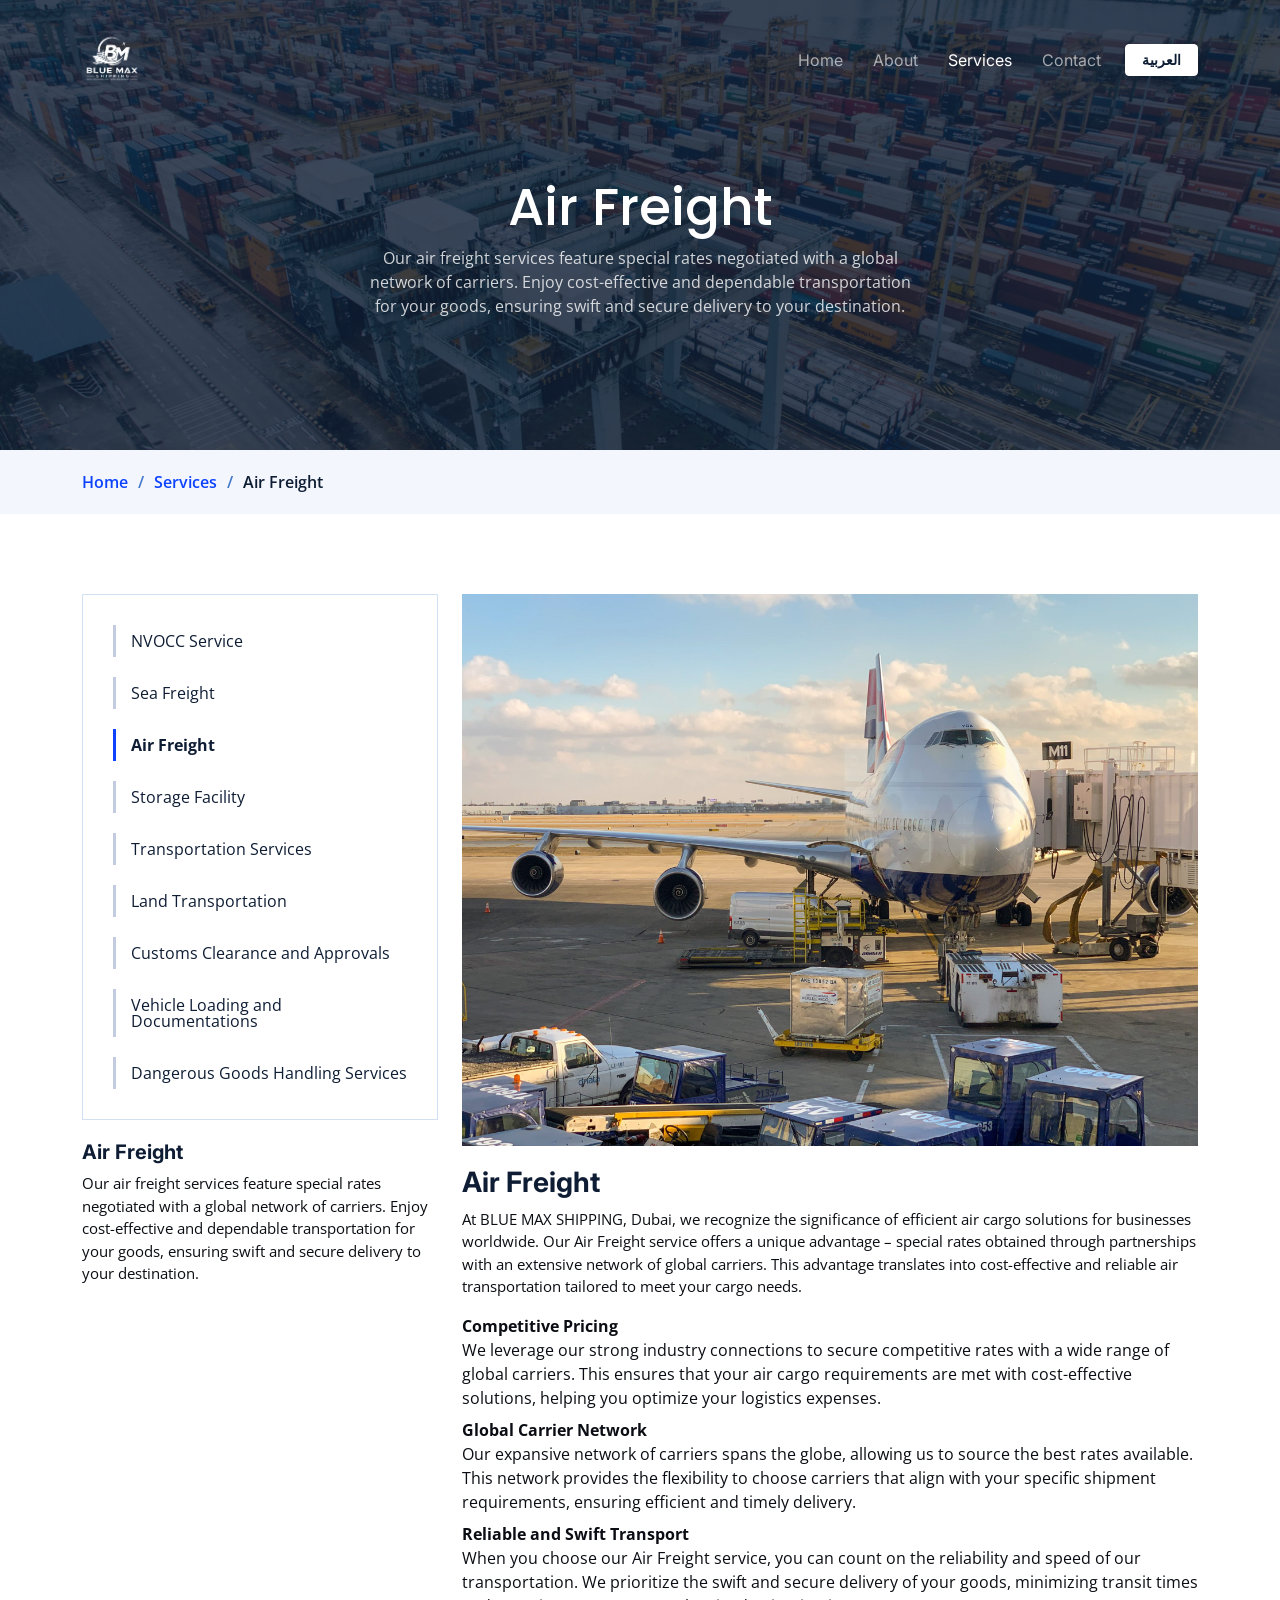
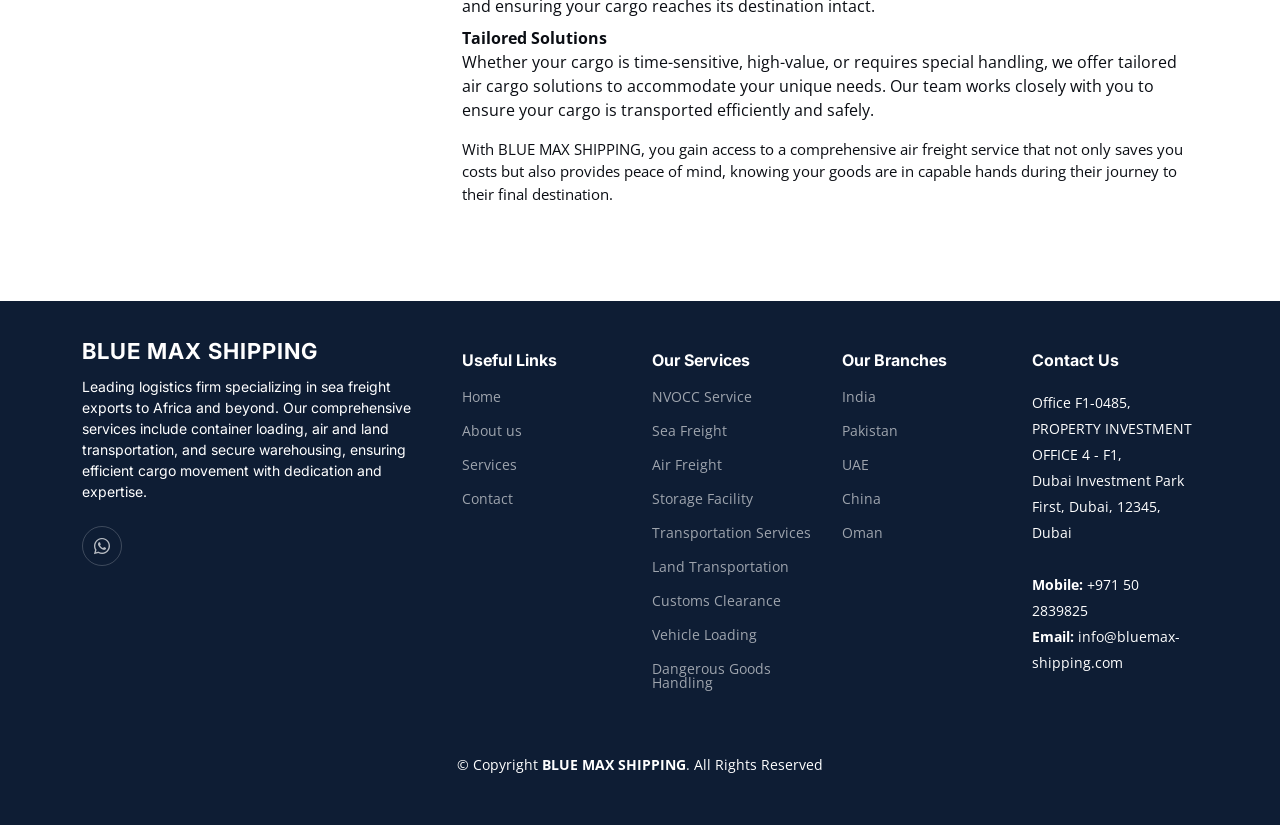
<file: airFreight.html>
<!DOCTYPE html>
<html lang="en">
  <head>
    <meta charset="utf-8" />
    <meta content="width=device-width, initial-scale=1.0" name="viewport" />

    <script>
      (function () {
        try {
          var lang = localStorage.getItem("site-lang") || "en";
          if (lang === "ar") {
            document.documentElement.lang = "ar";
            document.documentElement.dir = "rtl";
            document.documentElement.classList.add("lang-ar");
          }
        } catch (e) {}
        setTimeout(function () {
          document.documentElement.classList.add("i18n-ready");
        }, 2000);
      })();
    </script>

    <title>BLUE MAX</title>
    <meta content="" name="description" />
    <meta content="" name="keywords" />

    <!-- Favicons -->
    <link href="assets/img/logo111.png" rel="icon" />

    <!-- Google Fonts -->
    <link rel="preconnect" href="https://fonts.googleapis.com" />
    <link rel="preconnect" href="https://fonts.gstatic.com" crossorigin />
    <link
      href="https://fonts.googleapis.com/css2?family=Open+Sans:ital,wght@0,300;0,400;0,500;0,600;0,700;1,300;1,400;1,600;1,700&family=Poppins:ital,wght@0,300;0,400;0,500;0,600;0,700;1,300;1,400;1,500;1,600;1,700&family=Inter:ital,wght@0,300;0,400;0,500;0,600;0,700;1,300;1,400;1,500;1,600;1,700&display=swap"
      rel="stylesheet"
    />

    <!-- Vendor CSS Files -->
    <link
      href="assets/vendor/bootstrap/css/bootstrap.min.css"
      rel="stylesheet"
    />
    <link
      href="assets/vendor/bootstrap-icons/bootstrap-icons.css"
      rel="stylesheet"
    />
    <link
      href="assets/vendor/fontawesome-free/css/all.min.css"
      rel="stylesheet"
    />
    <link
      href="assets/vendor/glightbox/css/glightbox.min.css"
      rel="stylesheet"
    />
    <link href="assets/vendor/swiper/swiper-bundle.min.css" rel="stylesheet" />
    <link href="assets/vendor/aos/aos.css" rel="stylesheet" />

    <!-- Template Main CSS File -->
    <link href="assets/css/main.css" rel="stylesheet" />
  </head>

  <body>
    <!-- ======= Header ======= -->
    <header id="header" class="header d-flex align-items-center fixed-top">
      <div
        class="container-fluid container-xl d-flex align-items-center justify-content-between"
      >
        <a href="index.html" class="logo d-flex align-items-center">
          <!-- Uncomment the line below if you also wish to use an image logo -->
          <img src="assets/img/logo111.png" alt="" />
          <!-- <h1>Logis</h1> -->
        </a>

        <i class="mobile-nav-toggle mobile-nav-show bi bi-list"></i>
        <i class="mobile-nav-toggle mobile-nav-hide d-none bi bi-x"></i>
        <nav id="navbar" class="navbar">
          <ul>
            <li><a href="index.html">Home</a></li>
            <li><a href="about.html">About</a></li>
            <li><a href="services.html" class="active">Services</a></li>
            <li><a href="contact.html">Contact</a></li>
          </ul>
        </nav>
        <!-- .navbar -->
      </div>
    </header>
    <!-- End Header -->

    <main id="main">
      <!-- ======= Breadcrumbs ======= -->
      <div class="breadcrumbs">
        <div
          class="page-header d-flex align-items-center"
          style="background-image: url('assets/img/page-header.jpg')"
        >
          <div class="container position-relative">
            <div class="row d-flex justify-content-center">
              <div class="col-lg-6 text-center">
                <h2>Air Freight</h2>
                <p>
                  Our air freight services feature special rates negotiated with
                  a global network of carriers. Enjoy cost-effective and
                  dependable transportation for your goods, ensuring swift and
                  secure delivery to your destination.
                </p>
              </div>
            </div>
          </div>
        </div>
        <nav>
          <div class="container">
            <ol>
              <li><a href="index.html">Home</a></li>
              <li><a href="services.html">Services</a></li>
              <li>Air Freight</li>
            </ol>
          </div>
        </nav>
      </div>
      <!-- End Breadcrumbs -->

      <!-- ======= Service Details Section ======= -->
      <section id="service-details" class="service-details">
        <div class="container" data-aos="fade-up">
          <div class="row gy-4">
            <div class="col-lg-4">
              <div class="services-list">
                <a href="groupageLoading.html">NVOCC Service</a>
                <a href="seaFreight.html">Sea Freight</a>
                <a href="airFreight.html" class="active">Air Freight</a>
                <a href="storageFacility.html">Storage Facility</a>
                <a href="transportationService.html">Transportation Services</a>
                <a href="landTransportation.html">Land Transportation</a>
                <a href="customsClearance.html"
                  >Customs Clearance and Approvals</a
                >
                <a href="vehicleLoading.html"
                  >Vehicle Loading and Documentations</a
                >
                <a href="dangerousGoodsHandling.html"
                  >Dangerous Goods Handling Services</a
                >
              </div>

              <h4>Air Freight</h4>
              <p>
                Our air freight services feature special rates negotiated with a
                global network of carriers. Enjoy cost-effective and dependable
                transportation for your goods, ensuring swift and secure
                delivery to your destination.
              </p>
            </div>

            <div class="col-lg-8">
              <img
                src="assets/img/air-Freight1.jpg"
                alt=""
                class="img-fluid services-img"
              />
              <h3>Air Freight</h3>
              <p>
                At BLUE MAX SHIPPING, Dubai, we recognize the
                significance of efficient air cargo solutions for businesses
                worldwide. Our Air Freight service offers a unique advantage –
                special rates obtained through partnerships with an extensive
                network of global carriers. This advantage translates into
                cost-effective and reliable air transportation tailored to meet
                your cargo needs.
              </p>
              <dl>
                <dt>Competitive Pricing</dt>
                <dd>
                  We leverage our strong industry connections to secure
                  competitive rates with a wide range of global carriers. This
                  ensures that your air cargo requirements are met with
                  cost-effective solutions, helping you optimize your logistics
                  expenses.
                </dd>

                <dt>Global Carrier Network</dt>
                <dd>
                  Our expansive network of carriers spans the globe, allowing us
                  to source the best rates available. This network provides the
                  flexibility to choose carriers that align with your specific
                  shipment requirements, ensuring efficient and timely delivery.
                </dd>

                <dt>Reliable and Swift Transport</dt>
                <dd>
                  When you choose our Air Freight service, you can count on the
                  reliability and speed of our transportation. We prioritize the
                  swift and secure delivery of your goods, minimizing transit
                  times and ensuring your cargo reaches its destination intact.
                </dd>

                <dt>Tailored Solutions</dt>
                <dd>
                  Whether your cargo is time-sensitive, high-value, or requires
                  special handling, we offer tailored air cargo solutions to
                  accommodate your unique needs. Our team works closely with you
                  to ensure your cargo is transported efficiently and safely.
                </dd>
              </dl>
              <p>
                With BLUE MAX SHIPPING, you gain access to a
                comprehensive air freight service that not only saves you costs
                but also provides peace of mind, knowing your goods are in
                capable hands during their journey to their final destination.
              </p>
            </div>
          </div>
        </div>
      </section>
      <!-- End Service Details Section -->
    </main>
    <!-- End #main -->

    <!-- ======= Footer ======= -->
    <footer id="footer" class="footer">
      <div class="container">
        <div class="row gy-4">
          <div class="col-lg-4 col-md-12 footer-info">
            <a href="index.html" class="logo d-flex align-items-center">
              <span>BLUE MAX SHIPPING</span>
            </a>
            <p>
              Leading logistics firm specializing in sea freight exports to
              Africa and beyond. Our comprehensive services include container
              loading, air and land transportation, and secure warehousing,
              ensuring efficient cargo movement with dedication and expertise.
            </p>
            <div class="social-links d-flex mt-4">
              <!-- <a href="https://www.facebook.com/p/blue-max-service-LLC-100084351562903" class="facebook"><i class="bi bi-facebook"></i></a> -->
              <a href="https://wa.me/971502839825" class="whatsapp" target="_blank" rel="noopener noreferrer"><i class="bi bi-whatsapp"></i></a>
            </div>
          </div>

          <div class="col-lg-2 col-6 footer-links">
            <h4>Useful Links</h4>
            <ul>
              <li><a href="index.html">Home</a></li>
              <li><a href="about.html">About us</a></li>
              <li><a href="services.html">Services</a></li>
              <li><a href="contact.html">Contact</a></li>
            </ul>
          </div>

          <div class="col-lg-2 col-6 footer-links">
            <h4>Our Services</h4>
            <ul>
              <li><a href="groupageLoading.html">NVOCC Service</a></li>
              <li><a href="seaFreight.html">Sea Freight</a></li>
              <li><a href="airFreight.html">Air Freight</a></li>
              <li><a href="storageFacility.html">Storage Facility</a></li>
              <li>
                <a href="transportationService.html">Transportation Services</a>
              </li>
              <li><a href="landTransportation.html">Land Transportation</a></li>
              <li><a href="customsClearance.html">Customs Clearance</a></li>
              <li><a href="vehicleLoading.html">Vehicle Loading</a></li>
              <li>
                <a href="dangerousGoodsHandling.html"
                  >Dangerous Goods Handling
                </a>
              </li>
            </ul>
          </div>

          <div class="col-lg-2 col-6 footer-links">
            <h4>Our Branches</h4>
            <ul>
              <li><span>India</span></li>
              <li><span>Pakistan</span></li>
              <li><span>UAE</span></li>
              <li><span>China</span></li>
              <li><span>Oman</span></li>
            </ul>
          </div>

          <div
            class="col-lg-2 col-md-12 footer-contact text-center text-md-start"
          >
            <h4>Contact Us</h4>
            <p>
              Office F1-0485, <br />
              PROPERTY INVESTMENT  OFFICE 4 - F1, <br />
              Dubai Investment Park First, Dubai, 12345, Dubai<br /><br />
              <strong>Mobile:</strong> +971 50 2839825<br />
              <!-- <strong>Landline:</strong> +971 4 321 8658<br /> -->
              <strong>Email:</strong> info@bluemax-shipping.com<br />
            </p>
          </div>
        </div>
      </div>

      <div class="container mt-4">
        <div class="copyright">
          &copy; Copyright
          <strong
            ><span
              ><a href="index.html" style="color: white"
                >BLUE MAX SHIPPING</a
              ></span
            ></strong
          >. All Rights Reserved
        </div>
      </div>
    </footer>
    <!-- End Footer -->

    <a
      href="#"
      class="scroll-top d-flex align-items-center justify-content-center"
      ><i class="bi bi-arrow-up-short"></i
    ></a>
    <div id="preloader"></div>

    <!-- Vendor JS Files -->
    <script src="assets/vendor/bootstrap/js/bootstrap.bundle.min.js"></script>
    <script src="assets/vendor/purecounter/purecounter_vanilla.js"></script>
    <script src="assets/vendor/glightbox/js/glightbox.min.js"></script>
    <script src="assets/vendor/swiper/swiper-bundle.min.js"></script>
    <script src="assets/vendor/aos/aos.js"></script>
    <script src="assets/vendor/php-email-form/validate.js"></script>

    <!-- Template Main JS File -->
    <script src="assets/js/main.js"></script>
    <script src="assets/js/i18n.js"></script>
  </body>
</html>
</file>
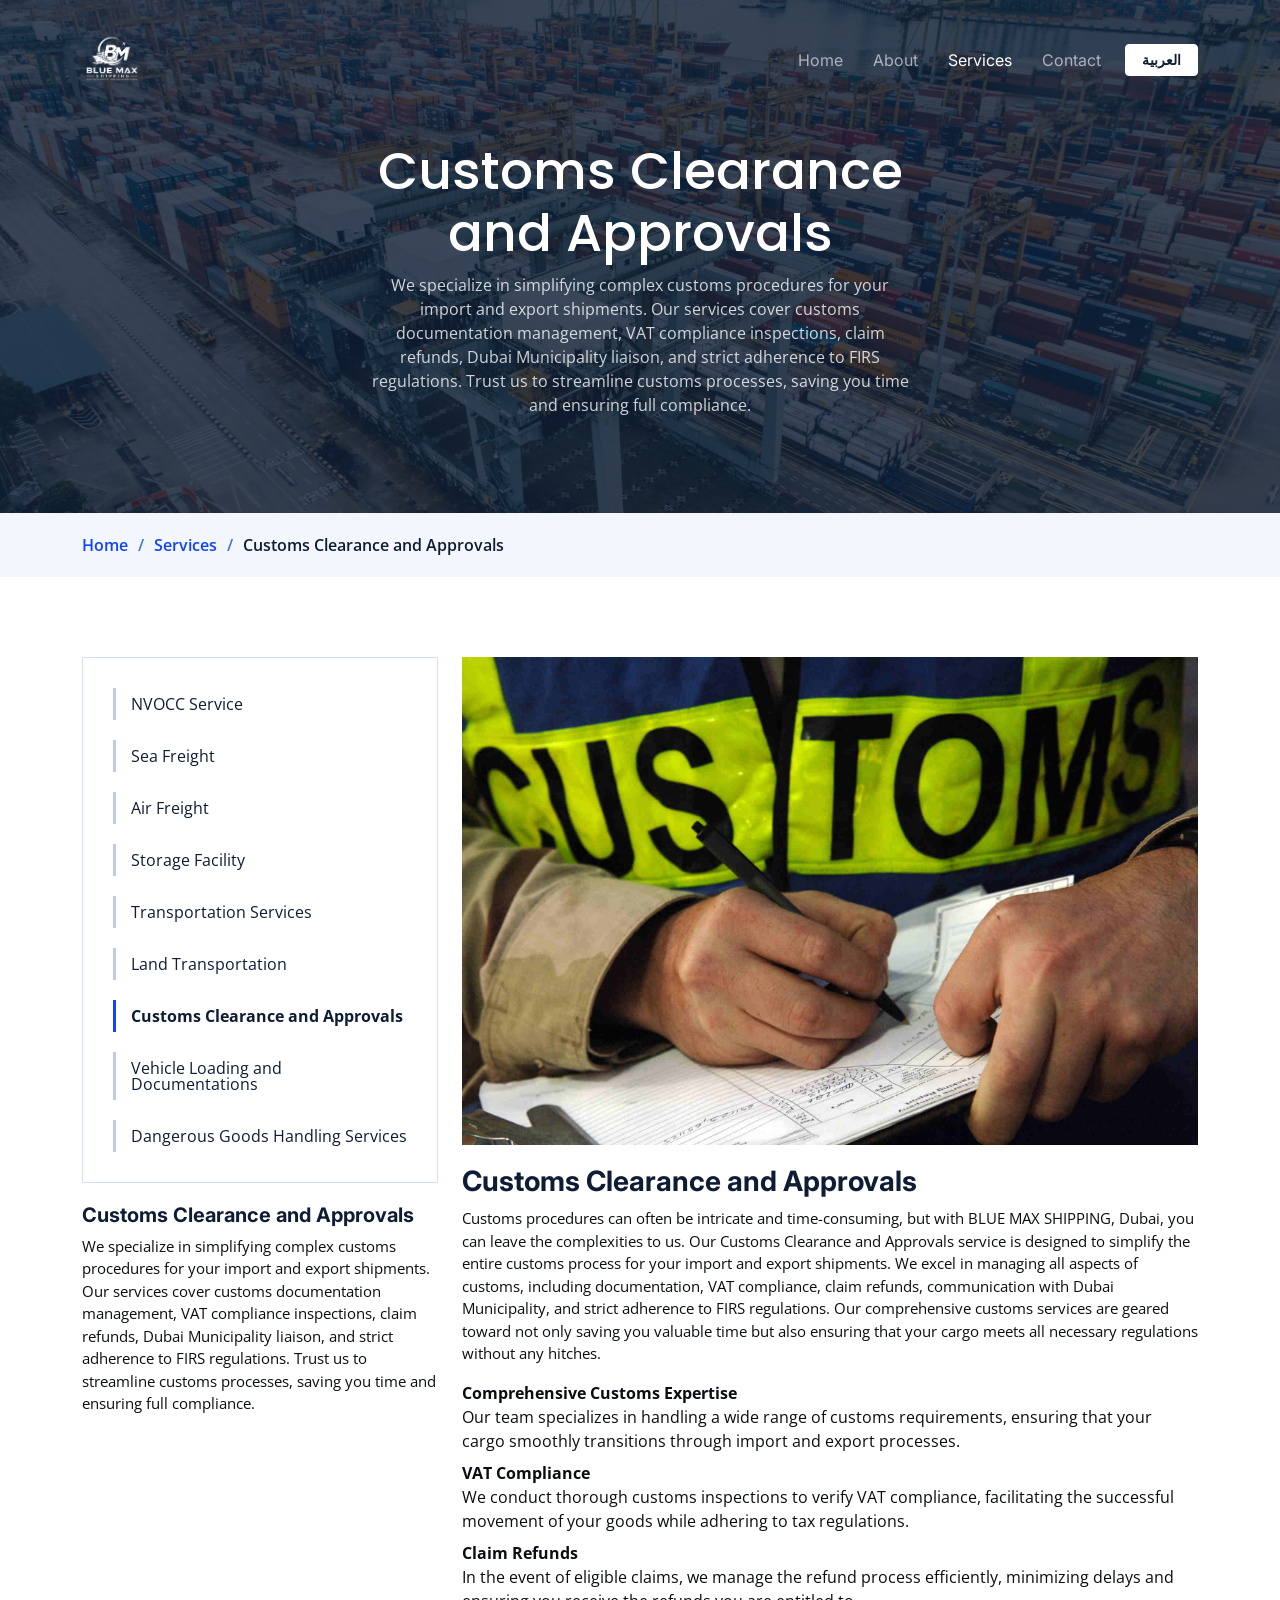
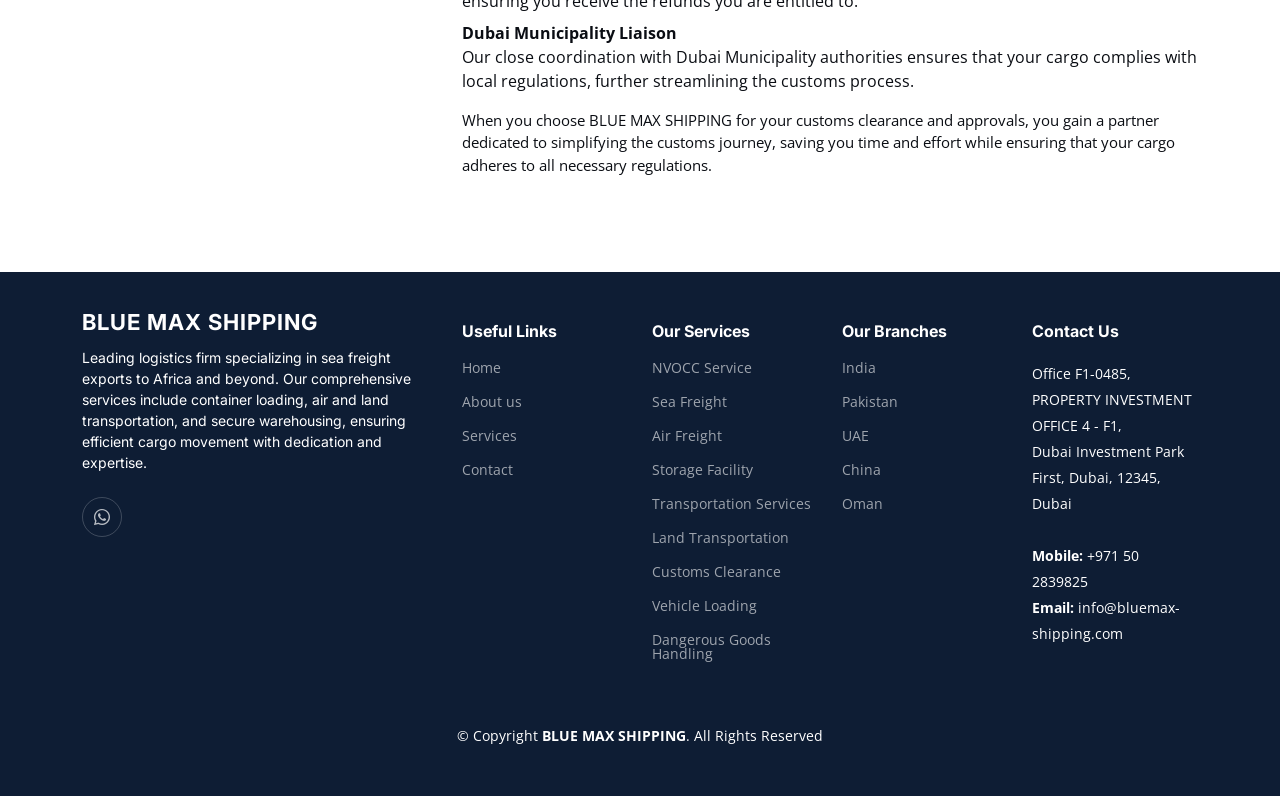
<file: customsClearance.html>
<!DOCTYPE html>
<html lang="en">
  <head>
    <meta charset="utf-8" />
    <meta content="width=device-width, initial-scale=1.0" name="viewport" />

    <script>
      (function () {
        try {
          var lang = localStorage.getItem("site-lang") || "en";
          if (lang === "ar") {
            document.documentElement.lang = "ar";
            document.documentElement.dir = "rtl";
            document.documentElement.classList.add("lang-ar");
          }
        } catch (e) {}
        setTimeout(function () {
          document.documentElement.classList.add("i18n-ready");
        }, 2000);
      })();
    </script>

    <title>BLUE MAX</title>
    <meta content="" name="description" />
    <meta content="" name="keywords" />

    <!-- Favicons -->
    <link href="assets/img/logo111.png" rel="icon" />

    <!-- Google Fonts -->
    <link rel="preconnect" href="https://fonts.googleapis.com" />
    <link rel="preconnect" href="https://fonts.gstatic.com" crossorigin />
    <link
      href="https://fonts.googleapis.com/css2?family=Open+Sans:ital,wght@0,300;0,400;0,500;0,600;0,700;1,300;1,400;1,600;1,700&family=Poppins:ital,wght@0,300;0,400;0,500;0,600;0,700;1,300;1,400;1,500;1,600;1,700&family=Inter:ital,wght@0,300;0,400;0,500;0,600;0,700;1,300;1,400;1,500;1,600;1,700&display=swap"
      rel="stylesheet"
    />

    <!-- Vendor CSS Files -->
    <link
      href="assets/vendor/bootstrap/css/bootstrap.min.css"
      rel="stylesheet"
    />
    <link
      href="assets/vendor/bootstrap-icons/bootstrap-icons.css"
      rel="stylesheet"
    />
    <link
      href="assets/vendor/fontawesome-free/css/all.min.css"
      rel="stylesheet"
    />
    <link
      href="assets/vendor/glightbox/css/glightbox.min.css"
      rel="stylesheet"
    />
    <link href="assets/vendor/swiper/swiper-bundle.min.css" rel="stylesheet" />
    <link href="assets/vendor/aos/aos.css" rel="stylesheet" />

    <!-- Template Main CSS File -->
    <link href="assets/css/main.css" rel="stylesheet" />
  </head>

  <body>
    <!-- ======= Header ======= -->
    <header id="header" class="header d-flex align-items-center fixed-top">
      <div
        class="container-fluid container-xl d-flex align-items-center justify-content-between"
      >
        <a href="index.html" class="logo d-flex align-items-center">
          <!-- Uncomment the line below if you also wish to use an image logo -->
          <img src="assets/img/logo111.png" alt="" />
          <!-- <h1>Logis</h1> -->
        </a>

        <i class="mobile-nav-toggle mobile-nav-show bi bi-list"></i>
        <i class="mobile-nav-toggle mobile-nav-hide d-none bi bi-x"></i>
        <nav id="navbar" class="navbar">
          <ul>
            <li><a href="index.html">Home</a></li>
            <li><a href="about.html">About</a></li>
            <li><a href="services.html" class="active">Services</a></li>
            <li><a href="contact.html">Contact</a></li>
          </ul>
        </nav>
        <!-- .navbar -->
      </div>
    </header>
    <!-- End Header -->

    <main id="main">
      <!-- ======= Breadcrumbs ======= -->
      <div class="breadcrumbs">
        <div
          class="page-header d-flex align-items-center"
          style="background-image: url('assets/img/page-header.jpg')"
        >
          <div class="container position-relative">
            <div class="row d-flex justify-content-center">
              <div class="col-lg-6 text-center">
                <h2>Customs Clearance and Approvals</h2>
                <p>
                  We specialize in simplifying complex customs procedures for
                  your import and export shipments. Our services cover customs
                  documentation management, VAT compliance inspections, claim
                  refunds, Dubai Municipality liaison, and strict adherence to
                  FIRS regulations. Trust us to streamline customs processes,
                  saving you time and ensuring full compliance.
                </p>
              </div>
            </div>
          </div>
        </div>
        <nav>
          <div class="container">
            <ol>
              <li><a href="index.html">Home</a></li>
              <li><a href="services.html">Services</a></li>
              <li>Customs Clearance and Approvals</li>
            </ol>
          </div>
        </nav>
      </div>
      <!-- End Breadcrumbs -->

      <!-- ======= Service Details Section ======= -->
      <section id="service-details" class="service-details">
        <div class="container" data-aos="fade-up">
          <div class="row gy-4">
            <div class="col-lg-4">
              <div class="services-list">
                <a href="groupageLoading.html">NVOCC Service</a>
                <a href="seaFreight.html">Sea Freight</a>
                <a href="airFreight.html">Air Freight</a>
                <a href="storageFacility.html">Storage Facility</a>
                <a href="transportationService.html">Transportation Services</a>
                <a href="landTransportation.html">Land Transportation</a>
                <a href="customsClearance.html" class="active"
                  >Customs Clearance and Approvals</a
                >
                <a href="vehicleLoading.html"
                  >Vehicle Loading and Documentations</a
                >
                <a href="dangerousGoodsHandling.html"
                  >Dangerous Goods Handling Services</a
                >
              </div>

              <h4>Customs Clearance and Approvals</h4>
              <p>
                We specialize in simplifying complex customs procedures for your
                import and export shipments. Our services cover customs
                documentation management, VAT compliance inspections, claim
                refunds, Dubai Municipality liaison, and strict adherence to
                FIRS regulations. Trust us to streamline customs processes,
                saving you time and ensuring full compliance.
              </p>
            </div>

            <div class="col-lg-8">
              <img
                src="assets/img/services/customs-clearance.jpg"
                alt=""
                class="img-fluid services-img"
              />
              <h3>Customs Clearance and Approvals</h3>
              <p>
                Customs procedures can often be intricate and time-consuming,
                but with BLUE MAX SHIPPING, Dubai, you can leave the
                complexities to us. Our Customs Clearance and Approvals service
                is designed to simplify the entire customs process for your
                import and export shipments. We excel in managing all aspects of
                customs, including documentation, VAT compliance, claim refunds,
                communication with Dubai Municipality, and strict adherence to
                FIRS regulations. Our comprehensive customs services are geared
                toward not only saving you valuable time but also ensuring that
                your cargo meets all necessary regulations without any hitches.
              </p>
              <dl>
                <dt>Comprehensive Customs Expertise</dt>
                <dd>
                  Our team specializes in handling a wide range of customs
                  requirements, ensuring that your cargo smoothly transitions
                  through import and export processes.
                </dd>

                <dt>VAT Compliance</dt>
                <dd>
                  We conduct thorough customs inspections to verify VAT
                  compliance, facilitating the successful movement of your goods
                  while adhering to tax regulations.
                </dd>
                <dt>Claim Refunds</dt>
                <dd>
                  In the event of eligible claims, we manage the refund process
                  efficiently, minimizing delays and ensuring you receive the
                  refunds you are entitled to.
                </dd>
                <dt>Dubai Municipality Liaison</dt>
                <dd>
                  Our close coordination with Dubai Municipality authorities
                  ensures that your cargo complies with local regulations,
                  further streamlining the customs process.
                </dd>
              </dl>
              <p>
                When you choose BLUE MAX SHIPPING for your customs
                clearance and approvals, you gain a partner dedicated to
                simplifying the customs journey, saving you time and effort
                while ensuring that your cargo adheres to all necessary
                regulations.
              </p>
            </div>
          </div>
        </div>
      </section>
      <!-- End Service Details Section -->
    </main>
    <!-- End #main -->

    <!-- ======= Footer ======= -->
    <footer id="footer" class="footer">
      <div class="container">
        <div class="row gy-4">
          <div class="col-lg-4 col-md-12 footer-info">
            <a href="index.html" class="logo d-flex align-items-center">
              <span>BLUE MAX SHIPPING</span>
            </a>
            <p>
              Leading logistics firm specializing in sea freight exports to
              Africa and beyond. Our comprehensive services include container
              loading, air and land transportation, and secure warehousing,
              ensuring efficient cargo movement with dedication and expertise.
            </p>
            <div class="social-links d-flex mt-4">
              <a href="https://wa.me/971502839825" class="whatsapp" target="_blank" rel="noopener noreferrer"><i class="bi bi-whatsapp"></i></a>
            </div>
          </div>

          <div class="col-lg-2 col-6 footer-links">
            <h4>Useful Links</h4>
            <ul>
              <li><a href="index.html">Home</a></li>
              <li><a href="about.html">About us</a></li>
              <li><a href="services.html">Services</a></li>
              <li><a href="contact.html">Contact</a></li>
            </ul>
          </div>

          <div class="col-lg-2 col-6 footer-links">
            <h4>Our Services</h4>
            <ul>
              <li><a href="groupageLoading.html">NVOCC Service</a></li>
              <li><a href="seaFreight.html">Sea Freight</a></li>
              <li><a href="airFreight.html">Air Freight</a></li>
              <li><a href="storageFacility.html">Storage Facility</a></li>
              <li>
                <a href="transportationService.html">Transportation Services</a>
              </li>
              <li><a href="landTransportation.html">Land Transportation</a></li>
              <li><a href="customsClearance.html">Customs Clearance</a></li>
              <li><a href="vehicleLoading.html">Vehicle Loading</a></li>
              <li>
                <a href="dangerousGoodsHandling.html"
                  >Dangerous Goods Handling
                </a>
              </li>
            </ul>
          </div>

          <div class="col-lg-2 col-6 footer-links">
            <h4>Our Branches</h4>
            <ul>
              <li><span>India</span></li>
              <li><span>Pakistan</span></li>
              <li><span>UAE</span></li>
              <li><span>China</span></li>
              <li><span>Oman</span></li>
            </ul>
          </div>

          <div
            class="col-lg-2 col-md-12 footer-contact text-center text-md-start"
          >
            <h4>Contact Us</h4>
            <p>
              Office F1-0485, <br />
              PROPERTY INVESTMENT  OFFICE 4 - F1, <br />
              Dubai Investment Park First, Dubai, 12345, Dubai<br /><br />
              <strong>Mobile:</strong> +971 50 2839825<br />
              <!-- <strong>Landline:</strong> +971 4 321 8658<br /> -->
              <strong>Email:</strong> info@bluemax-shipping.com<br />
            </p>
          </div>
        </div>
      </div>

      <div class="container mt-4">
        <div class="copyright">
          &copy; Copyright
          <strong
            ><span
              ><a href="index.html" style="color: white"
                >BLUE MAX SHIPPING</a
              ></span
            ></strong
          >. All Rights Reserved
        </div>
      </div>
    </footer>
    <!-- End Footer -->
    <a
      href="#"
      class="scroll-top d-flex align-items-center justify-content-center"
      ><i class="bi bi-arrow-up-short"></i
    ></a>
    <div id="preloader"></div>

    <!-- Vendor JS Files -->
    <script src="assets/vendor/bootstrap/js/bootstrap.bundle.min.js"></script>
    <script src="assets/vendor/purecounter/purecounter_vanilla.js"></script>
    <script src="assets/vendor/glightbox/js/glightbox.min.js"></script>
    <script src="assets/vendor/swiper/swiper-bundle.min.js"></script>
    <script src="assets/vendor/aos/aos.js"></script>
    <script src="assets/vendor/php-email-form/validate.js"></script>

    <!-- Template Main JS File -->
    <script src="assets/js/main.js"></script>
    <script src="assets/js/i18n.js"></script>
  </body>
</html>
</file>
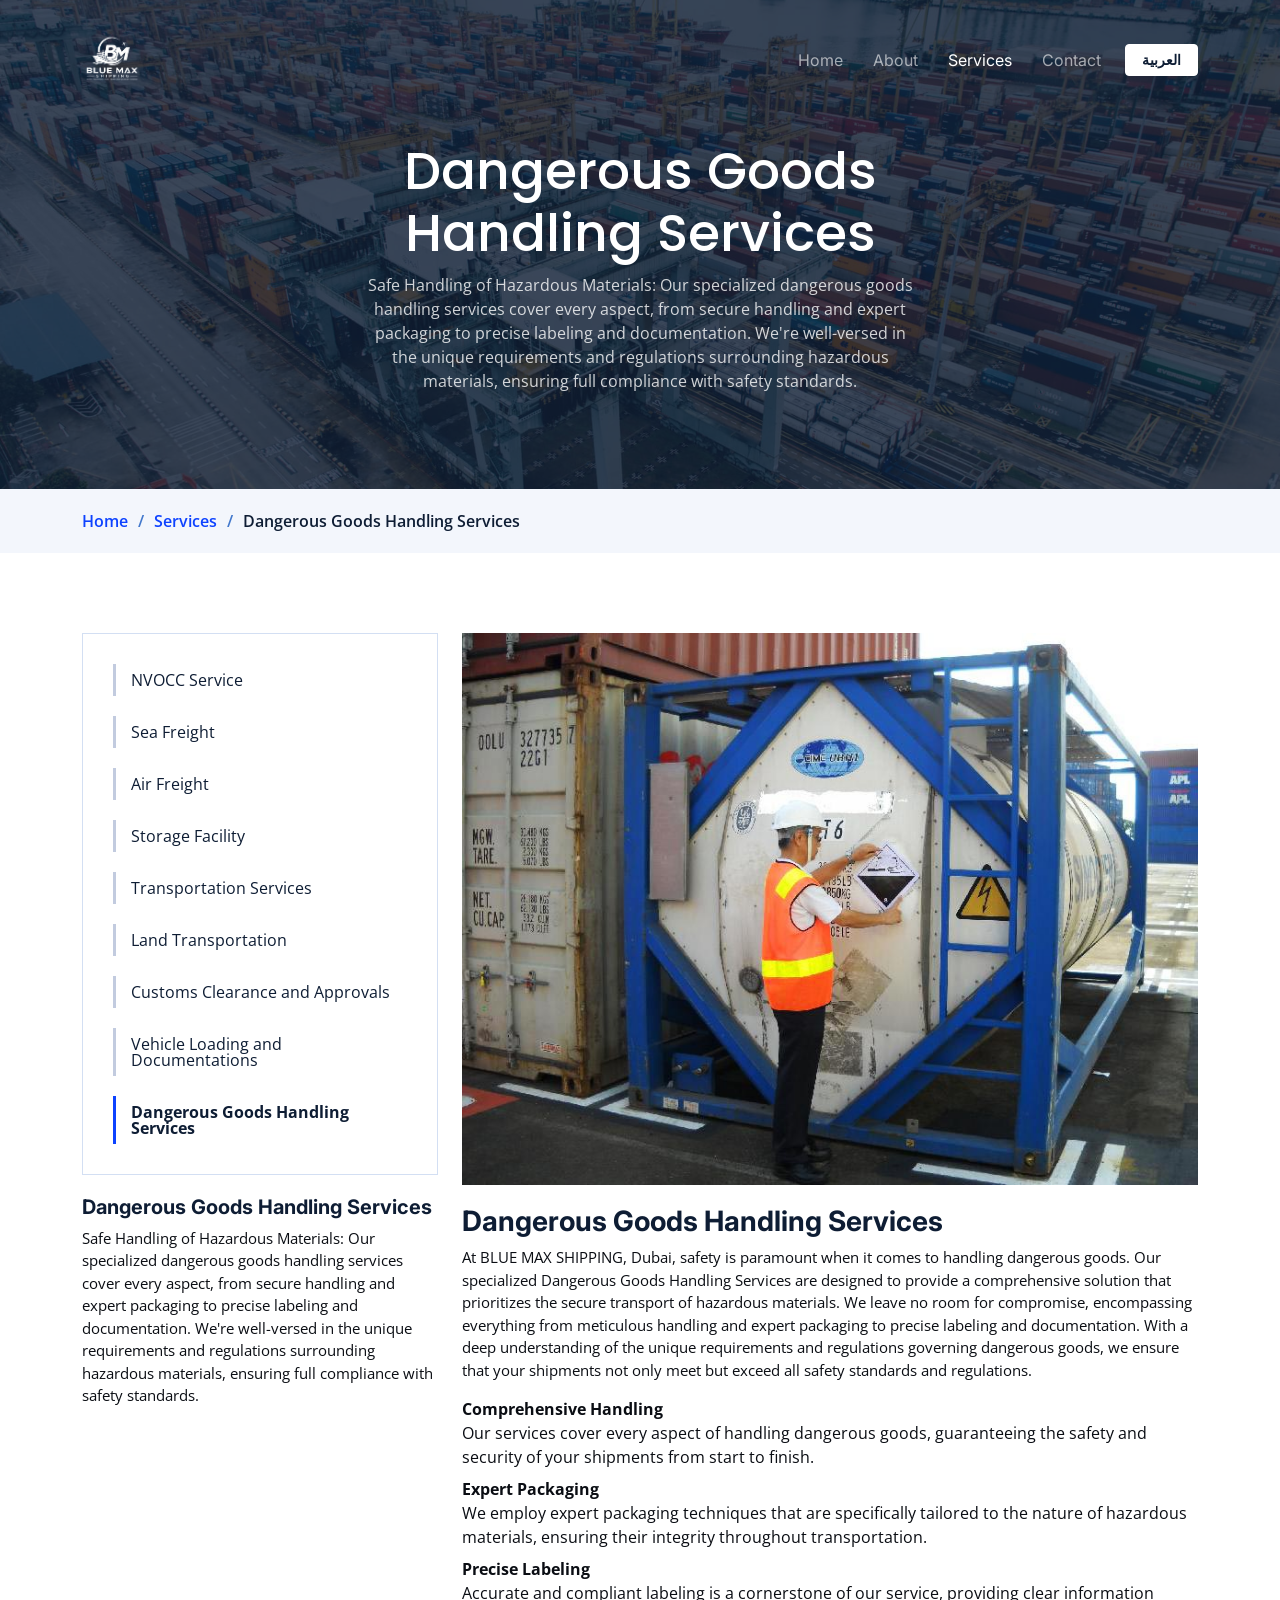
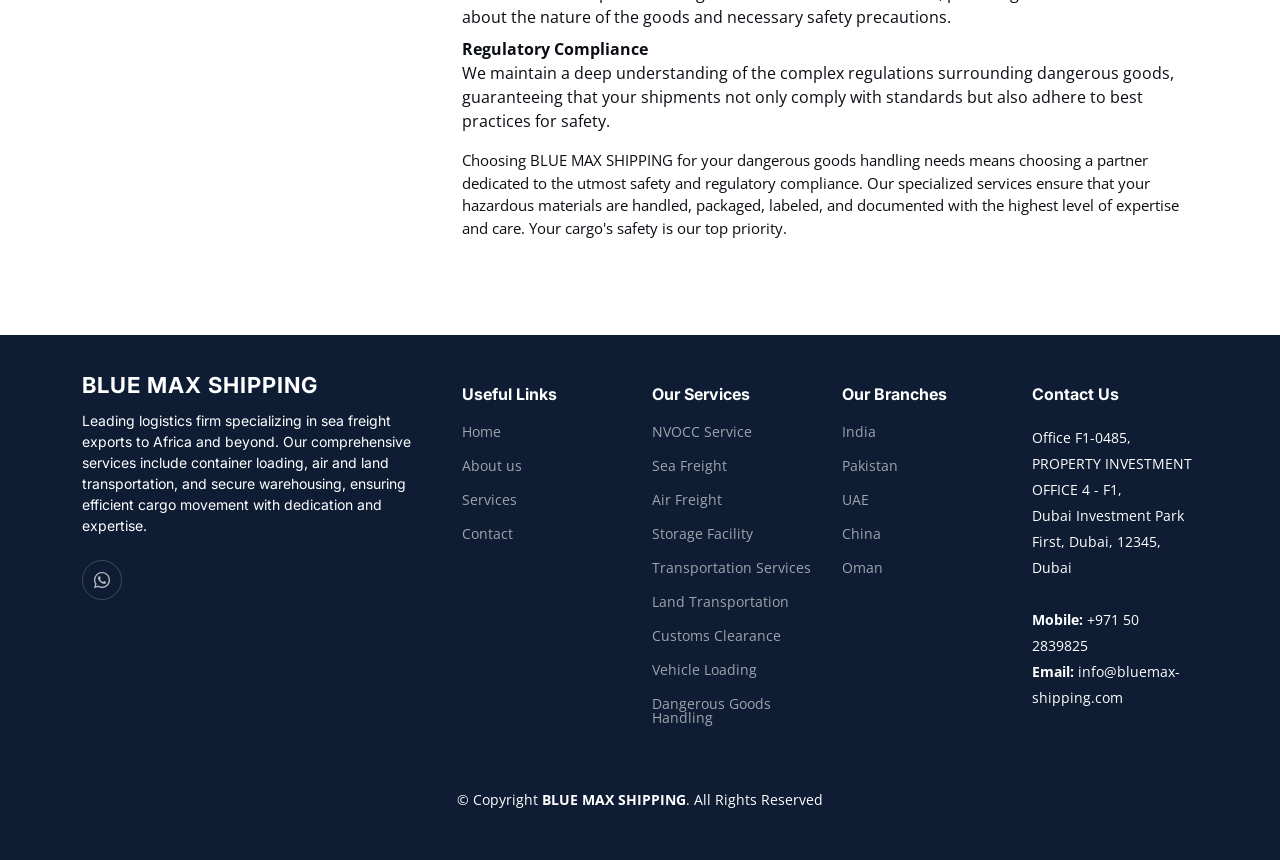
<file: dangerousGoodsHandling.html>
<!DOCTYPE html>
<html lang="en">
  <head>
    <meta charset="utf-8" />
    <meta content="width=device-width, initial-scale=1.0" name="viewport" />

    <script>
      (function () {
        try {
          var lang = localStorage.getItem("site-lang") || "en";
          if (lang === "ar") {
            document.documentElement.lang = "ar";
            document.documentElement.dir = "rtl";
            document.documentElement.classList.add("lang-ar");
          }
        } catch (e) {}
        setTimeout(function () {
          document.documentElement.classList.add("i18n-ready");
        }, 2000);
      })();
    </script>

    <title>BLUE MAX</title>
    <meta content="" name="description" />
    <meta content="" name="keywords" />

    <!-- Favicons -->
    <link href="assets/img/logo111.png" rel="icon" />

    <!-- Google Fonts -->
    <link rel="preconnect" href="https://fonts.googleapis.com" />
    <link rel="preconnect" href="https://fonts.gstatic.com" crossorigin />
    <link
      href="https://fonts.googleapis.com/css2?family=Open+Sans:ital,wght@0,300;0,400;0,500;0,600;0,700;1,300;1,400;1,600;1,700&family=Poppins:ital,wght@0,300;0,400;0,500;0,600;0,700;1,300;1,400;1,500;1,600;1,700&family=Inter:ital,wght@0,300;0,400;0,500;0,600;0,700;1,300;1,400;1,500;1,600;1,700&display=swap"
      rel="stylesheet"
    />

    <!-- Vendor CSS Files -->
    <link
      href="assets/vendor/bootstrap/css/bootstrap.min.css"
      rel="stylesheet"
    />
    <link
      href="assets/vendor/bootstrap-icons/bootstrap-icons.css"
      rel="stylesheet"
    />
    <link
      href="assets/vendor/fontawesome-free/css/all.min.css"
      rel="stylesheet"
    />
    <link
      href="assets/vendor/glightbox/css/glightbox.min.css"
      rel="stylesheet"
    />
    <link href="assets/vendor/swiper/swiper-bundle.min.css" rel="stylesheet" />
    <link href="assets/vendor/aos/aos.css" rel="stylesheet" />

    <!-- Template Main CSS File -->
    <link href="assets/css/main.css" rel="stylesheet" />
  </head>

  <body>
    <!-- ======= Header ======= -->
    <header id="header" class="header d-flex align-items-center fixed-top">
      <div
        class="container-fluid container-xl d-flex align-items-center justify-content-between"
      >
        <a href="index.html" class="logo d-flex align-items-center">
          <!-- Uncomment the line below if you also wish to use an image logo -->
          <img src="assets/img/logo111.png" alt="" />
          <!-- <h1>Logis</h1> -->
        </a>

        <i class="mobile-nav-toggle mobile-nav-show bi bi-list"></i>
        <i class="mobile-nav-toggle mobile-nav-hide d-none bi bi-x"></i>
        <nav id="navbar" class="navbar">
          <ul>
            <li><a href="index.html">Home</a></li>
            <li><a href="about.html">About</a></li>
            <li><a href="services.html" class="active">Services</a></li>
            <li><a href="contact.html">Contact</a></li>
          </ul>
        </nav>
        <!-- .navbar -->
      </div>
    </header>
    <!-- End Header -->

    <main id="main">
      <!-- ======= Breadcrumbs ======= -->
      <div class="breadcrumbs">
        <div
          class="page-header d-flex align-items-center"
          style="background-image: url('assets/img/page-header.jpg')"
        >
          <div class="container position-relative">
            <div class="row d-flex justify-content-center">
              <div class="col-lg-6 text-center">
                <h2>Dangerous Goods Handling Services</h2>
                <p>
                  Safe Handling of Hazardous Materials: Our specialized
                  dangerous goods handling services cover every aspect, from
                  secure handling and expert packaging to precise labeling and
                  documentation. We're well-versed in the unique requirements
                  and regulations surrounding hazardous materials, ensuring full
                  compliance with safety standards.
                </p>
              </div>
            </div>
          </div>
        </div>
        <nav>
          <div class="container">
            <ol>
              <li><a href="index.html">Home</a></li>
              <li><a href="services.html">Services</a></li>
              <li>Dangerous Goods Handling Services</li>
            </ol>
          </div>
        </nav>
      </div>
      <!-- End Breadcrumbs -->

      <!-- ======= Service Details Section ======= -->
      <section id="service-details" class="service-details">
        <div class="container" data-aos="fade-up">
          <div class="row gy-4">
            <div class="col-lg-4">
              <div class="services-list">
                <a href="groupageLoading.html">NVOCC Service</a>
                <a href="seaFreight.html">Sea Freight</a>
                <a href="airFreight.html">Air Freight</a>
                <a href="storageFacility.html">Storage Facility</a>
                <a href="transportationService.html">Transportation Services</a>
                <a href="landTransportation.html">Land Transportation</a>
                <a href="customsClearance.html"
                  >Customs Clearance and Approvals</a
                >
                <a href="vehicleLoading.html"
                  >Vehicle Loading and Documentations</a
                >
                <a href="dangerousGoodsHandling.html" class="active"
                  >Dangerous Goods Handling Services</a
                >
              </div>

              <h4>Dangerous Goods Handling Services</h4>
              <p>
                Safe Handling of Hazardous Materials: Our specialized dangerous
                goods handling services cover every aspect, from secure handling
                and expert packaging to precise labeling and documentation.
                We're well-versed in the unique requirements and regulations
                surrounding hazardous materials, ensuring full compliance with
                safety standards.
              </p>
            </div>

            <div class="col-lg-8">
              <img
                src="assets/img/services/dangers-goods.jpg"
                alt=""
                class="img-fluid services-img"
              />
              <h3>Dangerous Goods Handling Services</h3>
              <p>
                At BLUE MAX SHIPPING, Dubai, safety is paramount when
                it comes to handling dangerous goods. Our specialized Dangerous
                Goods Handling Services are designed to provide a comprehensive
                solution that prioritizes the secure transport of hazardous
                materials. We leave no room for compromise, encompassing
                everything from meticulous handling and expert packaging to
                precise labeling and documentation. With a deep understanding of
                the unique requirements and regulations governing dangerous
                goods, we ensure that your shipments not only meet but exceed
                all safety standards and regulations.
              </p>
              <dl>
                <dt>Comprehensive Handling</dt>
                <dd>
                  Our services cover every aspect of handling dangerous goods,
                  guaranteeing the safety and security of your shipments from
                  start to finish.
                </dd>

                <dt>Expert Packaging</dt>
                <dd>
                  We employ expert packaging techniques that are specifically
                  tailored to the nature of hazardous materials, ensuring their
                  integrity throughout transportation.
                </dd>
                <dt>Precise Labeling</dt>
                <dd>
                  Accurate and compliant labeling is a cornerstone of our
                  service, providing clear information about the nature of the
                  goods and necessary safety precautions.
                </dd>
                <dt>Regulatory Compliance</dt>
                <dd>
                  We maintain a deep understanding of the complex regulations
                  surrounding dangerous goods, guaranteeing that your shipments
                  not only comply with standards but also adhere to best
                  practices for safety.
                </dd>
              </dl>
              <p>
                Choosing BLUE MAX SHIPPING for your dangerous goods
                handling needs means choosing a partner dedicated to the utmost
                safety and regulatory compliance. Our specialized services
                ensure that your hazardous materials are handled, packaged,
                labeled, and documented with the highest level of expertise and
                care. Your cargo's safety is our top priority.
              </p>
            </div>
          </div>
        </div>
      </section>
      <!-- End Service Details Section -->
    </main>
    <!-- End #main -->

    <!-- ======= Footer ======= -->
    <footer id="footer" class="footer">
      <div class="container">
        <div class="row gy-4">
          <div class="col-lg-4 col-md-12 footer-info">
            <a href="index.html" class="logo d-flex align-items-center">
              <span>BLUE MAX SHIPPING</span>
            </a>
            <p>
              Leading logistics firm specializing in sea freight exports to
              Africa and beyond. Our comprehensive services include container
              loading, air and land transportation, and secure warehousing,
              ensuring efficient cargo movement with dedication and expertise.
            </p>
            <div class="social-links d-flex mt-4">
              <a href="https://wa.me/971502839825" class="whatsapp" target="_blank" rel="noopener noreferrer"><i class="bi bi-whatsapp"></i></a>
            </div>
          </div>

          <div class="col-lg-2 col-6 footer-links">
            <h4>Useful Links</h4>
            <ul>
              <li><a href="index.html">Home</a></li>
              <li><a href="about.html">About us</a></li>
              <li><a href="services.html">Services</a></li>
              <li><a href="contact.html">Contact</a></li>
            </ul>
          </div>

          <div class="col-lg-2 col-6 footer-links">
            <h4>Our Services</h4>
            <ul>
              <li><a href="groupageLoading.html">NVOCC Service</a></li>
              <li><a href="seaFreight.html">Sea Freight</a></li>
              <li><a href="airFreight.html">Air Freight</a></li>
              <li><a href="storageFacility.html">Storage Facility</a></li>
              <li>
                <a href="transportationService.html">Transportation Services</a>
              </li>
              <li><a href="landTransportation.html">Land Transportation</a></li>
              <li><a href="customsClearance.html">Customs Clearance</a></li>
              <li><a href="vehicleLoading.html">Vehicle Loading</a></li>
              <li>
                <a href="dangerousGoodsHandling.html"
                  >Dangerous Goods Handling
                </a>
              </li>
            </ul>
          </div>

          <div class="col-lg-2 col-6 footer-links">
            <h4>Our Branches</h4>
            <ul>
              <li><span>India</span></li>
              <li><span>Pakistan</span></li>
              <li><span>UAE</span></li>
              <li><span>China</span></li>
              <li><span>Oman</span></li>
            </ul>
          </div>

          <div
            class="col-lg-2 col-md-12 footer-contact text-center text-md-start"
          >
            <h4>Contact Us</h4>
            <p>
              Office F1-0485, <br />
              PROPERTY INVESTMENT  OFFICE 4 - F1, <br />
              Dubai Investment Park First, Dubai, 12345, Dubai<br /><br />
              <strong>Mobile:</strong> +971 50 2839825<br />
              <!-- <strong>Landline:</strong> +971 4 321 8658<br /> -->
              <strong>Email:</strong> info@bluemax-shipping.com<br />
            </p>
          </div>
        </div>
      </div>

      <div class="container mt-4">
        <div class="copyright">
          &copy; Copyright
          <strong
            ><span
              ><a href="index.html" style="color: white"
                >BLUE MAX SHIPPING</a
              ></span
            ></strong
          >. All Rights Reserved
        </div>
      </div>
    </footer>
    <!-- End Footer -->

    <a
      href="#"
      class="scroll-top d-flex align-items-center justify-content-center"
      ><i class="bi bi-arrow-up-short"></i
    ></a>
    <div id="preloader"></div>

    <!-- Vendor JS Files -->
    <script src="assets/vendor/bootstrap/js/bootstrap.bundle.min.js"></script>
    <script src="assets/vendor/purecounter/purecounter_vanilla.js"></script>
    <script src="assets/vendor/glightbox/js/glightbox.min.js"></script>
    <script src="assets/vendor/swiper/swiper-bundle.min.js"></script>
    <script src="assets/vendor/aos/aos.js"></script>
    <script src="assets/vendor/php-email-form/validate.js"></script>

    <!-- Template Main JS File -->
    <script src="assets/js/main.js"></script>
    <script src="assets/js/i18n.js"></script>
  </body>
</html>
</file>
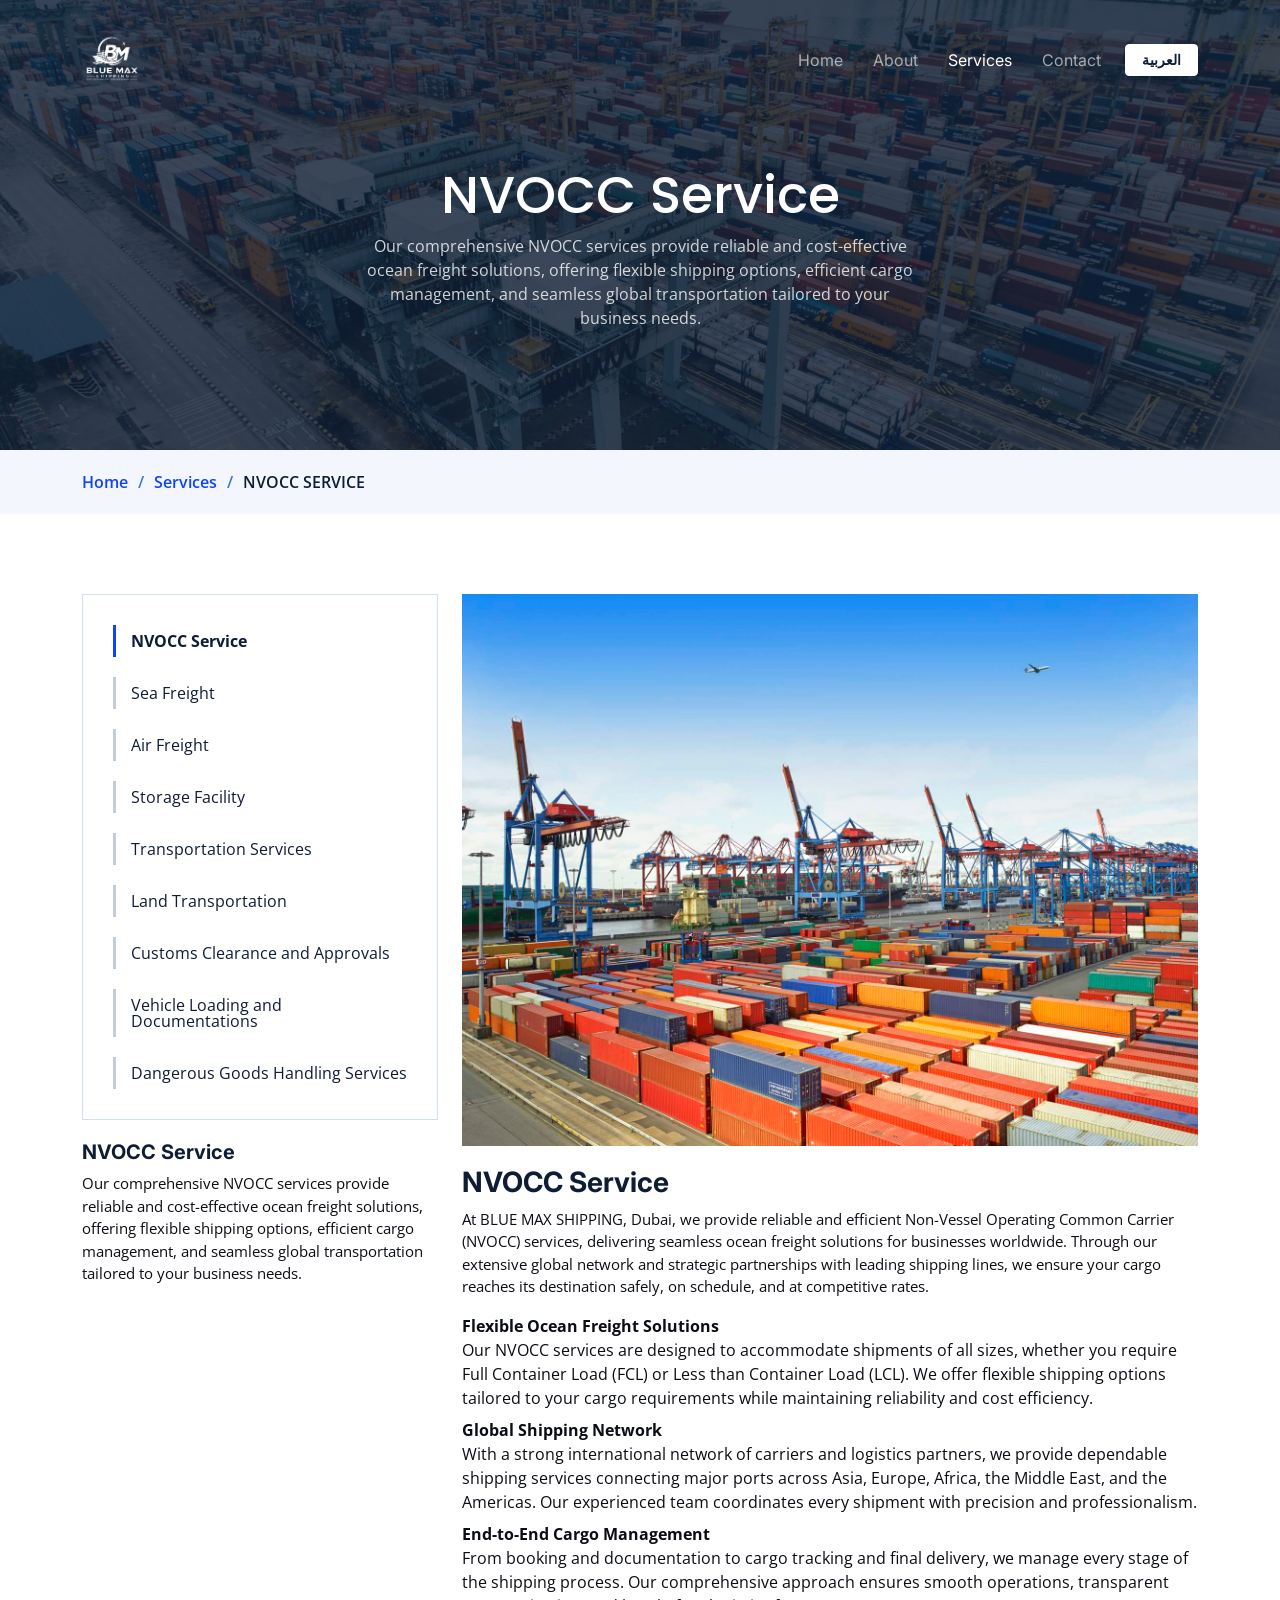
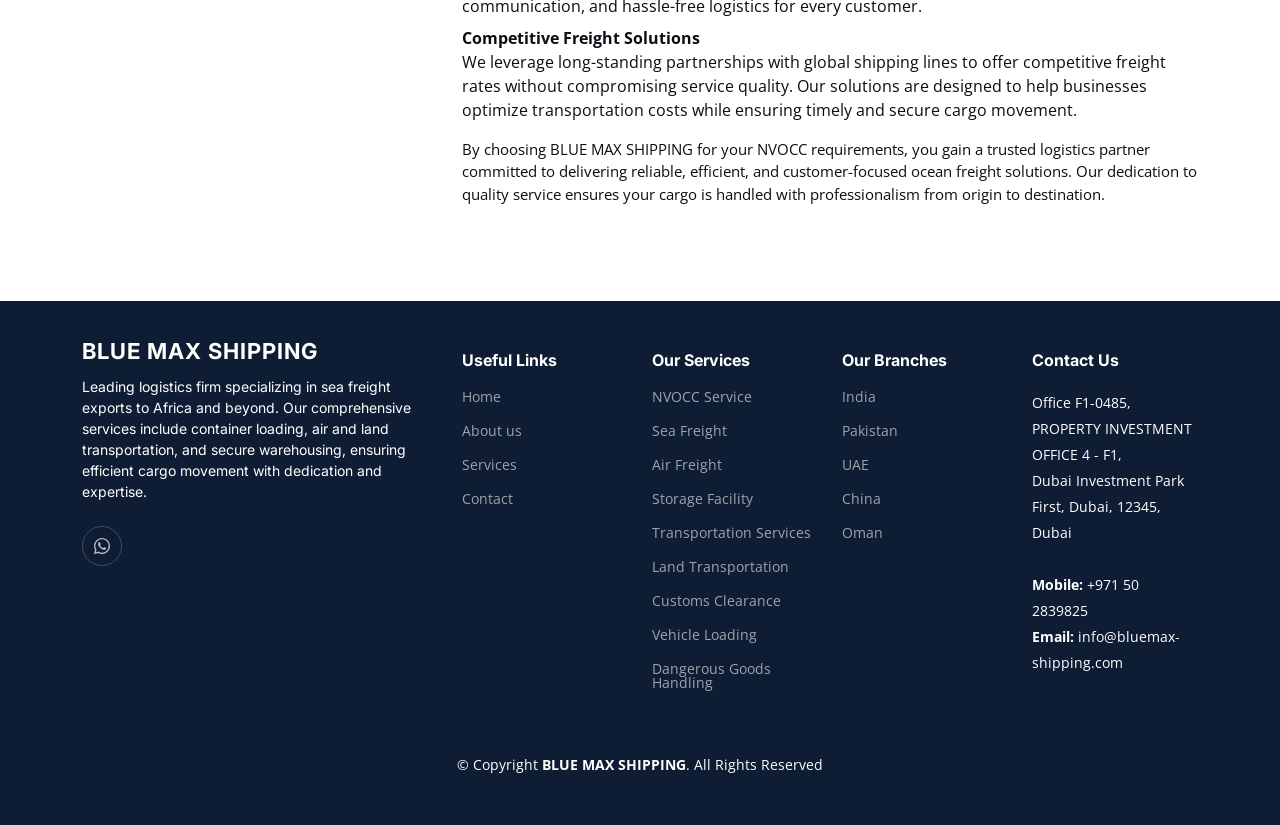
<file: groupageLoading.html>
<!DOCTYPE html>
<html lang="en">
  <head>
    <meta charset="utf-8" />
    <meta content="width=device-width, initial-scale=1.0" name="viewport" />

    <script>
      (function () {
        try {
          var lang = localStorage.getItem("site-lang") || "en";
          if (lang === "ar") {
            document.documentElement.lang = "ar";
            document.documentElement.dir = "rtl";
            document.documentElement.classList.add("lang-ar");
          }
        } catch (e) {}
        setTimeout(function () {
          document.documentElement.classList.add("i18n-ready");
        }, 2000);
      })();
    </script>

    <title>BLUE MAX</title>
    <meta content="" name="description" />
    <meta content="" name="keywords" />

    <!-- Favicons -->
    <link href="assets/img/logo111.png" rel="icon" />

    <!-- Google Fonts -->
    <link rel="preconnect" href="https://fonts.googleapis.com" />
    <link rel="preconnect" href="https://fonts.gstatic.com" crossorigin />
    <link
      href="https://fonts.googleapis.com/css2?family=Open+Sans:ital,wght@0,300;0,400;0,500;0,600;0,700;1,300;1,400;1,600;1,700&family=Poppins:ital,wght@0,300;0,400;0,500;0,600;0,700;1,300;1,400;1,500;1,600;1,700&family=Inter:ital,wght@0,300;0,400;0,500;0,600;0,700;1,300;1,400;1,500;1,600;1,700&display=swap"
      rel="stylesheet"
    />

    <!-- Vendor CSS Files -->
    <link
      href="assets/vendor/bootstrap/css/bootstrap.min.css"
      rel="stylesheet"
    />
    <link
      href="assets/vendor/bootstrap-icons/bootstrap-icons.css"
      rel="stylesheet"
    />
    <link
      href="assets/vendor/fontawesome-free/css/all.min.css"
      rel="stylesheet"
    />
    <link
      href="assets/vendor/glightbox/css/glightbox.min.css"
      rel="stylesheet"
    />
    <link href="assets/vendor/swiper/swiper-bundle.min.css" rel="stylesheet" />
    <link href="assets/vendor/aos/aos.css" rel="stylesheet" />

    <!-- Template Main CSS File -->
    <link href="assets/css/main.css" rel="stylesheet" />
  </head>

  <body>
    <!-- ======= Header ======= -->
    <header id="header" class="header d-flex align-items-center fixed-top">
      <div
        class="container-fluid container-xl d-flex align-items-center justify-content-between"
      >
        <a href="index.html" class="logo d-flex align-items-center">
          <!-- Uncomment the line below if you also wish to use an image logo -->
          <img src="assets/img/logo111.png" alt="" />
          <!-- <h1>Logis</h1> -->
        </a>

        <i class="mobile-nav-toggle mobile-nav-show bi bi-list"></i>
        <i class="mobile-nav-toggle mobile-nav-hide d-none bi bi-x"></i>
        <nav id="navbar" class="navbar">
          <ul>
            <li><a href="index.html">Home</a></li>
            <li><a href="about.html">About</a></li>
            <li><a href="services.html" class="active">Services</a></li>
            <li><a href="contact.html">Contact</a></li>
          </ul>
        </nav>
        <!-- .navbar -->
      </div>
    </header>
    <!-- End Header -->

    <main id="main">
      <!-- ======= Breadcrumbs ======= -->
      <div class="breadcrumbs">
        <div
          class="page-header d-flex align-items-center"
          style="background-image: url('assets/img/page-header.jpg')"
        >
          <div class="container position-relative">
            <div class="row d-flex justify-content-center">
              <div class="col-lg-6 text-center">
                <h2>NVOCC Service</h2>
                <p>
                  Our comprehensive NVOCC services provide reliable and cost-effective ocean freight solutions, offering flexible shipping options, efficient cargo management, and seamless global transportation tailored to your business needs.
                </p>
              </div>
            </div>
          </div>
        </div>
        <nav>
          <div class="container">
            <ol>
              <li><a href="index.html">Home</a></li>
              <li><a href="services.html">Services</a></li>
              <li>NVOCC SERVICE</li>
            </ol>
          </div>
        </nav>
      </div>
      <!-- End Breadcrumbs -->

      <!-- ======= Service Details Section ======= -->
      <section id="service-details" class="service-details">
        <div class="container" data-aos="fade-up">
          <div class="row gy-4">
            <div class="col-lg-4">
              <div class="services-list">
                <a href="groupageLoading.html" class="active"
                  >NVOCC Service</a
                >
                <a href="seaFreight.html">Sea Freight</a>
                <a href="airFreight.html">Air Freight</a>
                <a href="storageFacility.html">Storage Facility</a>
                <a href="transportationService.html">Transportation Services</a>
                <a href="landTransportation.html">Land Transportation</a>
                <a href="customsClearance.html"
                  >Customs Clearance and Approvals</a
                >
                <a href="vehicleLoading.html"
                  >Vehicle Loading and Documentations</a
                >
                <a href="dangerousGoodsHandling.html"
                  >Dangerous Goods Handling Services</a
                >
              </div>

              <h4>NVOCC Service</h4>
              <p>
                Our comprehensive NVOCC services provide reliable and cost-effective ocean freight solutions, offering flexible shipping options, efficient cargo management, and seamless global transportation tailored to your business needs.
              </p>
            </div>

            <div class="col-lg-8">
              <img
                src="assets/img/gropage-loading2.jpg"
                alt=""
                class="img-fluid services-img"
              />
              <h3>NVOCC Service</h3>
              <p>
                At BLUE MAX SHIPPING, Dubai, we provide reliable and efficient Non-Vessel Operating Common Carrier (NVOCC) services, delivering seamless ocean freight solutions for businesses worldwide. Through our extensive global network and strategic partnerships with leading shipping lines, we ensure your cargo reaches its destination safely, on schedule, and at competitive rates.
              </p>
              <dl>
                <dt>Flexible Ocean Freight Solutions</dt>
                <dd>
                  Our NVOCC services are designed to accommodate shipments of all sizes, whether you require Full Container Load (FCL) or Less than Container Load (LCL). We offer flexible shipping options tailored to your cargo requirements while maintaining reliability and cost efficiency.
                </dd>

                <dt>Global Shipping Network</dt>
                <dd>
                  With a strong international network of carriers and logistics partners, we provide dependable shipping services connecting major ports across Asia, Europe, Africa, the Middle East, and the Americas. Our experienced team coordinates every shipment with precision and professionalism.
                </dd>

                <dt>End-to-End Cargo Management</dt>
                <dd>
                  From booking and documentation to cargo tracking and final delivery, we manage every stage of the shipping process. Our comprehensive approach ensures smooth operations, transparent communication, and hassle-free logistics for every customer.
                </dd>

                <dt>Competitive Freight Solutions</dt>
                <dd>
                  We leverage long-standing partnerships with global shipping lines to offer competitive freight rates without compromising service quality. Our solutions are designed to help businesses optimize transportation costs while ensuring timely and secure cargo movement.
                </dd>
              </dl>
              <p>
                By choosing BLUE MAX SHIPPING for your NVOCC requirements, you gain a trusted logistics partner committed to delivering reliable, efficient, and customer-focused ocean freight solutions. Our dedication to quality service ensures your cargo is handled with professionalism from origin to destination.
              </p>
            </div>
          </div>
        </div>
      </section>
      <!-- End Service Details Section -->
    </main>
    <!-- End #main -->

    <!-- ======= Footer ======= -->
    <footer id="footer" class="footer">
      <div class="container">
        <div class="row gy-4">
          <div class="col-lg-4 col-md-12 footer-info">
            <a href="index.html" class="logo d-flex align-items-center">
              <span>BLUE MAX SHIPPING</span>
            </a>
            <p>
              Leading logistics firm specializing in sea freight exports to
              Africa and beyond. Our comprehensive services include container
              loading, air and land transportation, and secure warehousing,
              ensuring efficient cargo movement with dedication and expertise.
            </p>
            <div class="social-links d-flex mt-4">
              <!-- <a href="https://www.facebook.com/p/blue-max-service-LLC-100084351562903" class="facebook"><i class="bi bi-facebook"></i></a> -->
              <a href="https://wa.me/971502839825" class="whatsapp" target="_blank" rel="noopener noreferrer"><i class="bi bi-whatsapp"></i></a>
            </div>
          </div>

          <div class="col-lg-2 col-6 footer-links">
            <h4>Useful Links</h4>
            <ul>
              <li><a href="index.html">Home</a></li>
              <li><a href="about.html">About us</a></li>
              <li><a href="services.html">Services</a></li>
              <li><a href="contact.html">Contact</a></li>
            </ul>
          </div>

          <div class="col-lg-2 col-6 footer-links">
            <h4>Our Services</h4>
            <ul>
              <li><a href="groupageLoading.html">NVOCC Service</a></li>
              <li><a href="seaFreight.html">Sea Freight</a></li>
              <li><a href="airFreight.html">Air Freight</a></li>
              <li><a href="storageFacility.html">Storage Facility</a></li>
              <li>
                <a href="transportationService.html">Transportation Services</a>
              </li>
              <li><a href="landTransportation.html">Land Transportation</a></li>
              <li><a href="customsClearance.html">Customs Clearance</a></li>
              <li><a href="vehicleLoading.html">Vehicle Loading</a></li>
              <li>
                <a href="dangerousGoodsHandling.html"
                  >Dangerous Goods Handling
                </a>
              </li>
            </ul>
          </div>

          <div class="col-lg-2 col-6 footer-links">
            <h4>Our Branches</h4>
            <ul>
              <li><span>India</span></li>
              <li><span>Pakistan</span></li>
              <li><span>UAE</span></li>
              <li><span>China</span></li>
              <li><span>Oman</span></li>
            </ul>
          </div>

          <div
            class="col-lg-2 col-md-12 footer-contact text-center text-md-start"
          >
            <h4>Contact Us</h4>
            <p>
              Office F1-0485, <br />
              PROPERTY INVESTMENT  OFFICE 4 - F1, <br />
              Dubai Investment Park First, Dubai, 12345, Dubai<br /><br />
              <strong>Mobile:</strong> +971 50 2839825<br />
              <!-- <strong>Landline:</strong> +971 4 321 8658<br /> -->
              <strong>Email:</strong> info@bluemax-shipping.com<br />
            </p>
          </div>
        </div>
      </div>

      <div class="container mt-4">
        <div class="copyright">
          &copy; Copyright
          <strong
            ><span
              ><a href="index.html" style="color: white"
                >BLUE MAX SHIPPING</a
              ></span
            ></strong
          >. All Rights Reserved
        </div>
      </div>
    </footer>
    <!-- End Footer -->

    <a
      href="#"
      class="scroll-top d-flex align-items-center justify-content-center"
      ><i class="bi bi-arrow-up-short"></i
    ></a>
    <div id="preloader"></div>

    <!-- Vendor JS Files -->
    <script src="assets/vendor/bootstrap/js/bootstrap.bundle.min.js"></script>
    <script src="assets/vendor/purecounter/purecounter_vanilla.js"></script>
    <script src="assets/vendor/glightbox/js/glightbox.min.js"></script>
    <script src="assets/vendor/swiper/swiper-bundle.min.js"></script>
    <script src="assets/vendor/aos/aos.js"></script>
    <script src="assets/vendor/php-email-form/validate.js"></script>

    <!-- Template Main JS File -->
    <script src="assets/js/main.js"></script>
    <script src="assets/js/i18n.js"></script>
  </body>
</html>
</file>
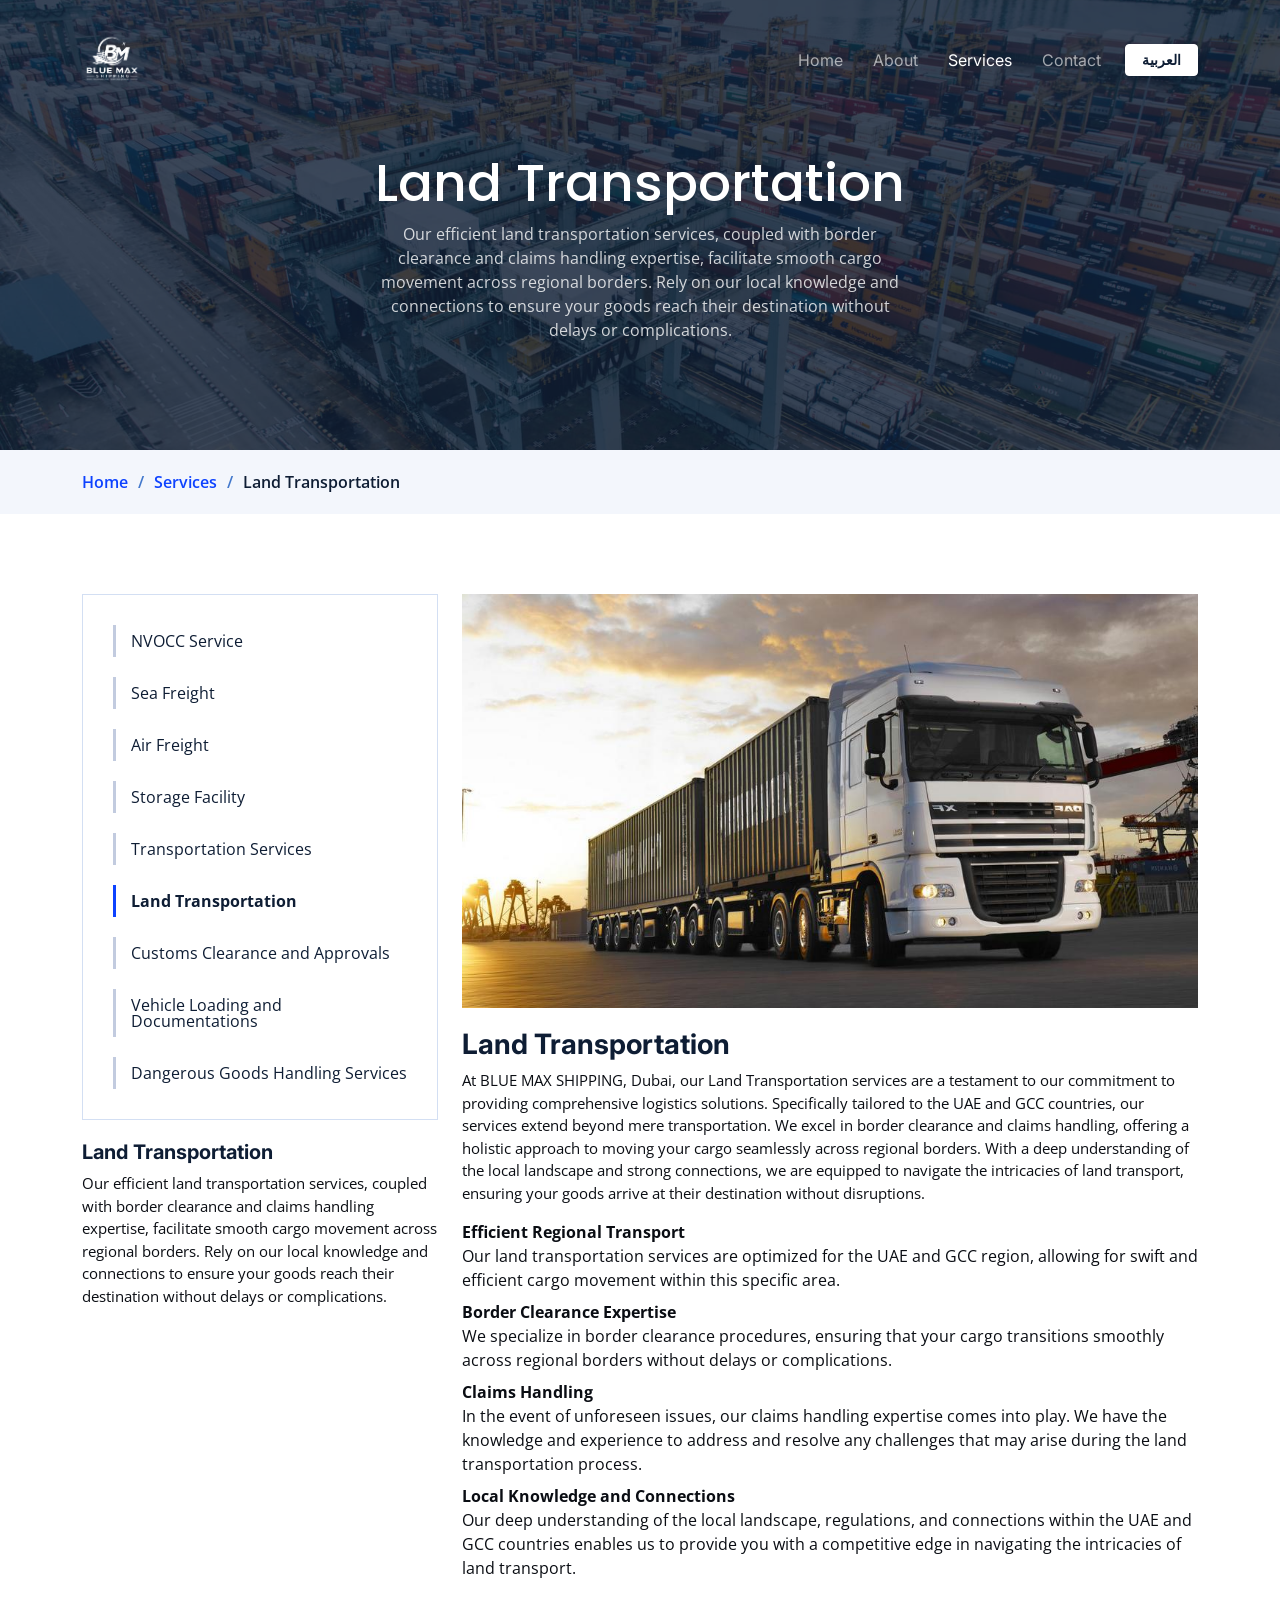
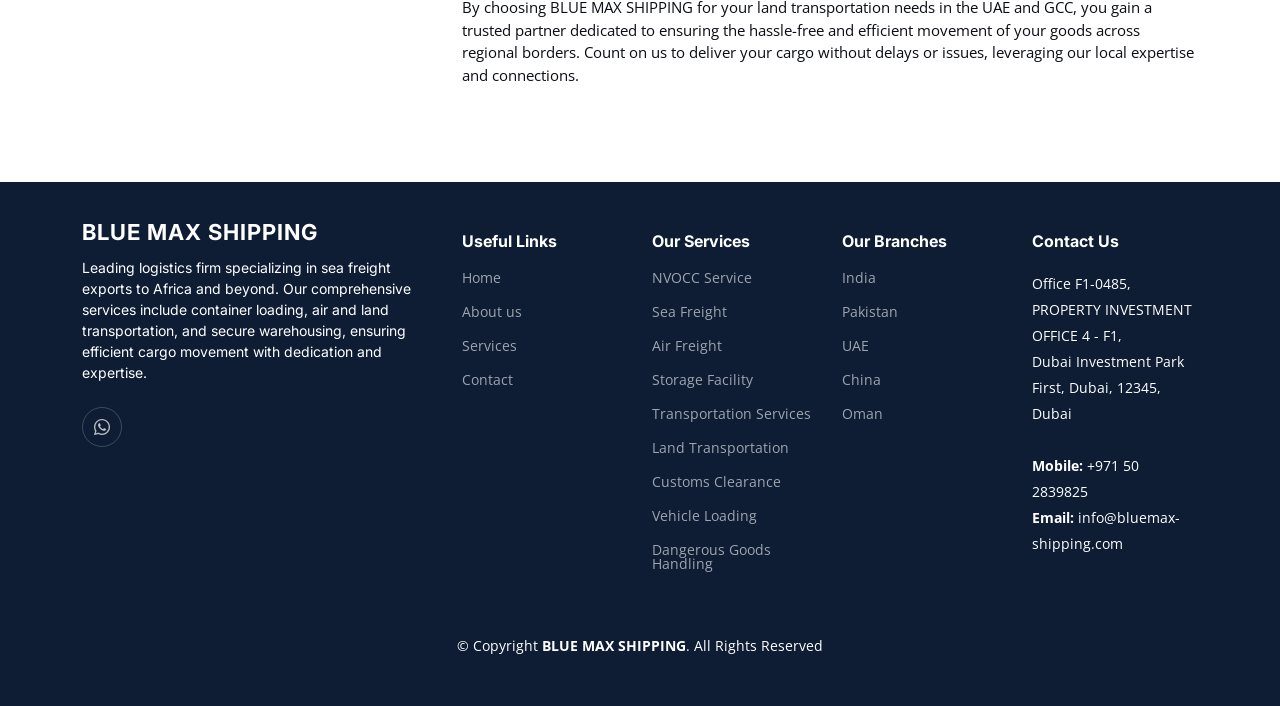
<file: landTransportation.html>
<!DOCTYPE html>
<html lang="en">
  <head>
    <meta charset="utf-8" />
    <meta content="width=device-width, initial-scale=1.0" name="viewport" />

    <script>
      (function () {
        try {
          var lang = localStorage.getItem("site-lang") || "en";
          if (lang === "ar") {
            document.documentElement.lang = "ar";
            document.documentElement.dir = "rtl";
            document.documentElement.classList.add("lang-ar");
          }
        } catch (e) {}
        setTimeout(function () {
          document.documentElement.classList.add("i18n-ready");
        }, 2000);
      })();
    </script>

    <title>BLUE MAX</title>
    <meta content="" name="description" />
    <meta content="" name="keywords" />

    <!-- Favicons -->

    <link href="assets/img/logo111.png" rel="icon" />

    <!-- Google Fonts -->
    <link rel="preconnect" href="https://fonts.googleapis.com" />
    <link rel="preconnect" href="https://fonts.gstatic.com" crossorigin />
    <link
      href="https://fonts.googleapis.com/css2?family=Open+Sans:ital,wght@0,300;0,400;0,500;0,600;0,700;1,300;1,400;1,600;1,700&family=Poppins:ital,wght@0,300;0,400;0,500;0,600;0,700;1,300;1,400;1,500;1,600;1,700&family=Inter:ital,wght@0,300;0,400;0,500;0,600;0,700;1,300;1,400;1,500;1,600;1,700&display=swap"
      rel="stylesheet"
    />

    <!-- Vendor CSS Files -->
    <link
      href="assets/vendor/bootstrap/css/bootstrap.min.css"
      rel="stylesheet"
    />
    <link
      href="assets/vendor/bootstrap-icons/bootstrap-icons.css"
      rel="stylesheet"
    />
    <link
      href="assets/vendor/fontawesome-free/css/all.min.css"
      rel="stylesheet"
    />
    <link
      href="assets/vendor/glightbox/css/glightbox.min.css"
      rel="stylesheet"
    />
    <link href="assets/vendor/swiper/swiper-bundle.min.css" rel="stylesheet" />
    <link href="assets/vendor/aos/aos.css" rel="stylesheet" />

    <!-- Template Main CSS File -->
    <link href="assets/css/main.css" rel="stylesheet" />
  </head>

  <body>
    <!-- ======= Header ======= -->
    <header id="header" class="header d-flex align-items-center fixed-top">
      <div
        class="container-fluid container-xl d-flex align-items-center justify-content-between"
      >
        <a href="index.html" class="logo d-flex align-items-center">
          <!-- Uncomment the line below if you also wish to use an image logo -->
          <img src="assets/img/logo111.png" alt="" />
          <!-- <h1>Logis</h1> -->
        </a>

        <i class="mobile-nav-toggle mobile-nav-show bi bi-list"></i>
        <i class="mobile-nav-toggle mobile-nav-hide d-none bi bi-x"></i>
        <nav id="navbar" class="navbar">
          <ul>
            <li><a href="index.html">Home</a></li>
            <li><a href="about.html">About</a></li>
            <li><a href="services.html" class="active">Services</a></li>
            <li><a href="contact.html">Contact</a></li>
          </ul>
        </nav>
        <!-- .navbar -->
      </div>
    </header>
    <!-- End Header -->

    <main id="main">
      <!-- ======= Breadcrumbs ======= -->
      <div class="breadcrumbs">
        <div
          class="page-header d-flex align-items-center"
          style="background-image: url('assets/img/page-header.jpg')"
        >
          <div class="container position-relative">
            <div class="row d-flex justify-content-center">
              <div class="col-lg-6 text-center">
                <h2 >Land Transportation</h2>
                <p>
                  Our efficient land transportation services, coupled with
                  border clearance and claims handling expertise, facilitate
                  smooth cargo movement across regional borders. Rely on our
                  local knowledge and connections to ensure your goods reach
                  their destination without delays or complications.
                </p>
              </div>
            </div>
          </div>
        </div>
        <nav>
          <div class="container">
            <ol>
              <li><a href="index.html">Home</a></li>
              <li><a href="services.html">Services</a></li>
              <li>Land Transportation</li>
            </ol>
          </div>
        </nav>
      </div>
      <!-- End Breadcrumbs -->

      <!-- ======= Service Details Section ======= -->
      <section id="service-details" class="service-details">
        <div class="container" data-aos="fade-up">
          <div class="row gy-4">
            <div class="col-lg-4">
              <div class="services-list">
                <a href="groupageLoading.html">NVOCC Service</a>
                <a href="seaFreight.html">Sea Freight</a>
                <a href="airFreight.html">Air Freight</a>
                <a href="storageFacility.html">Storage Facility</a>
                <a href="transportationService.html">Transportation Services</a>
                <a href="landTransportation.html" class="active"
                  >Land Transportation</a
                >
                <a href="customsClearance.html"
                  >Customs Clearance and Approvals</a
                >
                <a href="vehicleLoading.html"
                  >Vehicle Loading and Documentations</a
                >
                <a href="dangerousGoodsHandling.html"
                  >Dangerous Goods Handling Services</a
                >
              </div>

              <h4>Land Transportation</h4>
              <p>
                Our efficient land transportation services, coupled with border
                clearance and claims handling expertise, facilitate smooth cargo
                movement across regional borders. Rely on our local knowledge
                and connections to ensure your goods reach their destination
                without delays or complications.
              </p>
            </div>

            <div class="col-lg-8">
              <img
                src="assets/img/land-transportation.jpg"
                alt=""
                class="img-fluid services-img"
              />
              <h3>Land Transportation</h3>
              <p>
                At BLUE MAX SHIPPING, Dubai, our Land Transportation
                services are a testament to our commitment to providing
                comprehensive logistics solutions. Specifically tailored to the
                UAE and GCC countries, our services extend beyond mere
                transportation. We excel in border clearance and claims
                handling, offering a holistic approach to moving your cargo
                seamlessly across regional borders. With a deep understanding of
                the local landscape and strong connections, we are equipped to
                navigate the intricacies of land transport, ensuring your goods
                arrive at their destination without disruptions.
              </p>
              <dl>
                <dt>Efficient Regional Transport</dt>
                <dd>
                  Our land transportation services are optimized for the UAE and
                  GCC region, allowing for swift and efficient cargo movement
                  within this specific area.
                </dd>

                <dt>Border Clearance Expertise</dt>
                <dd>
                  We specialize in border clearance procedures, ensuring that
                  your cargo transitions smoothly across regional borders
                  without delays or complications.
                </dd>
                <dt>Claims Handling</dt>
                <dd>
                  In the event of unforeseen issues, our claims handling
                  expertise comes into play. We have the knowledge and
                  experience to address and resolve any challenges that may
                  arise during the land transportation process.
                </dd>
                <dt>Local Knowledge and Connections</dt>
                <dd>
                  Our deep understanding of the local landscape, regulations,
                  and connections within the UAE and GCC countries enables us to
                  provide you with a competitive edge in navigating the
                  intricacies of land transport.
                </dd>
              </dl>
              <p>
                By choosing BLUE MAX SHIPPING for your land
                transportation needs in the UAE and GCC, you gain a trusted
                partner dedicated to ensuring the hassle-free and efficient
                movement of your goods across regional borders. Count on us to
                deliver your cargo without delays or issues, leveraging our
                local expertise and connections.
              </p>
            </div>
          </div>
        </div>
      </section>
      <!-- End Service Details Section -->
    </main>
    <!-- End #main -->

    <!-- ======= Footer ======= -->
    <footer id="footer" class="footer">
      <div class="container">
        <div class="row gy-4">
          <div class="col-lg-4 col-md-12 footer-info">
            <a href="index.html" class="logo d-flex align-items-center">
              <span>BLUE MAX SHIPPING</span>
            </a>
            <p>
              Leading logistics firm specializing in sea freight exports to
              Africa and beyond. Our comprehensive services include container
              loading, air and land transportation, and secure warehousing,
              ensuring efficient cargo movement with dedication and expertise.
            </p>
            <div class="social-links d-flex mt-4">
              <a href="https://wa.me/971502839825" class="whatsapp" target="_blank" rel="noopener noreferrer"><i class="bi bi-whatsapp"></i></a>
            </div>
          </div>

          <div class="col-lg-2 col-6 footer-links">
            <h4>Useful Links</h4>
            <ul>
              <li><a href="index.html">Home</a></li>
              <li><a href="about.html">About us</a></li>
              <li><a href="services.html">Services</a></li>
              <li><a href="contact.html">Contact</a></li>
            </ul>
          </div>

          <div class="col-lg-2 col-6 footer-links">
            <h4>Our Services</h4>
            <ul>
              <li><a href="groupageLoading.html">NVOCC Service</a></li>
              <li><a href="seaFreight.html">Sea Freight</a></li>
              <li><a href="airFreight.html">Air Freight</a></li>
              <li><a href="storageFacility.html">Storage Facility</a></li>
              <li>
                <a href="transportationService.html">Transportation Services</a>
              </li>
              <li><a href="landTransportation.html">Land Transportation</a></li>
              <li><a href="customsClearance.html">Customs Clearance</a></li>
              <li><a href="vehicleLoading.html">Vehicle Loading</a></li>
              <li>
                <a href="dangerousGoodsHandling.html"
                  >Dangerous Goods Handling
                </a>
              </li>
            </ul>
          </div>

          <div class="col-lg-2 col-6 footer-links">
            <h4>Our Branches</h4>
            <ul>
              <li><span>India</span></li>
              <li><span>Pakistan</span></li>
              <li><span>UAE</span></li>
              <li><span>China</span></li>
              <li><span>Oman</span></li>
            </ul>
          </div>

          <div
            class="col-lg-2 col-md-12 footer-contact text-center text-md-start"
          >
            <h4>Contact Us</h4>
            <p>
              Office F1-0485, <br />
              PROPERTY INVESTMENT  OFFICE 4 - F1, <br />
              Dubai Investment Park First, Dubai, 12345, Dubai<br /><br />
              <strong>Mobile:</strong> +971 50 2839825<br />
              <!-- <strong>Landline:</strong> +971 4 321 8658<br /> -->
              <strong>Email:</strong> info@bluemax-shipping.com<br />
            </p>
          </div>
        </div>
      </div>

      <div class="container mt-4">
        <div class="copyright">
          &copy; Copyright
          <strong
            ><span
              ><a href="index.html" style="color: white"
                >BLUE MAX SHIPPING</a
              ></span
            ></strong
          >. All Rights Reserved
        </div>
      </div>
    </footer>
    <!-- End Footer -->

    <a
      href="#"
      class="scroll-top d-flex align-items-center justify-content-center"
      ><i class="bi bi-arrow-up-short"></i
    ></a>
    <div id="preloader"></div>

    <!-- Vendor JS Files -->
    <script src="assets/vendor/bootstrap/js/bootstrap.bundle.min.js"></script>
    <script src="assets/vendor/purecounter/purecounter_vanilla.js"></script>
    <script src="assets/vendor/glightbox/js/glightbox.min.js"></script>
    <script src="assets/vendor/swiper/swiper-bundle.min.js"></script>
    <script src="assets/vendor/aos/aos.js"></script>
    <script src="assets/vendor/php-email-form/validate.js"></script>

    <!-- Template Main JS File -->
    <script src="assets/js/main.js"></script>
    <script src="assets/js/i18n.js"></script>
  </body>
</html>
</file>
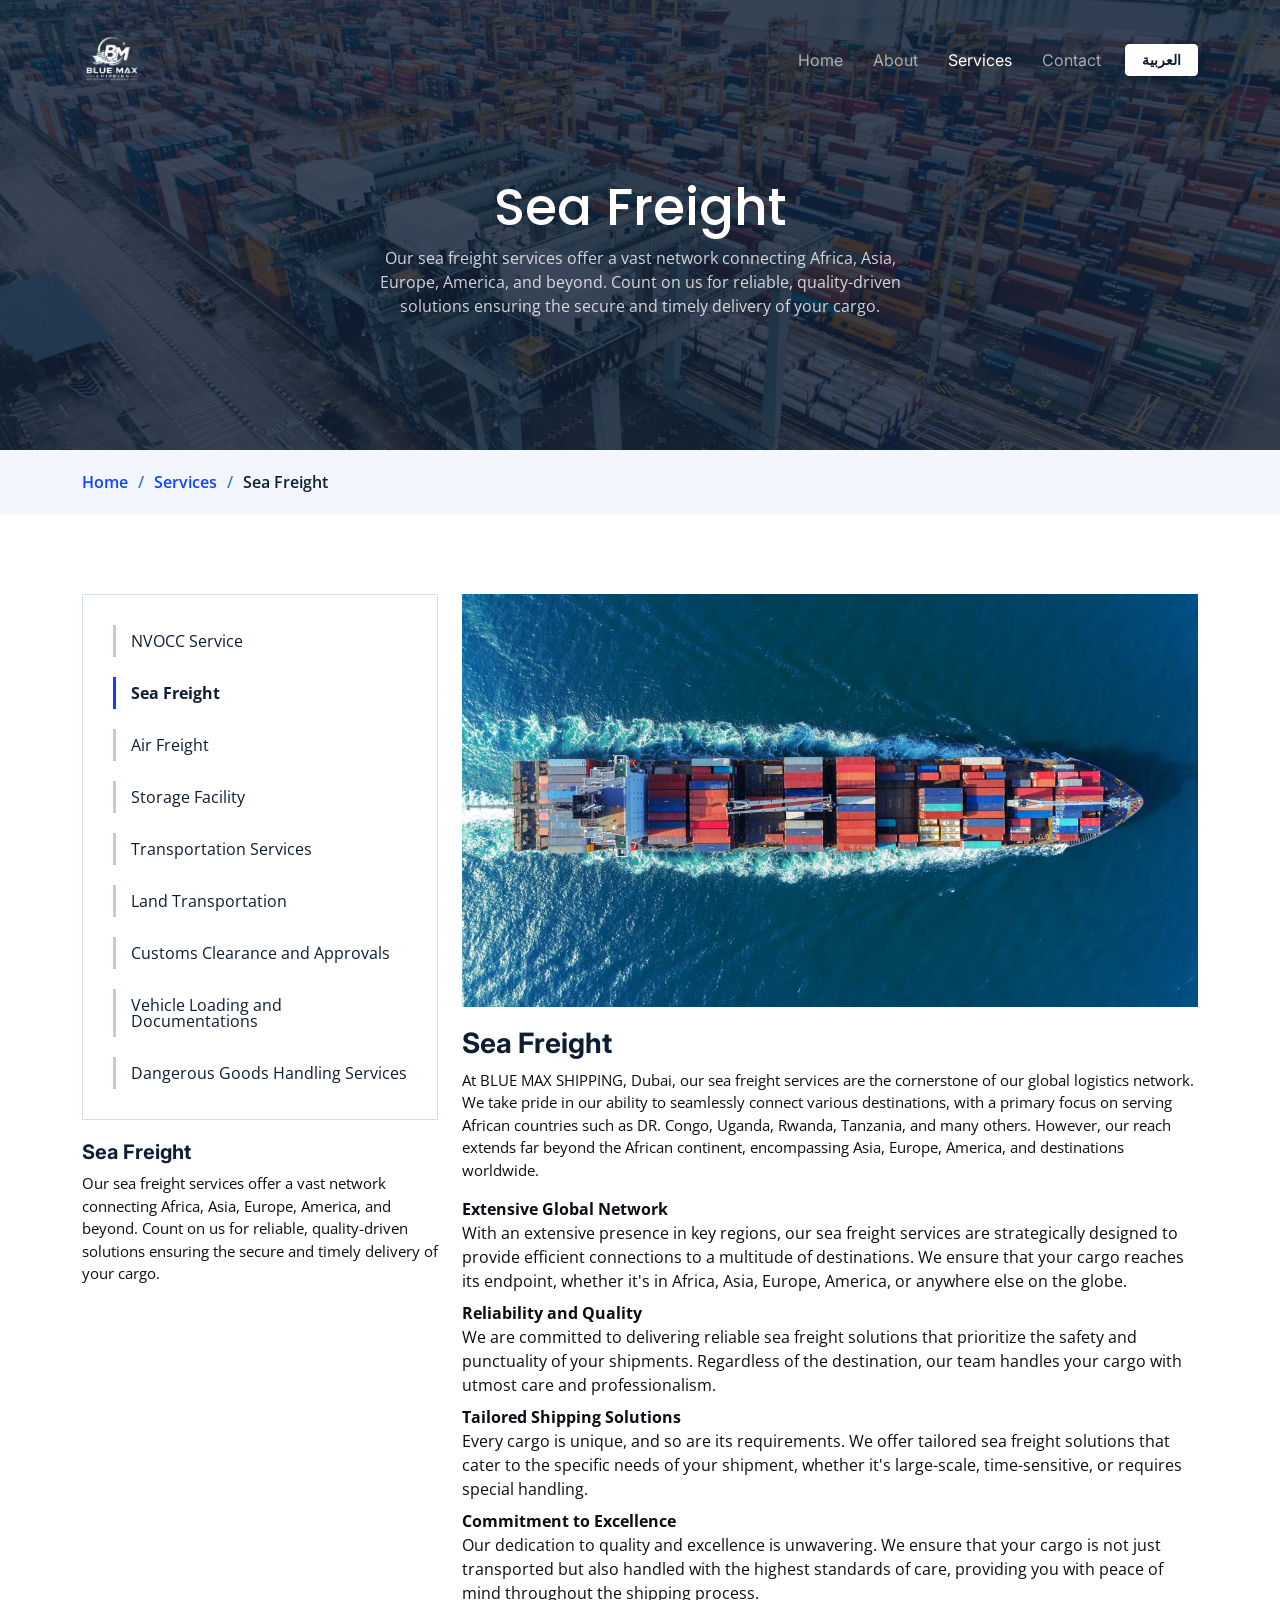
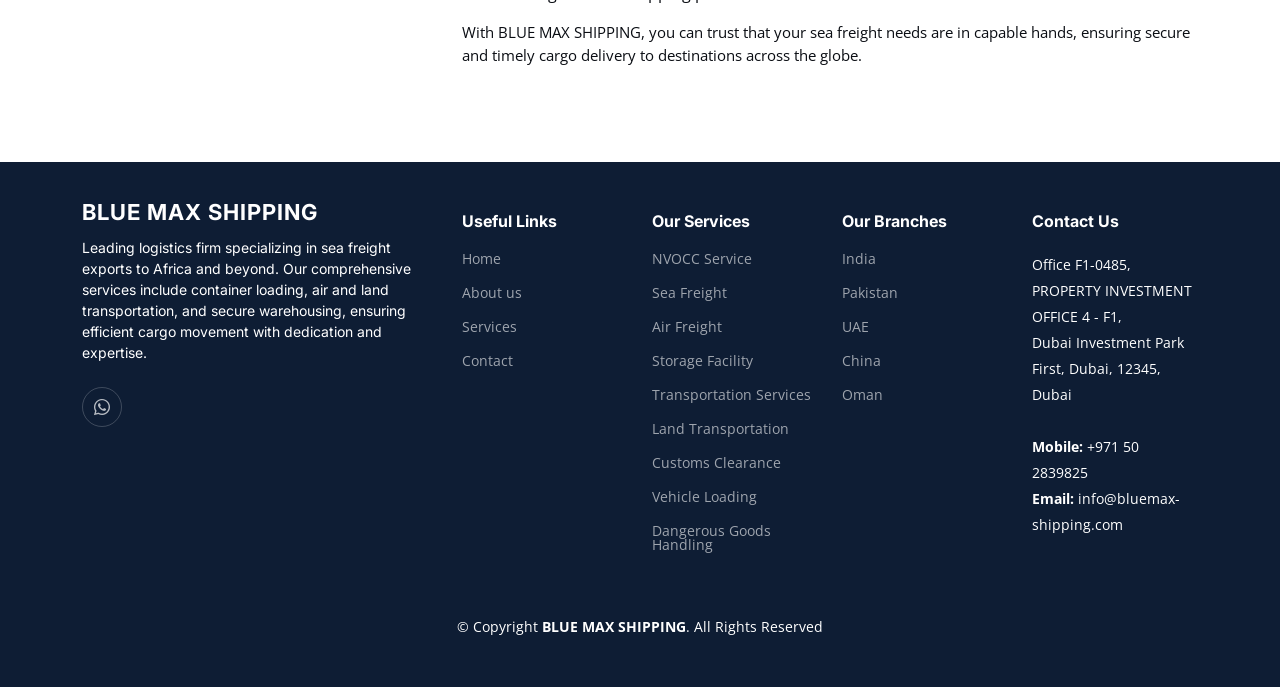
<file: seaFreight.html>
<!DOCTYPE html>
<html lang="en">
  <head>
    <meta charset="utf-8" />
    <meta content="width=device-width, initial-scale=1.0" name="viewport" />

    <script>
      (function () {
        try {
          var lang = localStorage.getItem("site-lang") || "en";
          if (lang === "ar") {
            document.documentElement.lang = "ar";
            document.documentElement.dir = "rtl";
            document.documentElement.classList.add("lang-ar");
          }
        } catch (e) {}
        setTimeout(function () {
          document.documentElement.classList.add("i18n-ready");
        }, 2000);
      })();
    </script>

    <title>BLUE MAX</title>
    <meta content="" name="description" />
    <meta content="" name="keywords" />

    <!-- Favicons -->
    <link href="assets/img/logo111.png" rel="icon" />

    <!-- Google Fonts -->
    <link rel="preconnect" href="https://fonts.googleapis.com" />
    <link rel="preconnect" href="https://fonts.gstatic.com" crossorigin />
    <link
      href="https://fonts.googleapis.com/css2?family=Open+Sans:ital,wght@0,300;0,400;0,500;0,600;0,700;1,300;1,400;1,600;1,700&family=Poppins:ital,wght@0,300;0,400;0,500;0,600;0,700;1,300;1,400;1,500;1,600;1,700&family=Inter:ital,wght@0,300;0,400;0,500;0,600;0,700;1,300;1,400;1,500;1,600;1,700&display=swap"
      rel="stylesheet"
    />

    <!-- Vendor CSS Files -->
    <link
      href="assets/vendor/bootstrap/css/bootstrap.min.css"
      rel="stylesheet"
    />
    <link
      href="assets/vendor/bootstrap-icons/bootstrap-icons.css"
      rel="stylesheet"
    />
    <link
      href="assets/vendor/fontawesome-free/css/all.min.css"
      rel="stylesheet"
    />
    <link
      href="assets/vendor/glightbox/css/glightbox.min.css"
      rel="stylesheet"
    />
    <link href="assets/vendor/swiper/swiper-bundle.min.css" rel="stylesheet" />
    <link href="assets/vendor/aos/aos.css" rel="stylesheet" />

    <!-- Template Main CSS File -->
    <link href="assets/css/main.css" rel="stylesheet" />
  </head>

  <body>
    <!-- ======= Header ======= -->
    <header id="header" class="header d-flex align-items-center fixed-top">
      <div
        class="container-fluid container-xl d-flex align-items-center justify-content-between"
      >
        <a href="index.html" class="logo d-flex align-items-center">
          <!-- Uncomment the line below if you also wish to use an image logo -->
          <img src="assets/img/logo111.png" alt="" />
          <!-- <h1>Logis</h1> -->
        </a>

        <i class="mobile-nav-toggle mobile-nav-show bi bi-list"></i>
        <i class="mobile-nav-toggle mobile-nav-hide d-none bi bi-x"></i>
        <nav id="navbar" class="navbar">
          <ul>
            <li><a href="index.html">Home</a></li>
            <li><a href="about.html">About</a></li>
            <li><a href="services.html" class="active">Services</a></li>
            <li><a href="contact.html">Contact</a></li>
          </ul>
        </nav>
        <!-- .navbar -->
      </div>
    </header>
    <!-- End Header -->

    <main id="main">
      <!-- ======= Breadcrumbs ======= -->
      <div class="breadcrumbs">
        <div
          class="page-header d-flex align-items-center"
          style="background-image: url('assets/img/page-header.jpg')"
        >
          <div class="container position-relative">
            <div class="row d-flex justify-content-center">
              <div class="col-lg-6 text-center">
                <h2>Sea Freight</h2>
                <p>
                  Our sea freight services offer a vast network connecting
                  Africa, Asia, Europe, America, and beyond. Count on us for
                  reliable, quality-driven solutions ensuring the secure and
                  timely delivery of your cargo.
                </p>
              </div>
            </div>
          </div>
        </div>
        <nav>
          <div class="container">
            <ol>
              <li><a href="index.html">Home</a></li>
              <li><a href="services.html">Services</a></li>
              <li>Sea Freight</li>
            </ol>
          </div>
        </nav>
      </div>
      <!-- End Breadcrumbs -->

      <!-- ======= Service Details Section ======= -->
      <section id="service-details" class="service-details">
        <div class="container" data-aos="fade-up">
          <div class="row gy-4">
            <div class="col-lg-4">
              <div class="services-list">
                <a href="groupageLoading.html">NVOCC Service</a>
                <a href="seaFreight.html" class="active">Sea Freight</a>
                <a href="airFreight.html">Air Freight</a>
                <a href="storageFacility.html">Storage Facility</a>
                <a href="transportationService.html">Transportation Services</a>
                <a href="landTransportation.html">Land Transportation</a>
                <a href="customsClearance.html"
                  >Customs Clearance and Approvals</a
                >
                <a href="vehicleLoading.html"
                  >Vehicle Loading and Documentations</a
                >
                <a href="dangerousGoodsHandling.html"
                  >Dangerous Goods Handling Services</a
                >
              </div>

              <h4>Sea Freight</h4>
              <p>
                Our sea freight services offer a vast network connecting Africa,
                Asia, Europe, America, and beyond. Count on us for reliable,
                quality-driven solutions ensuring the secure and timely delivery
                of your cargo.
              </p>
            </div>

            <div class="col-lg-8">
              <img
                src="assets/img/sea-Freight1.jpg"
                alt=""
                class="img-fluid services-img"
              />
              <h3>Sea Freight</h3>
              <p>
                At BLUE MAX SHIPPING, Dubai, our sea freight services
                are the cornerstone of our global logistics network. We take
                pride in our ability to seamlessly connect various destinations,
                with a primary focus on serving African countries such as DR.
                Congo, Uganda, Rwanda, Tanzania, and many others. However, our
                reach extends far beyond the African continent, encompassing
                Asia, Europe, America, and destinations worldwide.
              </p>
              <dl>
                <dt>Extensive Global Network</dt>
                <dd>
                  With an extensive presence in key regions, our sea freight
                  services are strategically designed to provide efficient
                  connections to a multitude of destinations. We ensure that
                  your cargo reaches its endpoint, whether it's in Africa, Asia,
                  Europe, America, or anywhere else on the globe.
                </dd>

                <dt>Reliability and Quality</dt>
                <dd>
                  We are committed to delivering reliable sea freight solutions
                  that prioritize the safety and punctuality of your shipments.
                  Regardless of the destination, our team handles your cargo
                  with utmost care and professionalism.
                </dd>

                <dt>Tailored Shipping Solutions</dt>
                <dd>
                  Every cargo is unique, and so are its requirements. We offer
                  tailored sea freight solutions that cater to the specific
                  needs of your shipment, whether it's large-scale,
                  time-sensitive, or requires special handling.
                </dd>

                <dt>Commitment to Excellence</dt>
                <dd>
                  Our dedication to quality and excellence is unwavering. We
                  ensure that your cargo is not just transported but also
                  handled with the highest standards of care, providing you with
                  peace of mind throughout the shipping process.
                </dd>
              </dl>
              <p>
                With BLUE MAX SHIPPING, you can trust that your sea
                freight needs are in capable hands, ensuring secure and timely
                cargo delivery to destinations across the globe.
              </p>
            </div>
          </div>
        </div>
      </section>
      <!-- End Service Details Section -->
    </main>
    <!-- End #main -->

    <!-- ======= Footer ======= -->
    <footer id="footer" class="footer">
      <div class="container">
        <div class="row gy-4">
          <div class="col-lg-4 col-md-12 footer-info">
            <a href="index.html" class="logo d-flex align-items-center">
              <span>BLUE MAX SHIPPING</span>
            </a>
            <p>
              Leading logistics firm specializing in sea freight exports to
              Africa and beyond. Our comprehensive services include container
              loading, air and land transportation, and secure warehousing,
              ensuring efficient cargo movement with dedication and expertise.
            </p>
            <div class="social-links d-flex mt-4">
              <!-- <a href="https://www.facebook.com/p/blue-max-service-LLC-100084351562903" class="facebook"><i class="bi bi-facebook"></i></a> -->
              <a href="https://wa.me/971502839825" class="whatsapp" target="_blank" rel="noopener noreferrer"><i class="bi bi-whatsapp"></i></a>
            </div>
          </div>

          <div class="col-lg-2 col-6 footer-links">
            <h4>Useful Links</h4>
            <ul>
              <li><a href="index.html">Home</a></li>
              <li><a href="about.html">About us</a></li>
              <li><a href="services.html">Services</a></li>
              <li><a href="contact.html">Contact</a></li>
            </ul>
          </div>

          <div class="col-lg-2 col-6 footer-links">
            <h4>Our Services</h4>
            <ul>
              <li><a href="groupageLoading.html">NVOCC Service</a></li>
              <li><a href="seaFreight.html">Sea Freight</a></li>
              <li><a href="airFreight.html">Air Freight</a></li>
              <li><a href="storageFacility.html">Storage Facility</a></li>
              <li>
                <a href="transportationService.html">Transportation Services</a>
              </li>
              <li><a href="landTransportation.html">Land Transportation</a></li>
              <li><a href="customsClearance.html">Customs Clearance</a></li>
              <li><a href="vehicleLoading.html">Vehicle Loading</a></li>
              <li>
                <a href="dangerousGoodsHandling.html"
                  >Dangerous Goods Handling
                </a>
              </li>
            </ul>
          </div>

          <div class="col-lg-2 col-6 footer-links">
            <h4>Our Branches</h4>
            <ul>
              <li><span>India</span></li>
              <li><span>Pakistan</span></li>
              <li><span>UAE</span></li>
              <li><span>China</span></li>
              <li><span>Oman</span></li>
            </ul>
          </div>

          <div
            class="col-lg-2 col-md-12 footer-contact text-center text-md-start"
          >
            <h4>Contact Us</h4>
            <p>
              Office F1-0485, <br />
              PROPERTY INVESTMENT  OFFICE 4 - F1, <br />
              Dubai Investment Park First, Dubai, 12345, Dubai<br /><br />
              <strong>Mobile:</strong> +971 50 2839825<br />
              <!-- <strong>Landline:</strong> +971 4 321 8658<br /> -->
              <strong>Email:</strong> info@bluemax-shipping.com<br />
            </p>
          </div>
        </div>
      </div>

      <div class="container mt-4">
        <div class="copyright">
          &copy; Copyright
          <strong
            ><span
              ><a href="index.html" style="color: white"
                >BLUE MAX SHIPPING</a
              ></span
            ></strong
          >. All Rights Reserved
        </div>
      </div>
    </footer>
    <!-- End Footer -->

    <a
      href="#"
      class="scroll-top d-flex align-items-center justify-content-center"
      ><i class="bi bi-arrow-up-short"></i
    ></a>

    <div id="preloader"></div>

    <!-- Vendor JS Files -->
    <script src="assets/vendor/bootstrap/js/bootstrap.bundle.min.js"></script>
    <script src="assets/vendor/purecounter/purecounter_vanilla.js"></script>
    <script src="assets/vendor/glightbox/js/glightbox.min.js"></script>
    <script src="assets/vendor/swiper/swiper-bundle.min.js"></script>
    <script src="assets/vendor/aos/aos.js"></script>
    <script src="assets/vendor/php-email-form/validate.js"></script>

    <!-- Template Main JS File -->
    <script src="assets/js/main.js"></script>
    <script src="assets/js/i18n.js"></script>
  </body>
</html>
</file>
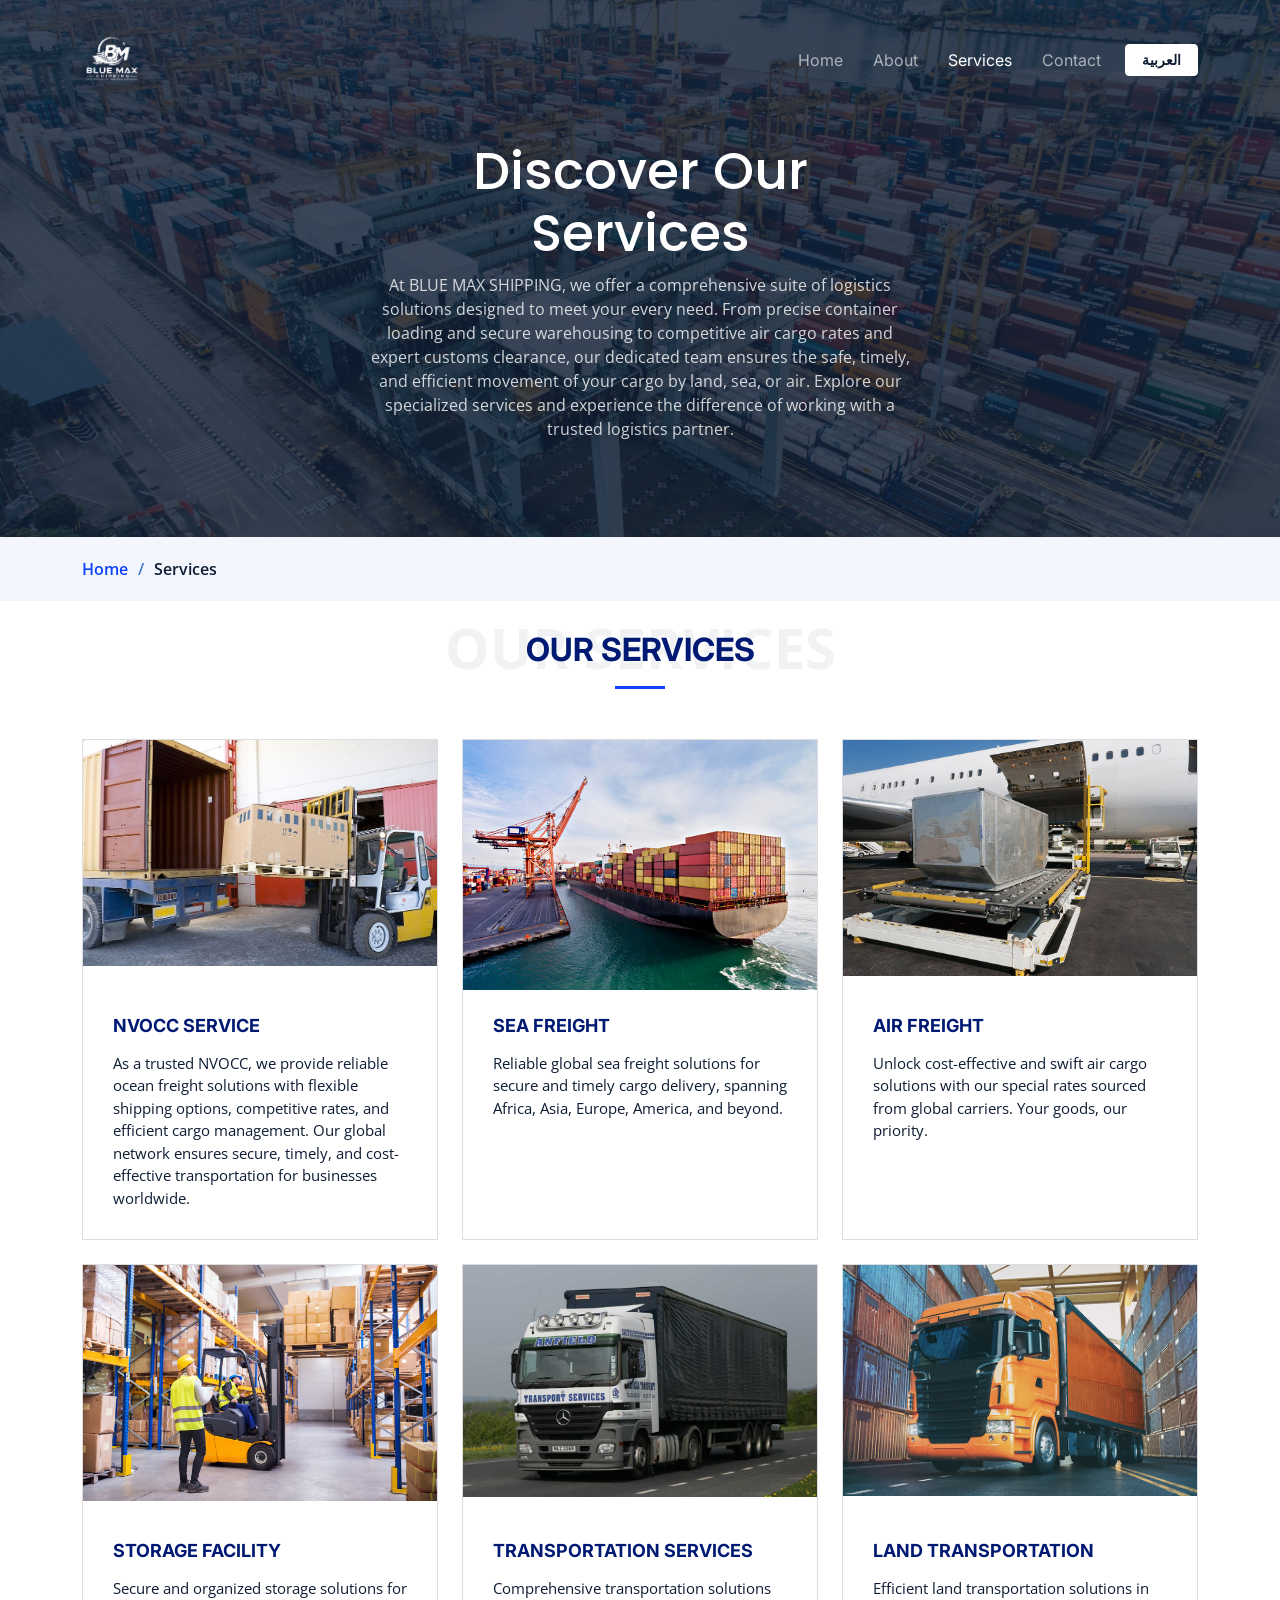
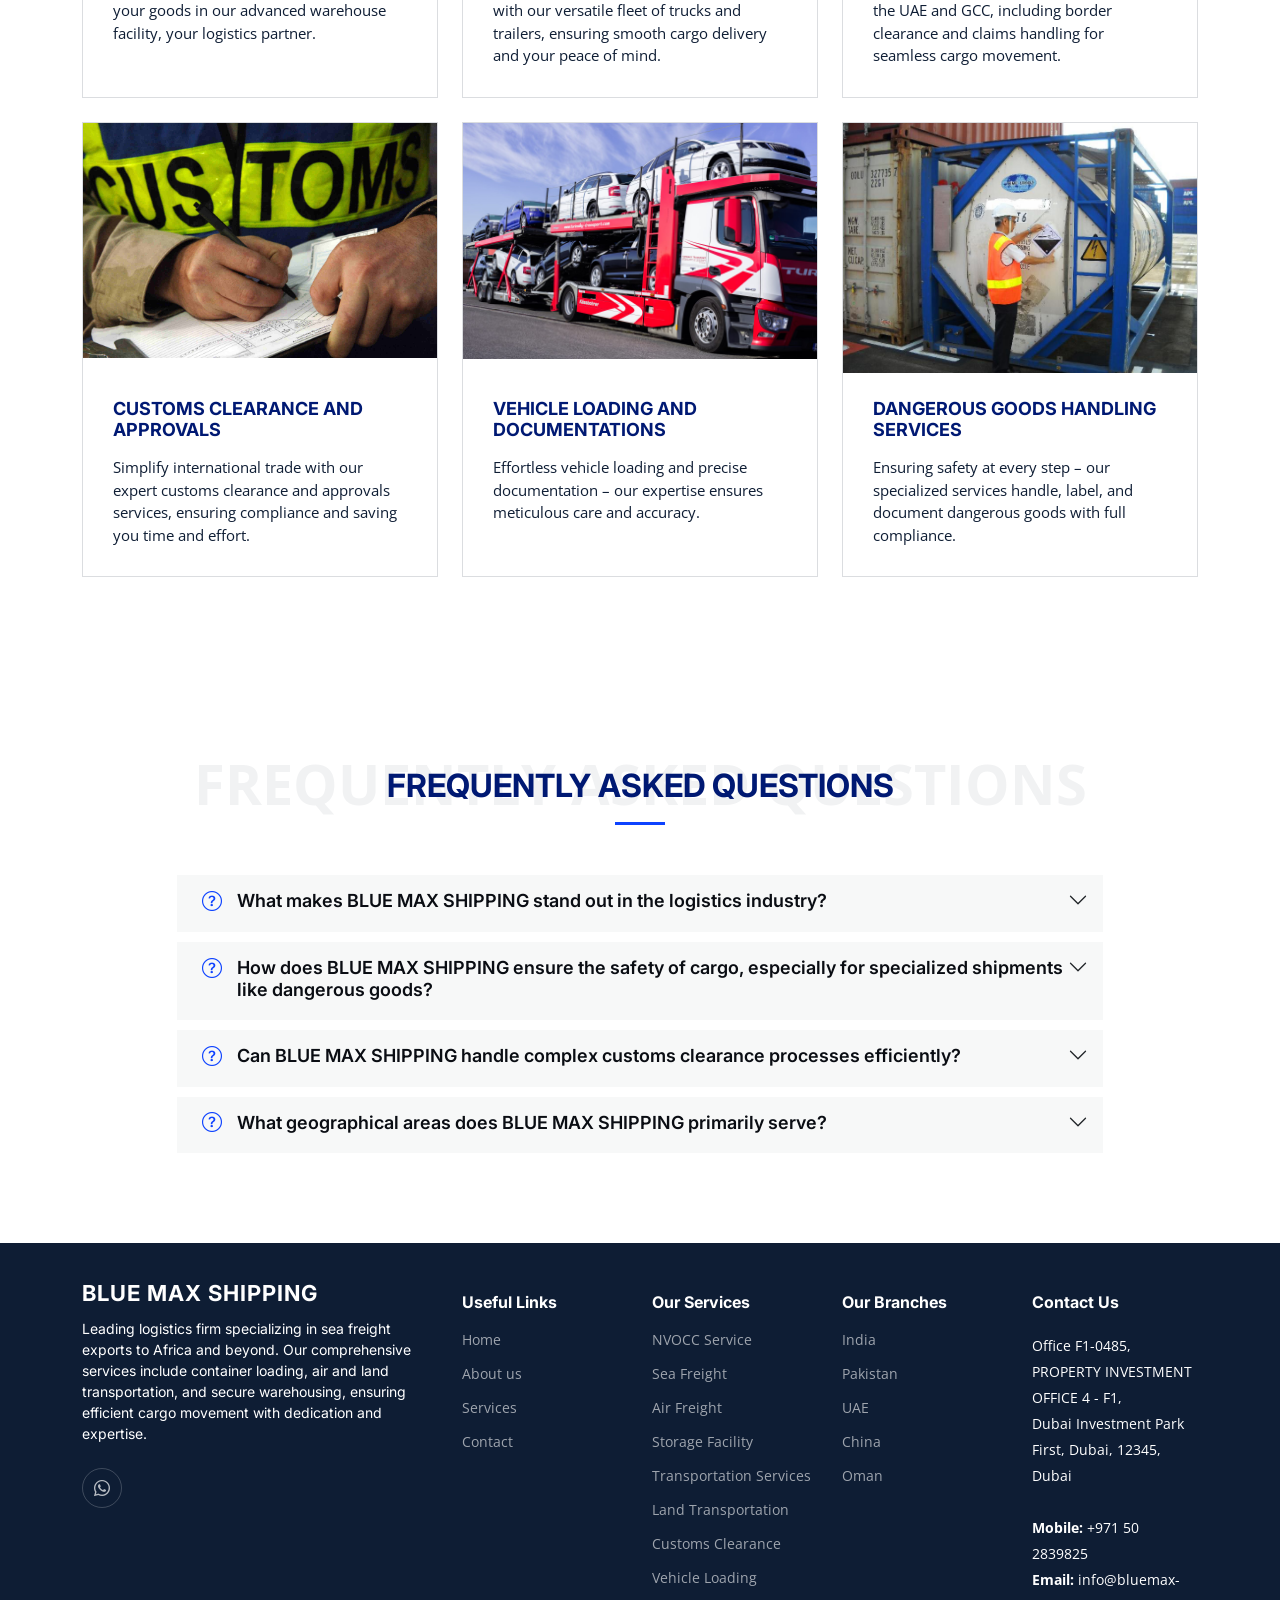
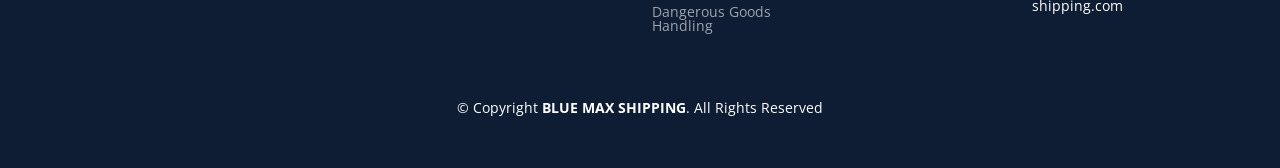
<file: services.html>
<!DOCTYPE html>
<html lang="en">
  <head>
    <meta charset="utf-8" />
    <meta content="width=device-width, initial-scale=1.0" name="viewport" />

    <script>
      (function () {
        try {
          var lang = localStorage.getItem("site-lang") || "en";
          if (lang === "ar") {
            document.documentElement.lang = "ar";
            document.documentElement.dir = "rtl";
            document.documentElement.classList.add("lang-ar");
          }
        } catch (e) {}
        setTimeout(function () {
          document.documentElement.classList.add("i18n-ready");
        }, 2000);
      })();
    </script>

    <title>BLUE MAX</title>
    <meta content="" name="description" />
    <meta content="" name="keywords" />

    <!-- Favicons -->
    <link href="assets/img/logo111.png" rel="icon" />

    <!-- Google Fonts -->
    <link rel="preconnect" href="https://fonts.googleapis.com" />
    <link rel="preconnect" href="https://fonts.gstatic.com" crossorigin />
    <link
      href="https://fonts.googleapis.com/css2?family=Open+Sans:ital,wght@0,300;0,400;0,500;0,600;0,700;1,300;1,400;1,600;1,700&family=Poppins:ital,wght@0,300;0,400;0,500;0,600;0,700;1,300;1,400;1,500;1,600;1,700&family=Inter:ital,wght@0,300;0,400;0,500;0,600;0,700;1,300;1,400;1,500;1,600;1,700&display=swap"
      rel="stylesheet"
    />

    <!-- Vendor CSS Files -->
    <link
      href="assets/vendor/bootstrap/css/bootstrap.min.css"
      rel="stylesheet"
    />
    <link
      href="assets/vendor/bootstrap-icons/bootstrap-icons.css"
      rel="stylesheet"
    />
    <link
      href="assets/vendor/fontawesome-free/css/all.min.css"
      rel="stylesheet"
    />
    <link
      href="assets/vendor/glightbox/css/glightbox.min.css"
      rel="stylesheet"
    />
    <link href="assets/vendor/swiper/swiper-bundle.min.css" rel="stylesheet" />
    <link href="assets/vendor/aos/aos.css" rel="stylesheet" />

    <!-- Template Main CSS File -->
    <link href="assets/css/main.css" rel="stylesheet" />
  </head>

  <body>
    <!-- ======= Header ======= -->
    <header id="header" class="header d-flex align-items-center fixed-top">
      <div
        class="container-fluid container-xl d-flex align-items-center justify-content-between"
      >
        <a href="index.html" class="logo d-flex align-items-center">
          <!-- Uncomment the line below if you also wish to use an image logo -->
          <img src="assets/img/logo111.png" alt="" />
          <!-- <h1>Logis</h1> -->
        </a>

        <i class="mobile-nav-toggle mobile-nav-show bi bi-list"></i>
        <i class="mobile-nav-toggle mobile-nav-hide d-none bi bi-x"></i>
        <nav id="navbar" class="navbar">
          <ul>
            <li><a href="index.html">Home</a></li>
            <li><a href="about.html">About</a></li>
            <li><a href="services.html" class="active">Services</a></li>
            <li><a href="contact.html">Contact</a></li>
          </ul>
        </nav>
        <!-- .navbar -->
      </div>
    </header>
    <!-- End Header -->

    <main id="main">
      <!-- ======= Breadcrumbs ======= -->
      <div class="breadcrumbs">
        <div
          class="page-header d-flex align-items-center"
          style="background-image: url('assets/img/page-header.jpg')"
        >
          <div class="container position-relative">
            <div class="row d-flex justify-content-center">
              <div class="col-lg-6 text-center">
                <h2>Discover Our Services</h2>
                <p>
                  At BLUE MAX SHIPPING, we offer a comprehensive suite
                  of logistics solutions designed to meet your every need. From
                  precise container loading and secure warehousing to
                  competitive air cargo rates and expert customs clearance, our
                  dedicated team ensures the safe, timely, and efficient
                  movement of your cargo by land, sea, or air. Explore our
                  specialized services and experience the difference of working
                  with a trusted logistics partner.
                </p>
              </div>
            </div>
          </div>
        </div>
        <nav>
          <div class="container">
            <ol>
              <li><a href="index.html">Home</a></li>
              <li>Services</li>
            </ol>
          </div>
        </nav>
      </div>

      <!-- ======= Services Section ======= -->
      <section id="service" class="services pt-0">
        <div class="container" data-aos="fade-up">
          <div class="section-header">
            <span>Our Services</span>
            <h2>Our Services</h2>
          </div>

          <div class="row gy-4">
            <div
              class="col-lg-4 col-md-6"
              data-aos="fade-up"
              data-aos-delay="100"
            >
              <div class="card">
                <div class="card-img">
                  <img
                    src="assets/img/services/groupageLoading2.jpg"
                    alt=""
                    class="img-fluid"
                  />
                </div>
                <h3>
                  <a href="groupageLoading.html" class="stretched-link"
                    >NVOCC SERVICE</a
                  >
                </h3>
                <p>
                  As a trusted NVOCC, we provide reliable ocean freight solutions with flexible shipping options, competitive rates, and efficient cargo management. Our global network ensures secure, timely, and cost-effective transportation for businesses worldwide.
                </p>
              </div>
            </div>
            <!-- End Card Item -->

            <div
              class="col-lg-4 col-md-6"
              data-aos="fade-up"
              data-aos-delay="200"
            >
              <div class="card">
                <div class="card-img">
                  <img
                    src="assets/img/services/seaFreight3.jpg"
                    alt=""
                    class="img-fluid"
                  />
                </div>
                <h3>
                  <a href="seaFreight.html" class="stretched-link"
                    >Sea Freight</a
                  >
                </h3>
                <p>
                  Reliable global sea freight solutions for secure and timely
                  cargo delivery, spanning Africa, Asia, Europe, America, and
                  beyond.
                </p>
              </div>
            </div>
            <!-- End Card Item -->

            <div
              class="col-lg-4 col-md-6"
              data-aos="fade-up"
              data-aos-delay="300"
            >
              <div class="card">
                <div class="card-img">
                  <img
                    src="assets/img/services/airFreight2.jpg"
                    alt=""
                    class="img-fluid"
                  />
                </div>
                <h3>
                  <a href="airFreight.html" class="stretched-link"
                    >Air Freight</a
                  >
                </h3>
                <p>
                  Unlock cost-effective and swift air cargo solutions with our
                  special rates sourced from global carriers. Your goods, our
                  priority.
                </p>
              </div>
            </div>
            <!-- End Card Item -->

            <div
              class="col-lg-4 col-md-6"
              data-aos="fade-up"
              data-aos-delay="400"
            >
              <div class="card">
                <div class="card-img">
                  <img
                    src="assets/img/services/warehousing2.jpg"
                    alt=""
                    class="img-fluid"
                  />
                </div>
                <h3>
                  <a href="storageFacility.html" class="stretched-link"
                    >Storage Facility</a
                  >
                </h3>
                <p>
                  Secure and organized storage solutions for your goods in our
                  advanced warehouse facility, your logistics partner.
                </p>
              </div>
            </div>
            <!-- End Card Item -->

            <div
              class="col-lg-4 col-md-6"
              data-aos="fade-up"
              data-aos-delay="500"
            >
              <div class="card">
                <div class="card-img">
                  <img
                    src="assets/img/services/transport1.jpg"
                    alt=""
                    class="img-fluid"
                  />
                </div>
                <h3>
                  <a href="transportationService.html" class="stretched-link"
                    >Transportation Services</a
                  >
                </h3>
                <p>
                  Comprehensive transportation solutions with our versatile
                  fleet of trucks and trailers, ensuring smooth cargo delivery
                  and your peace of mind.
                </p>
              </div>
            </div>
            <!-- End Card Item -->

            <div
              class="col-lg-4 col-md-6"
              data-aos="fade-up"
              data-aos-delay="600"
            >
              <div class="card">
                <div class="card-img">
                  <img
                    src="assets/img/services/landTranspotation.jpg"
                    alt=""
                    class="img-fluid"
                  />
                </div>
                <h3>
                  <a href="landTransportation.html" class="stretched-link"
                    >Land Transportation</a
                  >
                </h3>
                <p>
                  Efficient land transportation solutions in the UAE and GCC,
                  including border clearance and claims handling for seamless
                  cargo movement.
                </p>
              </div>
            </div>
            <!-- End Card Item -->

            <div
              class="col-lg-4 col-md-6"
              data-aos="fade-up"
              data-aos-delay="400"
            >
              <div class="card">
                <div class="card-img">
                  <img
                    src="assets/img/services/customs-clearance.jpg"
                    alt=""
                    class="img-fluid"
                  />
                </div>
                <h3>
                  <a href="customsClearance.html" class="stretched-link"
                    >Customs Clearance and Approvals</a
                  >
                </h3>
                <p>
                  Simplify international trade with our expert customs clearance
                  and approvals services, ensuring compliance and saving you
                  time and effort.
                </p>
              </div>
            </div>
            <!-- End Card Item -->

            <div
              class="col-lg-4 col-md-6"
              data-aos="fade-up"
              data-aos-delay="500"
            >
              <div class="card">
                <div class="card-img">
                  <img
                    src="assets/img/services/vehicle-loading1.jpg"
                    alt=""
                    class="img-fluid"
                  />
                </div>
                <h3>
                  <a href="vehicleLoading.html" class="stretched-link"
                    >Vehicle Loading and Documentations</a
                  >
                </h3>
                <p>
                  Effortless vehicle loading and precise documentation – our
                  expertise ensures meticulous care and accuracy.
                </p>
              </div>
            </div>
            <!-- End Card Item -->

            <div
              class="col-lg-4 col-md-6"
              data-aos="fade-up"
              data-aos-delay="600"
            >
              <div class="card">
                <div class="card-img">
                  <img
                    src="assets/img/services/dangers-goods.jpg"
                    alt=""
                    class="img-fluid"
                  />
                </div>
                <h3>
                  <a href="dangerousGoodsHandling.html" class="stretched-link"
                    >Dangerous Goods Handling Services</a
                  >
                </h3>
                <p>
                  Ensuring safety at every step – our specialized services
                  handle, label, and document dangerous goods with full
                  compliance.
                </p>
              </div>
            </div>
            <!-- End Card Item -->
          </div>
        </div>
      </section>
      <!-- End Services Section -->

      <!-- ======= Features Section ======= -->
      <!-- End Features Section -->

      <!-- ======= Testimonials Section ======= -->
      <!-- End Testimonials Section -->
      <!-- ======= Frequently Asked Questions Section ======= -->
      <section id="faq" class="faq">
        <div class="container" data-aos="fade-up">
          <div class="section-header">
            <span>Frequently Asked Questions</span>
            <h2>Frequently Asked Questions</h2>
          </div>

          <div
            class="row justify-content-center"
            data-aos="fade-up"
            data-aos-delay="200"
          >
            <div class="col-lg-10">
              <div class="accordion accordion-flush" id="faqlist">
                <div class="accordion-item">
                  <h3 class="accordion-header">
                    <button
                      class="accordion-button collapsed"
                      type="button"
                      data-bs-toggle="collapse"
                      data-bs-target="#faq-content-1"
                    >
                      <i class="bi bi-question-circle question-icon"></i>
                      What makes BLUE MAX SHIPPING stand out in the
                      logistics industry?
                    </button>
                  </h3>
                  <div
                    id="faq-content-1"
                    class="accordion-collapse collapse"
                    data-bs-parent="#faqlist"
                  >
                    <div class="accordion-body">
                      BLUE MAX SHIPPING excels in providing tailored
                      container loading solutions, backed by a global network
                      for sea freight services. We offer competitive air cargo
                      rates, secure warehousing, and comprehensive customs
                      clearance, ensuring efficient, safe, and reliable cargo
                      transportation.
                    </div>
                  </div>
                </div>
                <!-- # Faq item-->

                <div class="accordion-item">
                  <h3 class="accordion-header">
                    <button
                      class="accordion-button collapsed"
                      type="button"
                      data-bs-toggle="collapse"
                      data-bs-target="#faq-content-2"
                    >
                      <i class="bi bi-question-circle question-icon"></i>
                      How does BLUE MAX SHIPPING ensure the safety of
                      cargo, especially for specialized shipments like dangerous
                      goods?
                    </button>
                  </h3>
                  <div
                    id="faq-content-2"
                    class="accordion-collapse collapse"
                    data-bs-parent="#faqlist"
                  >
                    <div class="accordion-body">
                      Safety is our top priority. BLUE MAX SHIPPING
                      offers specialized handling, packaging, labeling, and
                      documentation for dangerous goods, ensuring full
                      compliance with safety standards and regulations. We have
                      the expertise to safeguard your shipments.
                    </div>
                  </div>
                </div>
                <!-- # Faq item-->

                <div class="accordion-item">
                  <h3 class="accordion-header">
                    <button
                      class="accordion-button collapsed"
                      type="button"
                      data-bs-toggle="collapse"
                      data-bs-target="#faq-content-3"
                    >
                      <i class="bi bi-question-circle question-icon"></i>
                      Can BLUE MAX SHIPPING handle complex customs
                      clearance processes efficiently?
                    </button>
                  </h3>
                  <div
                    id="faq-content-3"
                    class="accordion-collapse collapse"
                    data-bs-parent="#faqlist"
                  >
                    <div class="accordion-body">
                      Absolutely. We specialize in all types of customs
                      clearances for import and export shipments. Our services
                      include managing customs documentation, conducting
                      inspections for VAT compliance, liaising with authorities,
                      and adhering to regulations. We save you time and effort
                      while ensuring compliance.
                    </div>
                  </div>
                </div>
                <!-- # Faq item-->

                <div class="accordion-item">
                  <h3 class="accordion-header">
                    <button
                      class="accordion-button collapsed"
                      type="button"
                      data-bs-toggle="collapse"
                      data-bs-target="#faq-content-4"
                    >
                      <i class="bi bi-question-circle question-icon"></i>
                      What geographical areas does BLUE MAX SHIPPING
                      primarily serve?
                    </button>
                  </h3>
                  <div
                    id="faq-content-4"
                    class="accordion-collapse collapse"
                    data-bs-parent="#faqlist"
                  >
                    <div class="accordion-body">
                      <i class="bi bi-question-circle question-icon"></i>
                      BLUE MAX SHIPPING specializes in sea freight
                      exports to African destinations, including DR. Congo,
                      Uganda, Tanzania, Abidjan, and Rwanda. However, our global
                      network extends to Asia, Europe, America, and worldwide
                      locations, making us your ideal logistics partner for
                      diverse international shipments.
                    </div>
                  </div>
                </div>
              </div>
            </div>
          </div>
        </div>
      </section>
      <!-- End Frequently Asked Questions Section -->
    </main>
    <!-- End #main -->

    <!-- ======= Footer ======= -->
    <footer id="footer" class="footer">
      <div class="container">
        <div class="row gy-4">
          <div class="col-lg-4 col-md-12 footer-info">
            <a href="index.html" class="logo d-flex align-items-center">
              <span>BLUE MAX SHIPPING</span>
            </a>
            <p>
              Leading logistics firm specializing in sea freight exports to
              Africa and beyond. Our comprehensive services include container
              loading, air and land transportation, and secure warehousing,
              ensuring efficient cargo movement with dedication and expertise.
            </p>
            <div class="social-links d-flex mt-4">
              <!-- <a href="https://www.facebook.com/p/blue-max-service-LLC-100084351562903" class="facebook"><i class="bi bi-facebook"></i></a> -->
              <a href="https://wa.me/971502839825" class="whatsapp" target="_blank" rel="noopener noreferrer"><i class="bi bi-whatsapp"></i></a>
            </div>
          </div>

          <div class="col-lg-2 col-6 footer-links">
            <h4>Useful Links</h4>
            <ul>
              <li><a href="index.html">Home</a></li>
              <li><a href="about.html">About us</a></li>
              <li><a href="services.html">Services</a></li>
              <li><a href="contact.html">Contact</a></li>
            </ul>
          </div>

          <div class="col-lg-2 col-6 footer-links">
            <h4>Our Services</h4>
            <ul>
              <li><a href="groupageLoading.html">NVOCC Service</a></li>
              <li><a href="seaFreight.html">Sea Freight</a></li>
              <li><a href="airFreight.html">Air Freight</a></li>
              <li><a href="storageFacility.html">Storage Facility</a></li>
              <li>
                <a href="transportationService.html">Transportation Services</a>
              </li>
              <li><a href="landTransportation.html">Land Transportation</a></li>
              <li><a href="customsClearance.html">Customs Clearance</a></li>
              <li><a href="vehicleLoading.html">Vehicle Loading</a></li>
              <li>
                <a href="dangerousGoodsHandling.html"
                  >Dangerous Goods Handling
                </a>
              </li>
            </ul>
          </div>

          <div class="col-lg-2 col-6 footer-links">
            <h4>Our Branches</h4>
            <ul>
              <li><span>India</span></li>
              <li><span>Pakistan</span></li>
              <li><span>UAE</span></li>
              <li><span>China</span></li>
              <li><span>Oman</span></li>
            </ul>
          </div>

          <div
            class="col-lg-2 col-md-12 footer-contact text-center text-md-start"
          >
            <h4>Contact Us</h4>
            <p>
              Office F1-0485, <br />
              PROPERTY INVESTMENT  OFFICE 4 - F1, <br />
              Dubai Investment Park First, Dubai, 12345, Dubai<br /><br />
              <strong>Mobile:</strong> +971 50 2839825<br />
              <!-- <strong>Landline:</strong> +971 4 321 8658<br /> -->
              <strong>Email:</strong> info@bluemax-shipping.com<br />
            </p>
          </div>
        </div>
      </div>

      <div class="container mt-4">
        <div class="copyright">
          &copy; Copyright
          <strong
            ><span
              ><a href="index.html" style="color: white"
                >BLUE MAX SHIPPING</a
              ></span
            ></strong
          >. All Rights Reserved
        </div>
      </div>
    </footer>
    <!-- End Footer -->
    <!-- End Footer -->

    <a
      href="#"
      class="scroll-top d-flex align-items-center justify-content-center"
      ><i class="bi bi-arrow-up-short"></i
    ></a>
    <div id="preloader"></div>

    <!-- Vendor JS Files -->
    <script src="assets/vendor/bootstrap/js/bootstrap.bundle.min.js"></script>
    <script src="assets/vendor/purecounter/purecounter_vanilla.js"></script>
    <script src="assets/vendor/glightbox/js/glightbox.min.js"></script>
    <script src="assets/vendor/swiper/swiper-bundle.min.js"></script>
    <script src="assets/vendor/aos/aos.js"></script>
    <script src="assets/vendor/php-email-form/validate.js"></script>

    <!-- Template Main JS File -->
    <script src="assets/js/main.js"></script>
    <script src="assets/js/i18n.js"></script>
  </body>
</html>
</file>
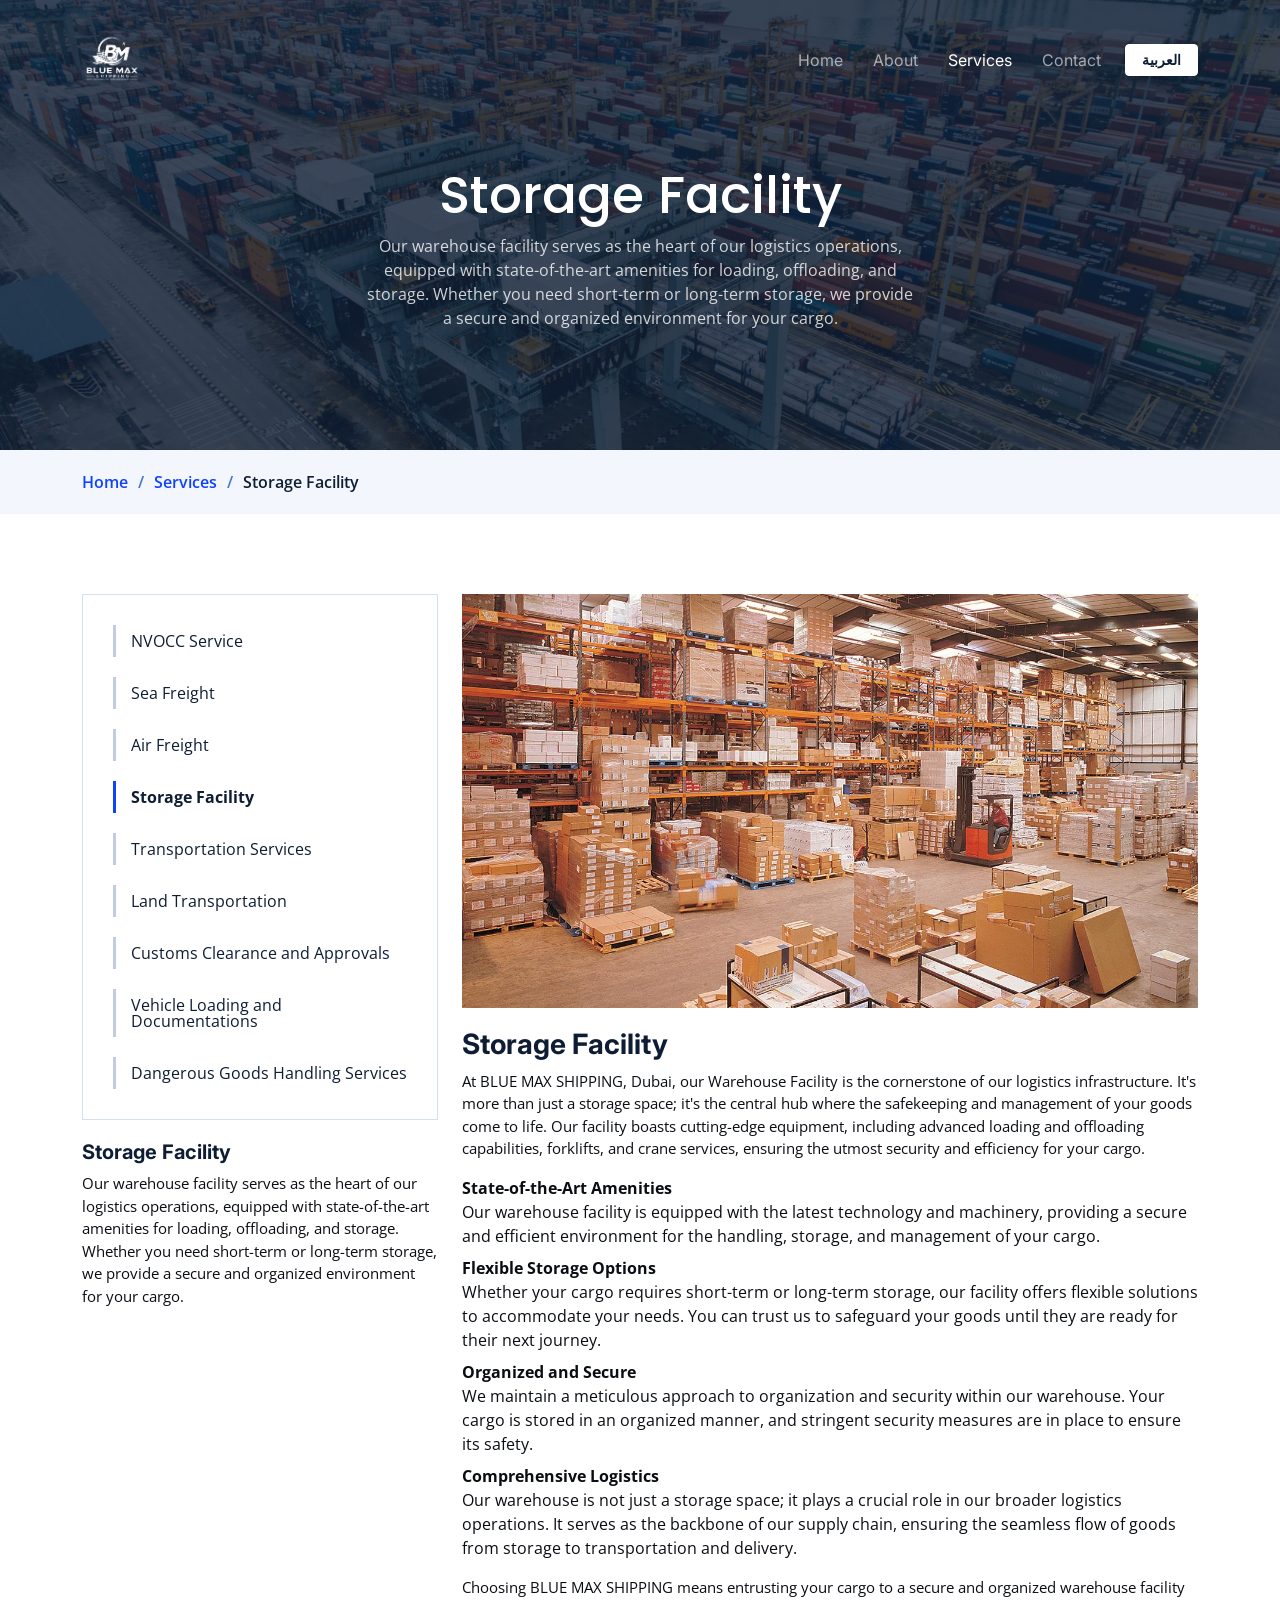
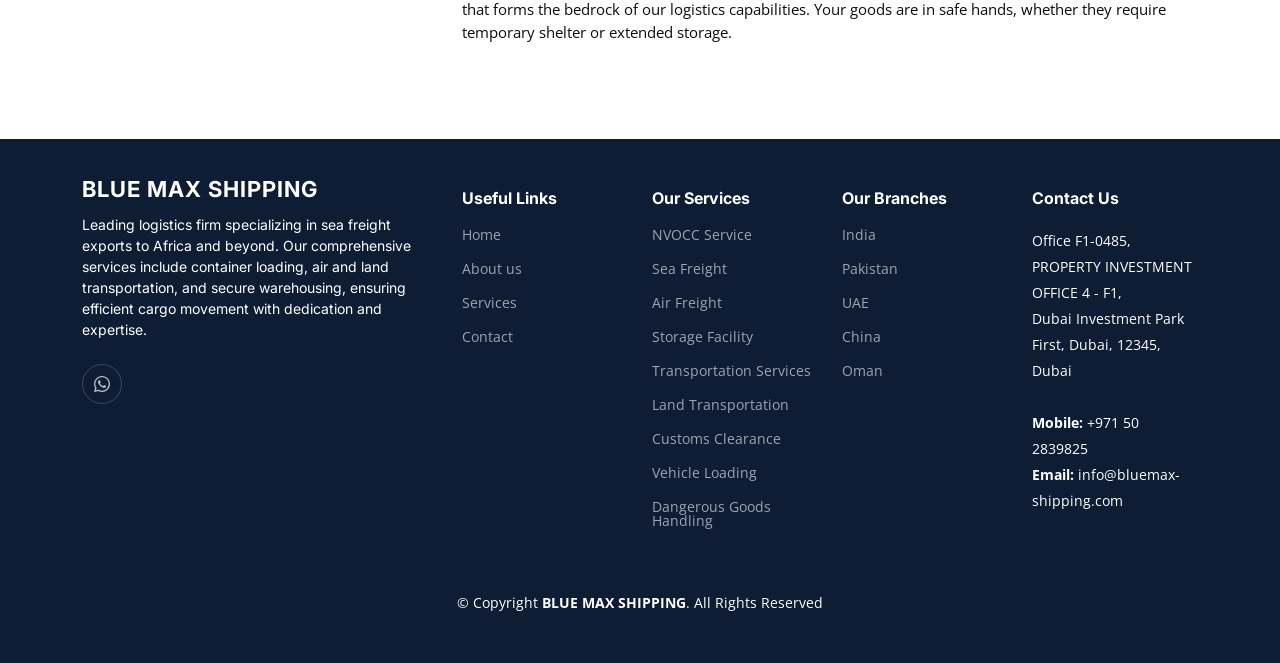
<file: storageFacility.html>
<!DOCTYPE html>
<html lang="en">
  <head>
    <meta charset="utf-8" />
    <meta content="width=device-width, initial-scale=1.0" name="viewport" />

    <script>
      (function () {
        try {
          var lang = localStorage.getItem("site-lang") || "en";
          if (lang === "ar") {
            document.documentElement.lang = "ar";
            document.documentElement.dir = "rtl";
            document.documentElement.classList.add("lang-ar");
          }
        } catch (e) {}
        setTimeout(function () {
          document.documentElement.classList.add("i18n-ready");
        }, 2000);
      })();
    </script>

    <title>BLUE MAX</title>
    <meta content="" name="description" />
    <meta content="" name="keywords" />

    <!-- Favicons -->

    <link href="assets/img/logo111.png" rel="icon" />

    <!-- Google Fonts -->
    <link rel="preconnect" href="https://fonts.googleapis.com" />
    <link rel="preconnect" href="https://fonts.gstatic.com" crossorigin />
    <link
      href="https://fonts.googleapis.com/css2?family=Open+Sans:ital,wght@0,300;0,400;0,500;0,600;0,700;1,300;1,400;1,600;1,700&family=Poppins:ital,wght@0,300;0,400;0,500;0,600;0,700;1,300;1,400;1,500;1,600;1,700&family=Inter:ital,wght@0,300;0,400;0,500;0,600;0,700;1,300;1,400;1,500;1,600;1,700&display=swap"
      rel="stylesheet"
    />

    <!-- Vendor CSS Files -->
    <link
      href="assets/vendor/bootstrap/css/bootstrap.min.css"
      rel="stylesheet"
    />
    <link
      href="assets/vendor/bootstrap-icons/bootstrap-icons.css"
      rel="stylesheet"
    />
    <link
      href="assets/vendor/fontawesome-free/css/all.min.css"
      rel="stylesheet"
    />
    <link
      href="assets/vendor/glightbox/css/glightbox.min.css"
      rel="stylesheet"
    />
    <link href="assets/vendor/swiper/swiper-bundle.min.css" rel="stylesheet" />
    <link href="assets/vendor/aos/aos.css" rel="stylesheet" />

    <!-- Template Main CSS File -->
    <link href="assets/css/main.css" rel="stylesheet" />
  </head>

  <body>
    <!-- ======= Header ======= -->
    <header id="header" class="header d-flex align-items-center fixed-top">
      <div
        class="container-fluid container-xl d-flex align-items-center justify-content-between"
      >
        <a href="index.html" class="logo d-flex align-items-center">
          <!-- Uncomment the line below if you also wish to use an image logo -->
          <img src="assets/img/logo111.png" alt="" />
          <!-- <h1>Logis</h1> -->
        </a>

        <i class="mobile-nav-toggle mobile-nav-show bi bi-list"></i>
        <i class="mobile-nav-toggle mobile-nav-hide d-none bi bi-x"></i>
        <nav id="navbar" class="navbar">
          <ul>
            <li><a href="index.html">Home</a></li>
            <li><a href="about.html">About</a></li>
            <li><a href="services.html" class="active">Services</a></li>
            <li><a href="contact.html">Contact</a></li>
          </ul>
        </nav>
        <!-- .navbar -->
      </div>
    </header>
    <!-- End Header -->

    <main id="main">
      <!-- ======= Breadcrumbs ======= -->
      <div class="breadcrumbs">
        <div
          class="page-header d-flex align-items-center"
          style="background-image: url('assets/img/page-header.jpg')"
        >
          <div class="container position-relative">
            <div class="row d-flex justify-content-center">
              <div class="col-lg-6 text-center">
                <h2>Storage Facility</h2>
                <p>
                  Our warehouse facility serves as the heart of our logistics
                  operations, equipped with state-of-the-art amenities for
                  loading, offloading, and storage. Whether you need short-term
                  or long-term storage, we provide a secure and organized
                  environment for your cargo.
                </p>
              </div>
            </div>
          </div>
        </div>
        <nav>
          <div class="container">
            <ol>
              <li><a href="index.html">Home</a></li>
              <li><a href="services.html">Services</a></li>
              <li>Storage Facility</li>
            </ol>
          </div>
        </nav>
      </div>
      <!-- End Breadcrumbs -->

      <!-- ======= Service Details Section ======= -->
      <section id="service-details" class="service-details">
        <div class="container" data-aos="fade-up">
          <div class="row gy-4">
            <div class="col-lg-4">
              <div class="services-list">
                <a href="groupageLoading.html">NVOCC Service</a>
                <a href="seaFreight.html">Sea Freight</a>
                <a href="airFreight.html">Air Freight</a>
                <a href="storageFacility.html" class="active"
                  >Storage Facility</a
                >
                <a href="transportationService.html">Transportation Services</a>
                <a href="landTransportation.html">Land Transportation</a>
                <a href="customsClearance.html"
                  >Customs Clearance and Approvals</a
                >
                <a href="vehicleLoading.html"
                  >Vehicle Loading and Documentations</a
                >
                <a href="dangerousGoodsHandling.html"
                  >Dangerous Goods Handling Services</a
                >
              </div>

              <h4>Storage Facility</h4>
              <p>
                Our warehouse facility serves as the heart of our logistics
                operations, equipped with state-of-the-art amenities for
                loading, offloading, and storage. Whether you need short-term or
                long-term storage, we provide a secure and organized environment
                for your cargo.
              </p>
            </div>

            <div class="col-lg-8">
              <img
                src="assets/img/weare-housing1.jpeg"
                alt=""
                class="img-fluid services-img"
              />
              <h3>Storage Facility</h3>
              <p>
                At BLUE MAX SHIPPING, Dubai, our Warehouse Facility is
                the cornerstone of our logistics infrastructure. It's more than
                just a storage space; it's the central hub where the safekeeping
                and management of your goods come to life. Our facility boasts
                cutting-edge equipment, including advanced loading and
                offloading capabilities, forklifts, and crane services, ensuring
                the utmost security and efficiency for your cargo.
              </p>
              <dl>
                <dt>State-of-the-Art Amenities</dt>
                <dd>
                  Our warehouse facility is equipped with the latest technology
                  and machinery, providing a secure and efficient environment
                  for the handling, storage, and management of your cargo.
                </dd>

                <dt>Flexible Storage Options</dt>
                <dd>
                  Whether your cargo requires short-term or long-term storage,
                  our facility offers flexible solutions to accommodate your
                  needs. You can trust us to safeguard your goods until they are
                  ready for their next journey.
                </dd>

                <dt>Organized and Secure</dt>
                <dd>
                  We maintain a meticulous approach to organization and security
                  within our warehouse. Your cargo is stored in an organized
                  manner, and stringent security measures are in place to ensure
                  its safety.
                </dd>

                <dt>Comprehensive Logistics</dt>
                <dd>
                  Our warehouse is not just a storage space; it plays a crucial
                  role in our broader logistics operations. It serves as the
                  backbone of our supply chain, ensuring the seamless flow of
                  goods from storage to transportation and delivery.
                </dd>
              </dl>
              <p>
                Choosing BLUE MAX SHIPPING means entrusting your cargo
                to a secure and organized warehouse facility that forms the
                bedrock of our logistics capabilities. Your goods are in safe
                hands, whether they require temporary shelter or extended
                storage.
              </p>
            </div>
          </div>
        </div>
      </section>
      <!-- End Service Details Section -->
    </main>
    <!-- End #main -->

    <!-- ======= Footer ======= -->
    <footer id="footer" class="footer">
      <div class="container">
        <div class="row gy-4">
          <div class="col-lg-4 col-md-12 footer-info">
            <a href="index.html" class="logo d-flex align-items-center">
              <span>BLUE MAX SHIPPING</span>
            </a>
            <p>
              Leading logistics firm specializing in sea freight exports to
              Africa and beyond. Our comprehensive services include container
              loading, air and land transportation, and secure warehousing,
              ensuring efficient cargo movement with dedication and expertise.
            </p>
            <div class="social-links d-flex mt-4">
              <a href="https://wa.me/971502839825" class="whatsapp" target="_blank" rel="noopener noreferrer"><i class="bi bi-whatsapp"></i></a>
            </div>
          </div>

          <div class="col-lg-2 col-6 footer-links">
            <h4>Useful Links</h4>
            <ul>
              <li><a href="index.html">Home</a></li>
              <li><a href="about.html">About us</a></li>
              <li><a href="services.html">Services</a></li>
              <li><a href="contact.html">Contact</a></li>
            </ul>
          </div>

          <div class="col-lg-2 col-6 footer-links">
            <h4>Our Services</h4>
            <ul>
              <li><a href="groupageLoading.html">NVOCC Service</a></li>
              <li><a href="seaFreight.html">Sea Freight</a></li>
              <li><a href="airFreight.html">Air Freight</a></li>
              <li><a href="storageFacility.html">Storage Facility</a></li>
              <li>
                <a href="transportationService.html">Transportation Services</a>
              </li>
              <li><a href="landTransportation.html">Land Transportation</a></li>
              <li><a href="customsClearance.html">Customs Clearance</a></li>
              <li><a href="vehicleLoading.html">Vehicle Loading</a></li>
              <li>
                <a href="dangerousGoodsHandling.html"
                  >Dangerous Goods Handling
                </a>
              </li>
            </ul>
          </div>

          <div class="col-lg-2 col-6 footer-links">
            <h4>Our Branches</h4>
            <ul>
              <li><span>India</span></li>
              <li><span>Pakistan</span></li>
              <li><span>UAE</span></li>
              <li><span>China</span></li>
              <li><span>Oman</span></li>
            </ul>
          </div>

          <div
            class="col-lg-2 col-md-12 footer-contact text-center text-md-start"
          >
            <h4>Contact Us</h4>
            <p>
              Office F1-0485, <br />
              PROPERTY INVESTMENT  OFFICE 4 - F1, <br />
              Dubai Investment Park First, Dubai, 12345, Dubai<br /><br />
              <strong>Mobile:</strong> +971 50 2839825<br />
              <!-- <strong>Landline:</strong> +971 4 321 8658<br /> -->
              <strong>Email:</strong> info@bluemax-shipping.com<br />
            </p>
          </div>
        </div>
      </div>

      <div class="container mt-4">
        <div class="copyright">
          &copy; Copyright
          <strong
            ><span
              ><a href="index.html" style="color: white"
                >BLUE MAX SHIPPING</a
              ></span
            ></strong
          >. All Rights Reserved
        </div>
      </div>
    </footer>
    <!-- End Footer -->

    <a
      href="#"
      class="scroll-top d-flex align-items-center justify-content-center"
      ><i class="bi bi-arrow-up-short"></i
    ></a>
    <div id="preloader"></div>

    <!-- Vendor JS Files -->
    <script src="assets/vendor/bootstrap/js/bootstrap.bundle.min.js"></script>
    <script src="assets/vendor/purecounter/purecounter_vanilla.js"></script>
    <script src="assets/vendor/glightbox/js/glightbox.min.js"></script>
    <script src="assets/vendor/swiper/swiper-bundle.min.js"></script>
    <script src="assets/vendor/aos/aos.js"></script>
    <script src="assets/vendor/php-email-form/validate.js"></script>

    <!-- Template Main JS File -->
    <script src="assets/js/main.js"></script>
    <script src="assets/js/i18n.js"></script>
  </body>
</html>
</file>
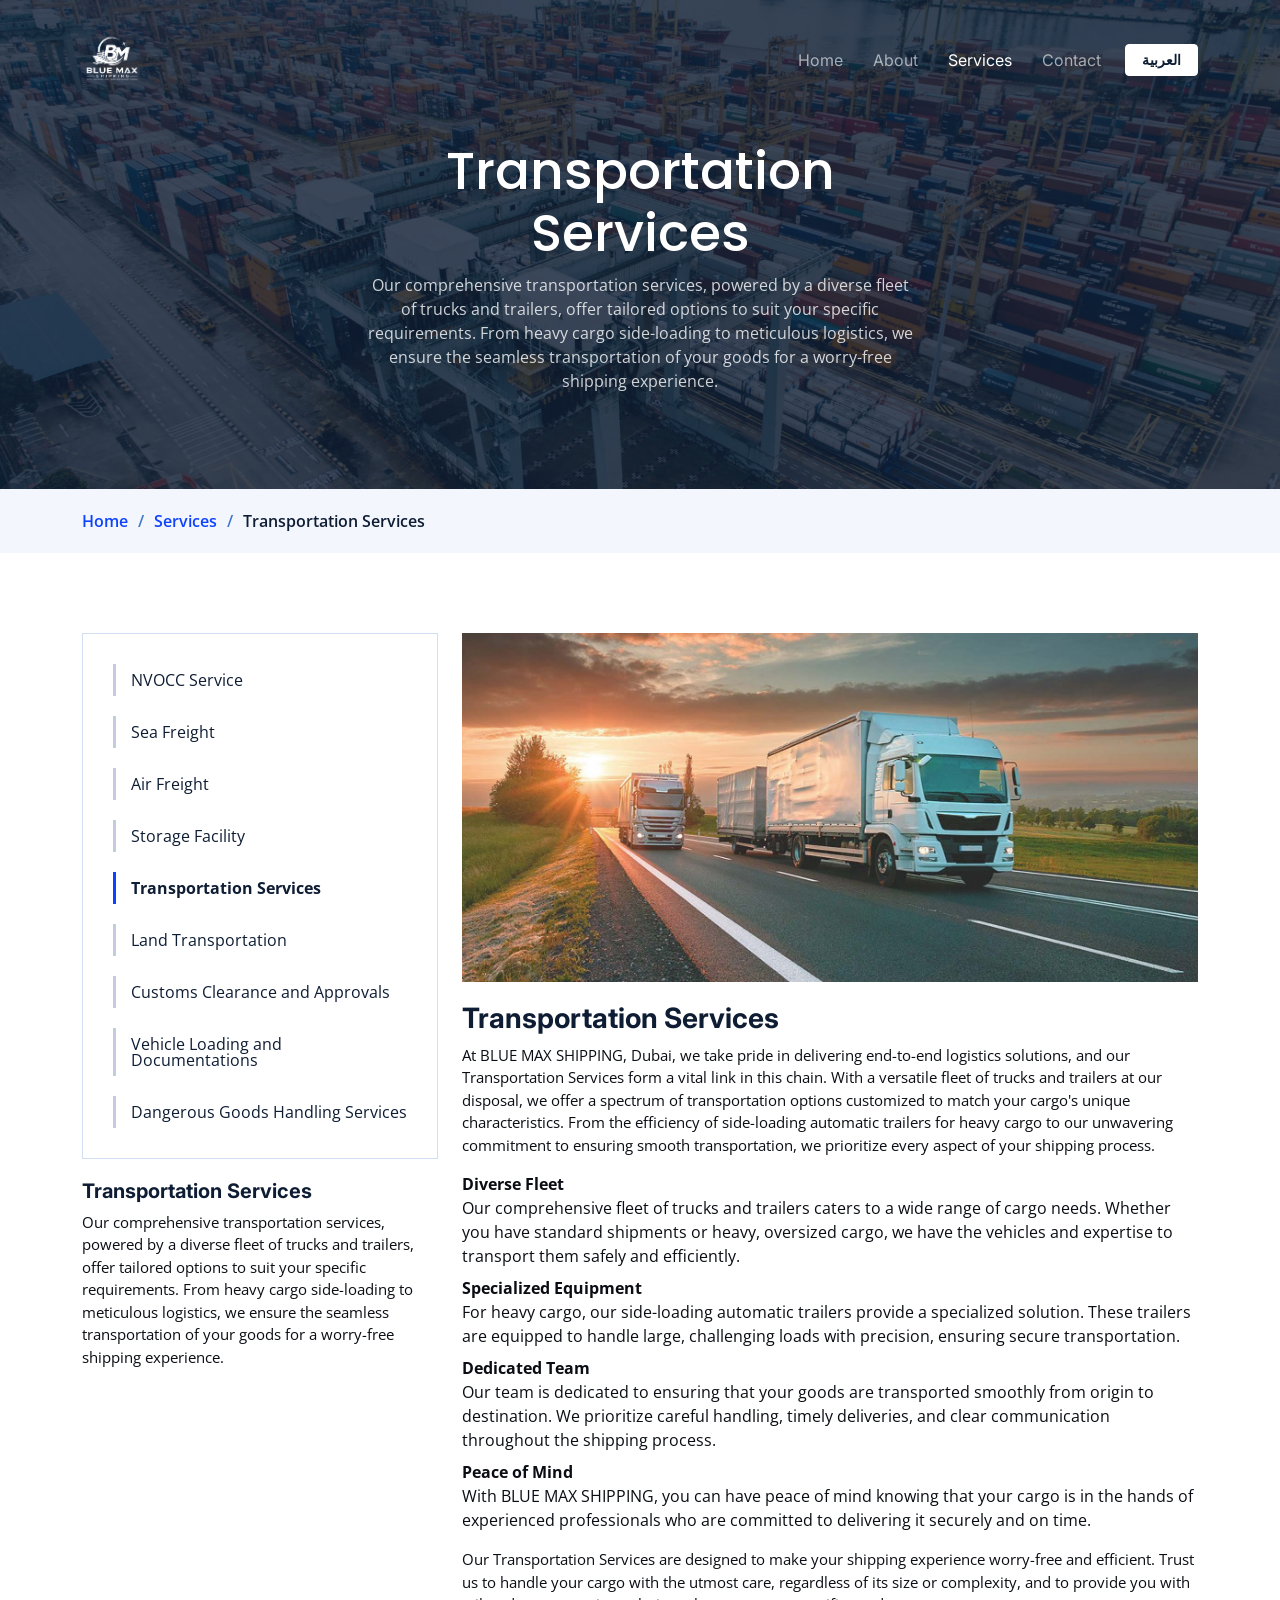
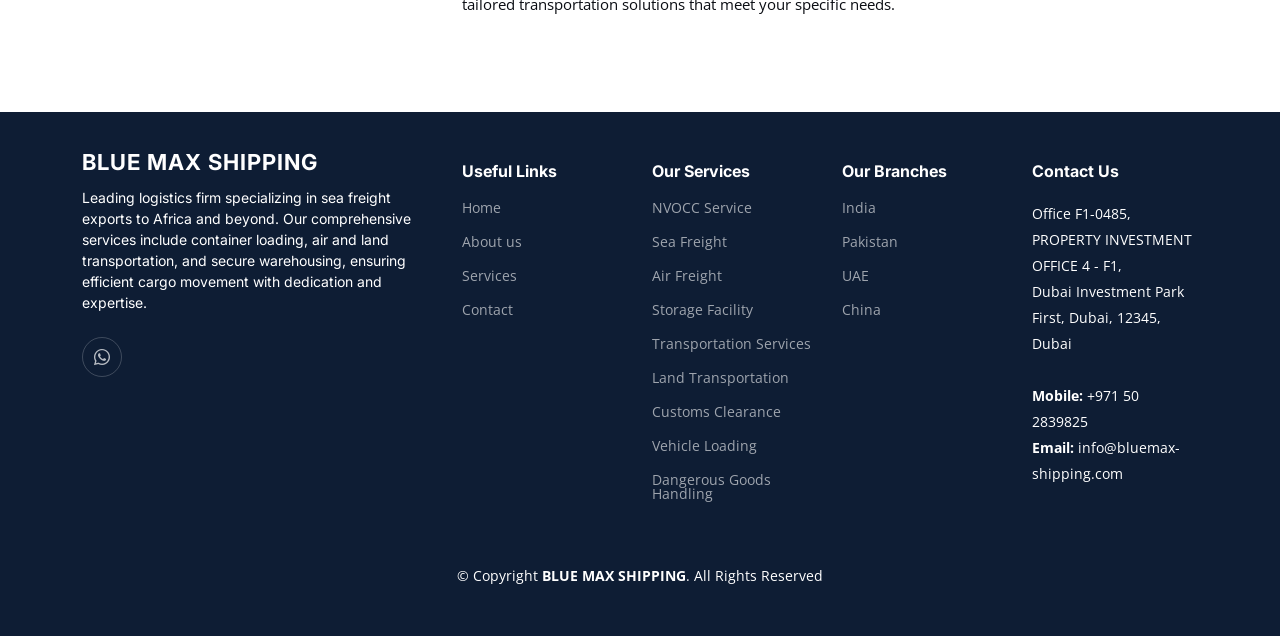
<file: transportationService.html>
<!DOCTYPE html>
<html lang="en">
  <head>
    <meta charset="utf-8" />
    <meta content="width=device-width, initial-scale=1.0" name="viewport" />

    <script>
      (function () {
        try {
          var lang = localStorage.getItem("site-lang") || "en";
          if (lang === "ar") {
            document.documentElement.lang = "ar";
            document.documentElement.dir = "rtl";
            document.documentElement.classList.add("lang-ar");
          }
        } catch (e) {}
        setTimeout(function () {
          document.documentElement.classList.add("i18n-ready");
        }, 2000);
      })();
    </script>

    <title>BLUE MAX</title>
    <meta content="" name="description" />
    <meta content="" name="keywords" />

    <!-- Favicons -->

    <link href="assets/img/logo111.png" rel="icon" />

    <!-- Google Fonts -->
    <link rel="preconnect" href="https://fonts.googleapis.com" />
    <link rel="preconnect" href="https://fonts.gstatic.com" crossorigin />
    <link
      href="https://fonts.googleapis.com/css2?family=Open+Sans:ital,wght@0,300;0,400;0,500;0,600;0,700;1,300;1,400;1,600;1,700&family=Poppins:ital,wght@0,300;0,400;0,500;0,600;0,700;1,300;1,400;1,500;1,600;1,700&family=Inter:ital,wght@0,300;0,400;0,500;0,600;0,700;1,300;1,400;1,500;1,600;1,700&display=swap"
      rel="stylesheet"
    />

    <!-- Vendor CSS Files -->
    <link
      href="assets/vendor/bootstrap/css/bootstrap.min.css"
      rel="stylesheet"
    />
    <link
      href="assets/vendor/bootstrap-icons/bootstrap-icons.css"
      rel="stylesheet"
    />
    <link
      href="assets/vendor/fontawesome-free/css/all.min.css"
      rel="stylesheet"
    />
    <link
      href="assets/vendor/glightbox/css/glightbox.min.css"
      rel="stylesheet"
    />
    <link href="assets/vendor/swiper/swiper-bundle.min.css" rel="stylesheet" />
    <link href="assets/vendor/aos/aos.css" rel="stylesheet" />

    <!-- Template Main CSS File -->
    <link href="assets/css/main.css" rel="stylesheet" />
  </head>

  <body>
    <!-- ======= Header ======= -->
    <header id="header" class="header d-flex align-items-center fixed-top">
      <div
        class="container-fluid container-xl d-flex align-items-center justify-content-between"
      >
        <a href="index.html" class="logo d-flex align-items-center">
          <!-- Uncomment the line below if you also wish to use an image logo -->
          <img src="assets/img/logo111.png" alt="" />
          <!-- <h1>Logis</h1> -->
        </a>

        <i class="mobile-nav-toggle mobile-nav-show bi bi-list"></i>
        <i class="mobile-nav-toggle mobile-nav-hide d-none bi bi-x"></i>
        <nav id="navbar" class="navbar">
          <ul>
            <li><a href="index.html">Home</a></li>
            <li><a href="about.html">About</a></li>
            <li><a href="services.html" class="active">Services</a></li>
            <li><a href="contact.html">Contact</a></li>
          </ul>
        </nav>
        <!-- .navbar -->
      </div>
    </header>
    <!-- End Header -->

    <main id="main">
      <!-- ======= Breadcrumbs ======= -->
      <div class="breadcrumbs">
        <div
          class="page-header d-flex align-items-center"
          style="background-image: url('assets/img/page-header.jpg')"
        >
          <div class="container position-relative">
            <div class="row d-flex justify-content-center">
              <div class="col-lg-6 text-center">
                <h2>Transportation Services</h2>
                <p>
                  Our comprehensive transportation services, powered by a
                  diverse fleet of trucks and trailers, offer tailored options
                  to suit your specific requirements. From heavy cargo
                  side-loading to meticulous logistics, we ensure the seamless
                  transportation of your goods for a worry-free shipping
                  experience.
                </p>
              </div>
            </div>
          </div>
        </div>
        <nav>
          <div class="container">
            <ol>
              <li><a href="index.html">Home</a></li>
              <li><a href="services.html">Services</a></li>
              <li>Transportation Services</li>
            </ol>
          </div>
        </nav>
      </div>
      <!-- End Breadcrumbs -->

      <!-- ======= Service Details Section ======= -->
      <section id="service-details" class="service-details">
        <div class="container" data-aos="fade-up">
          <div class="row gy-4">
            <div class="col-lg-4">
              <div class="services-list">
                <a href="groupageLoading.html">NVOCC Service</a>
                <a href="seaFreight.html">Sea Freight</a>
                <a href="airFreight.html">Air Freight</a>
                <a href="storageFacility.html">Storage Facility</a>
                <a href="transportationService.html" class="active"
                  >Transportation Services</a
                >
                <a href="landTransportation.html">Land Transportation</a>
                <a href="customsClearance.html"
                  >Customs Clearance and Approvals</a
                >
                <a href="vehicleLoading.html"
                  >Vehicle Loading and Documentations</a
                >
                <a href="dangerousGoodsHandling.html"
                  >Dangerous Goods Handling Services</a
                >
              </div>

              <h4>Transportation Services</h4>
              <p>
                Our comprehensive transportation services, powered by a diverse
                fleet of trucks and trailers, offer tailored options to suit
                your specific requirements. From heavy cargo side-loading to
                meticulous logistics, we ensure the seamless transportation of
                your goods for a worry-free shipping experience.
              </p>
            </div>

            <div class="col-lg-8">
              <img
                src="assets/img/transportation-trucks.jpg"
                alt=""
                class="img-fluid services-img"
              />
              <h3>Transportation Services</h3>
              <p>
                At BLUE MAX SHIPPING, Dubai, we take pride in
                delivering end-to-end logistics solutions, and our
                Transportation Services form a vital link in this chain. With a
                versatile fleet of trucks and trailers at our disposal, we offer
                a spectrum of transportation options customized to match your
                cargo's unique characteristics. From the efficiency of
                side-loading automatic trailers for heavy cargo to our
                unwavering commitment to ensuring smooth transportation, we
                prioritize every aspect of your shipping process.
              </p>
              <dl>
                <dt>Diverse Fleet</dt>
                <dd>
                  Our comprehensive fleet of trucks and trailers caters to a
                  wide range of cargo needs. Whether you have standard shipments
                  or heavy, oversized cargo, we have the vehicles and expertise
                  to transport them safely and efficiently.
                </dd>

                <dt>Specialized Equipment</dt>
                <dd>
                  For heavy cargo, our side-loading automatic trailers provide a
                  specialized solution. These trailers are equipped to handle
                  large, challenging loads with precision, ensuring secure
                  transportation.
                </dd>
                <dt>Dedicated Team</dt>
                <dd>
                  Our team is dedicated to ensuring that your goods are
                  transported smoothly from origin to destination. We prioritize
                  careful handling, timely deliveries, and clear communication
                  throughout the shipping process.
                </dd>
                <dt>Peace of Mind</dt>
                <dd>
                  With BLUE MAX SHIPPING, you can have peace of mind
                  knowing that your cargo is in the hands of experienced
                  professionals who are committed to delivering it securely and
                  on time.
                </dd>
              </dl>
              <p>
                Our Transportation Services are designed to make your shipping
                experience worry-free and efficient. Trust us to handle your
                cargo with the utmost care, regardless of its size or
                complexity, and to provide you with tailored transportation
                solutions that meet your specific needs.
              </p>
            </div>
          </div>
        </div>
      </section>
      <!-- End Service Details Section -->
    </main>
    <!-- End #main -->

    <!-- ======= Footer ======= -->
    <footer id="footer" class="footer">
      <div class="container">
        <div class="row gy-4">
          <div class="col-lg-4 col-md-12 footer-info">
            <a href="index.html" class="logo d-flex align-items-center">
              <span>BLUE MAX SHIPPING</span>
            </a>
            <p>
              Leading logistics firm specializing in sea freight exports to
              Africa and beyond. Our comprehensive services include container
              loading, air and land transportation, and secure warehousing,
              ensuring efficient cargo movement with dedication and expertise.
            </p>
            <div class="social-links d-flex mt-4">
              <a href="https://wa.me/971502839825" class="whatsapp" target="_blank" rel="noopener noreferrer"><i class="bi bi-whatsapp"></i></a>
            </div>
          </div>

          <div class="col-lg-2 col-6 footer-links">
            <h4>Useful Links</h4>
            <ul>
              <li><a href="index.html">Home</a></li>
              <li><a href="about.html">About us</a></li>
              <li><a href="services.html">Services</a></li>
              <li><a href="contact.html">Contact</a></li>
            </ul>
          </div>

          <div class="col-lg-2 col-6 footer-links">
            <h4>Our Services</h4>
            <ul>
              <li><a href="groupageLoading.html">NVOCC Service</a></li>
              <li><a href="seaFreight.html">Sea Freight</a></li>
              <li><a href="airFreight.html">Air Freight</a></li>
              <li><a href="storageFacility.html">Storage Facility</a></li>
              <li>
                <a href="transportationService.html">Transportation Services</a>
              </li>
              <li><a href="landTransportation.html">Land Transportation</a></li>
              <li><a href="customsClearance.html">Customs Clearance</a></li>
              <li><a href="vehicleLoading.html">Vehicle Loading</a></li>
              <li>
                <a href="dangerousGoodsHandling.html"
                  >Dangerous Goods Handling
                </a>
              </li>
            </ul>
          </div>

          <div class="col-lg-2 col-6 footer-links">
            <h4>Our Branches</h4>
            <ul>
              <li><span>India</span></li>
              <li><span>Pakistan</span></li>
              <li><span>UAE</span></li>
              <li><span>China</span></li>
              
            </ul>
          </div>

          <div
            class="col-lg-2 col-md-12 footer-contact text-center text-md-start"
          >
            <h4>Contact Us</h4>
            <p>
              Office F1-0485, <br />
              PROPERTY INVESTMENT  OFFICE 4 - F1, <br />
              Dubai Investment Park First, Dubai, 12345, Dubai<br /><br />
              <strong>Mobile:</strong> +971 50 2839825<br />
              <!-- <strong>Landline:</strong> +971 4 321 8658<br /> -->
              <strong>Email:</strong> info@bluemax-shipping.com<br />
            </p>
          </div>
        </div>
      </div>

      <div class="container mt-4">
        <div class="copyright">
          &copy; Copyright
          <strong
            ><span
              ><a href="index.html" style="color: white"
                >BLUE MAX SHIPPING</a
              ></span
            ></strong
          >. All Rights Reserved
        </div>
      </div>
    </footer>
    <!-- End Footer -->

    <a
      href="#"
      class="scroll-top d-flex align-items-center justify-content-center"
      ><i class="bi bi-arrow-up-short"></i
    ></a>
    <div id="preloader"></div>

    <!-- Vendor JS Files -->
    <script src="assets/vendor/bootstrap/js/bootstrap.bundle.min.js"></script>
    <script src="assets/vendor/purecounter/purecounter_vanilla.js"></script>
    <script src="assets/vendor/glightbox/js/glightbox.min.js"></script>
    <script src="assets/vendor/swiper/swiper-bundle.min.js"></script>
    <script src="assets/vendor/aos/aos.js"></script>
    <script src="assets/vendor/php-email-form/validate.js"></script>

    <!-- Template Main JS File -->
    <script src="assets/js/main.js"></script>
    <script src="assets/js/i18n.js"></script>
  </body>
</html>
</file>
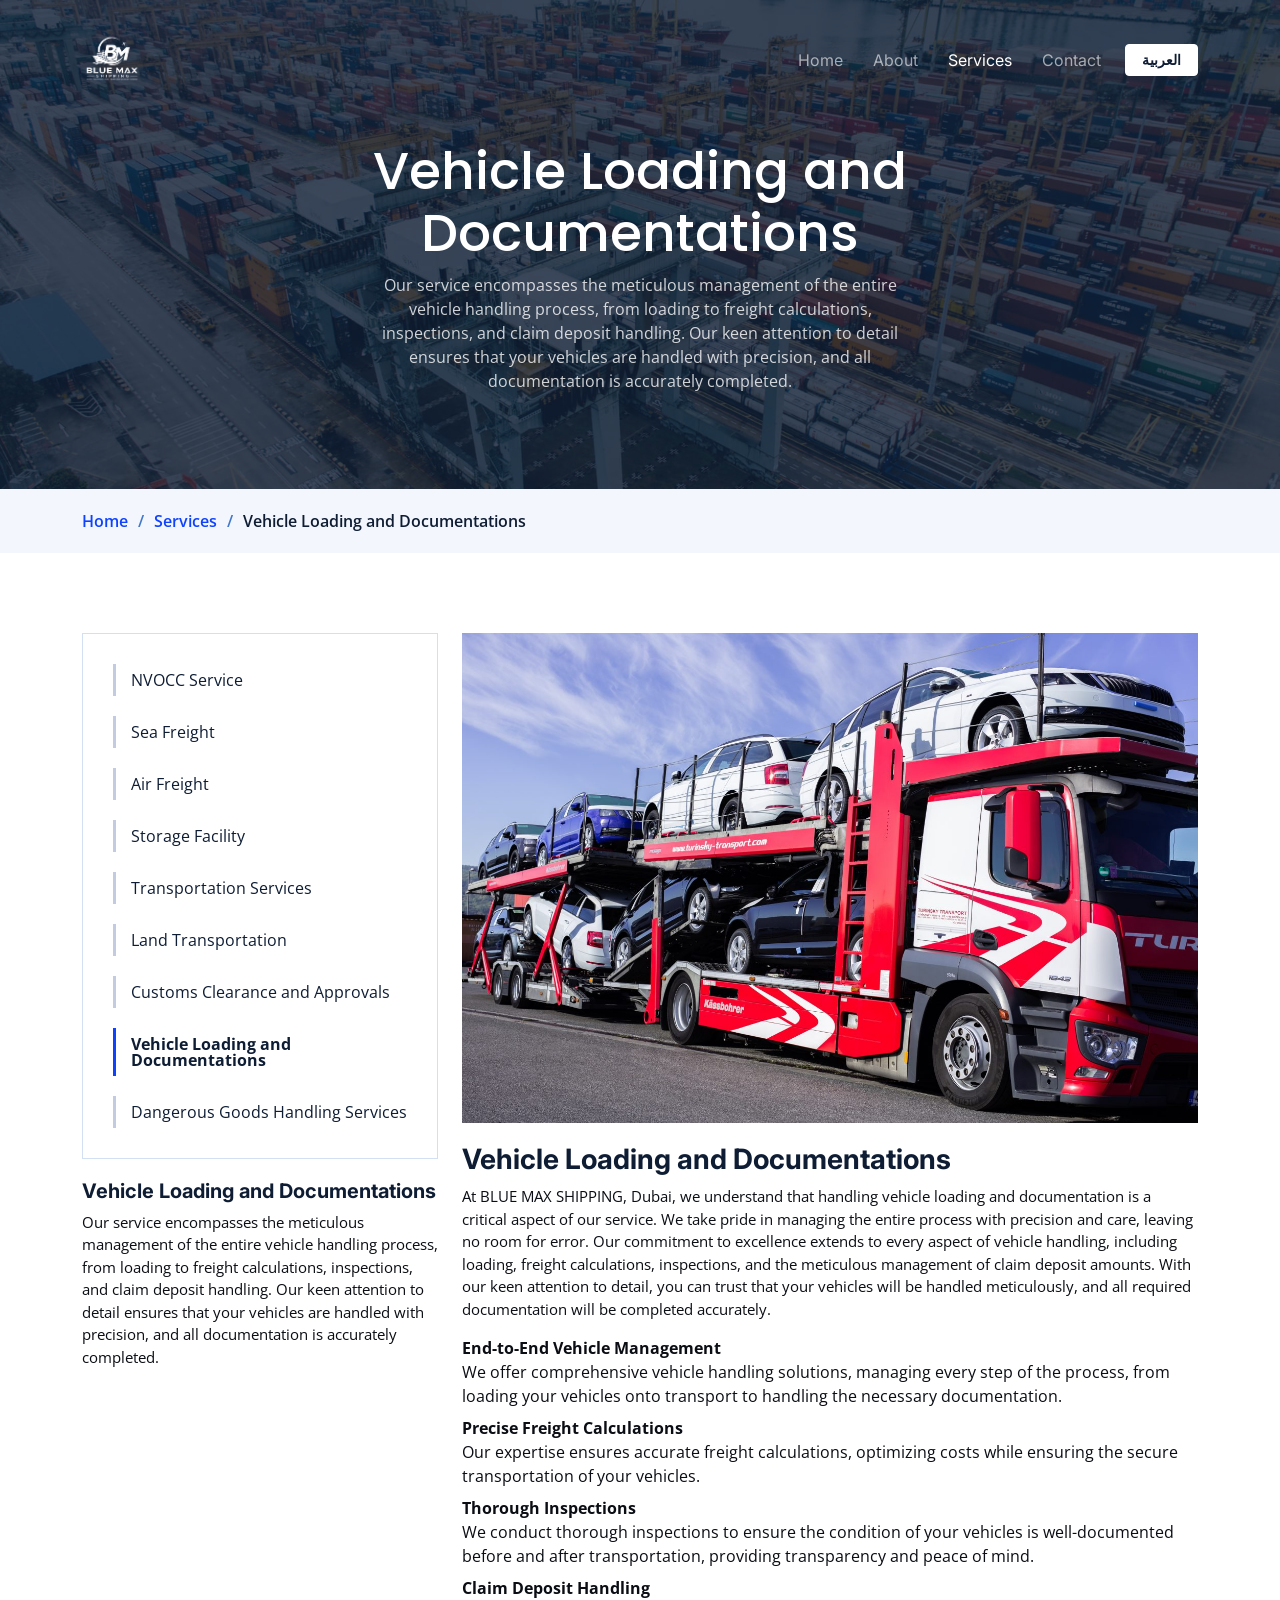
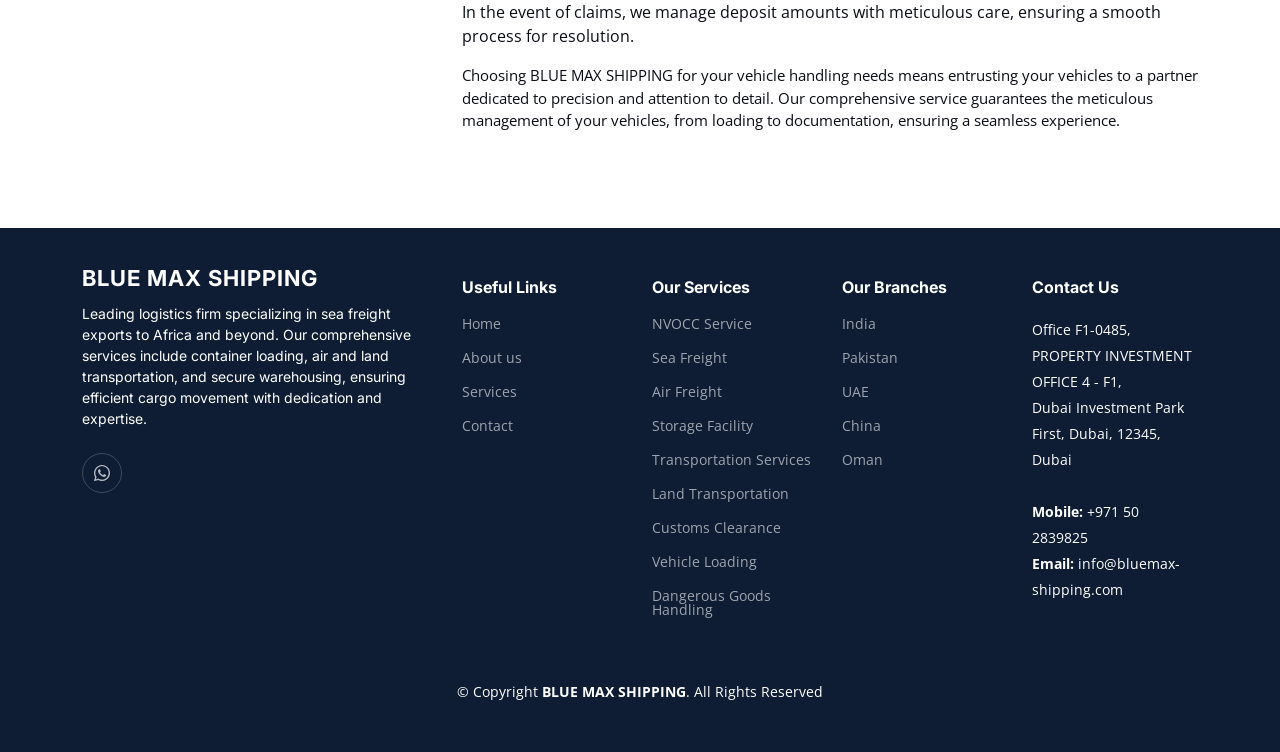
<file: vehicleLoading.html>
<!DOCTYPE html>
<html lang="en">
  <head>
    <meta charset="utf-8" />
    <meta content="width=device-width, initial-scale=1.0" name="viewport" />

    <script>
      (function () {
        try {
          var lang = localStorage.getItem("site-lang") || "en";
          if (lang === "ar") {
            document.documentElement.lang = "ar";
            document.documentElement.dir = "rtl";
            document.documentElement.classList.add("lang-ar");
          }
        } catch (e) {}
        setTimeout(function () {
          document.documentElement.classList.add("i18n-ready");
        }, 2000);
      })();
    </script>

    <title>BLUE MAX</title>
    <meta content="" name="description" />
    <meta content="" name="keywords" />

    <!-- Favicons -->

    <link href="assets/img/logo111.png" rel="icon" />

    <!-- Google Fonts -->
    <link rel="preconnect" href="https://fonts.googleapis.com" />
    <link rel="preconnect" href="https://fonts.gstatic.com" crossorigin />
    <link
      href="https://fonts.googleapis.com/css2?family=Open+Sans:ital,wght@0,300;0,400;0,500;0,600;0,700;1,300;1,400;1,600;1,700&family=Poppins:ital,wght@0,300;0,400;0,500;0,600;0,700;1,300;1,400;1,500;1,600;1,700&family=Inter:ital,wght@0,300;0,400;0,500;0,600;0,700;1,300;1,400;1,500;1,600;1,700&display=swap"
      rel="stylesheet"
    />

    <!-- Vendor CSS Files -->
    <link
      href="assets/vendor/bootstrap/css/bootstrap.min.css"
      rel="stylesheet"
    />
    <link
      href="assets/vendor/bootstrap-icons/bootstrap-icons.css"
      rel="stylesheet"
    />
    <link
      href="assets/vendor/fontawesome-free/css/all.min.css"
      rel="stylesheet"
    />
    <link
      href="assets/vendor/glightbox/css/glightbox.min.css"
      rel="stylesheet"
    />
    <link href="assets/vendor/swiper/swiper-bundle.min.css" rel="stylesheet" />
    <link href="assets/vendor/aos/aos.css" rel="stylesheet" />

    <!-- Template Main CSS File -->
    <link href="assets/css/main.css" rel="stylesheet" />
  </head>

  <body>
    <!-- ======= Header ======= -->
    <header id="header" class="header d-flex align-items-center fixed-top">
      <div
        class="container-fluid container-xl d-flex align-items-center justify-content-between"
      >
        <a href="index.html" class="logo d-flex align-items-center">
          <!-- Uncomment the line below if you also wish to use an image logo -->
          <img src="assets/img/logo111.png" alt="" />
          <!-- <h1>Logis</h1> -->
        </a>

        <i class="mobile-nav-toggle mobile-nav-show bi bi-list"></i>
        <i class="mobile-nav-toggle mobile-nav-hide d-none bi bi-x"></i>
        <nav id="navbar" class="navbar">
          <ul>
            <li><a href="index.html">Home</a></li>
            <li><a href="about.html">About</a></li>
            <li><a href="services.html" class="active">Services</a></li>
            <li><a href="contact.html">Contact</a></li>
          </ul>
        </nav>
        <!-- .navbar -->
      </div>
    </header>
    <!-- End Header -->

    <main id="main">
      <!-- ======= Breadcrumbs ======= -->
      <div class="breadcrumbs">
        <div
          class="page-header d-flex align-items-center"
          style="background-image: url('assets/img/page-header.jpg')"
        >
          <div class="container position-relative">
            <div class="row d-flex justify-content-center">
              <div class="col-lg-6 text-center">
                <h2>Vehicle Loading and Documentations</h2>
                <p>
                  Our service encompasses the meticulous management of the
                  entire vehicle handling process, from loading to freight
                  calculations, inspections, and claim deposit handling. Our
                  keen attention to detail ensures that your vehicles are
                  handled with precision, and all documentation is accurately
                  completed.
                </p>
              </div>
            </div>
          </div>
        </div>
        <nav>
          <div class="container">
            <ol>
              <li><a href="index.html">Home</a></li>
              <li><a href="services.html">Services</a></li>
              <li>Vehicle Loading and Documentations</li>
            </ol>
          </div>
        </nav>
      </div>
      <!-- End Breadcrumbs -->

      <!-- ======= Service Details Section ======= -->
      <section id="service-details" class="service-details">
        <div class="container" data-aos="fade-up">
          <div class="row gy-4">
            <div class="col-lg-4">
              <div class="services-list">
                <a href="groupageLoading.html">NVOCC Service</a>
                <a href="seaFreight.html">Sea Freight</a>
                <a href="airFreight.html">Air Freight</a>
                <a href="storageFacility.html">Storage Facility</a>
                <a href="transportationService.html">Transportation Services</a>
                <a href="landTransportation.html">Land Transportation</a>
                <a href="customsClearance.html"
                  >Customs Clearance and Approvals</a
                >
                <a href="vehicleLoading.html" class="active"
                  >Vehicle Loading and Documentations</a
                >
                <a href="dangerousGoodsHandling.html"
                  >Dangerous Goods Handling Services</a
                >
              </div>

              <h4>Vehicle Loading and Documentations</h4>
              <p>
                Our service encompasses the meticulous management of the entire
                vehicle handling process, from loading to freight calculations,
                inspections, and claim deposit handling. Our keen attention to
                detail ensures that your vehicles are handled with precision,
                and all documentation is accurately completed.
              </p>
            </div>

            <div class="col-lg-8">
              <img
                src="assets/img/services/vehicle-loading1.jpg"
                alt=""
                class="img-fluid services-img"
              />
              <h3>Vehicle Loading and Documentations</h3>
              <p>
                At BLUE MAX SHIPPING, Dubai, we understand that
                handling vehicle loading and documentation is a critical aspect
                of our service. We take pride in managing the entire process
                with precision and care, leaving no room for error. Our
                commitment to excellence extends to every aspect of vehicle
                handling, including loading, freight calculations, inspections,
                and the meticulous management of claim deposit amounts. With our
                keen attention to detail, you can trust that your vehicles will
                be handled meticulously, and all required documentation will be
                completed accurately.
              </p>
              <dl>
                <dt>End-to-End Vehicle Management</dt>
                <dd>
                  We offer comprehensive vehicle handling solutions, managing
                  every step of the process, from loading your vehicles onto
                  transport to handling the necessary documentation.
                </dd>

                <dt>Precise Freight Calculations</dt>
                <dd>
                  Our expertise ensures accurate freight calculations,
                  optimizing costs while ensuring the secure transportation of
                  your vehicles.
                </dd>
                <dt>Thorough Inspections</dt>
                <dd>
                  We conduct thorough inspections to ensure the condition of
                  your vehicles is well-documented before and after
                  transportation, providing transparency and peace of mind.
                </dd>
                <dt>Claim Deposit Handling</dt>
                <dd>
                  In the event of claims, we manage deposit amounts with
                  meticulous care, ensuring a smooth process for resolution.
                </dd>
              </dl>
              <p>
                Choosing BLUE MAX SHIPPING for your vehicle handling
                needs means entrusting your vehicles to a partner dedicated to
                precision and attention to detail. Our comprehensive service
                guarantees the meticulous management of your vehicles, from
                loading to documentation, ensuring a seamless experience.
              </p>
            </div>
          </div>
        </div>
      </section>
      <!-- End Service Details Section -->
    </main>
    <!-- End #main -->

    <!-- ======= Footer ======= -->
    <footer id="footer" class="footer">
      <div class="container">
        <div class="row gy-4">
          <div class="col-lg-4 col-md-12 footer-info">
            <a href="index.html" class="logo d-flex align-items-center">
              <span>BLUE MAX SHIPPING</span>
            </a>
            <p>
              Leading logistics firm specializing in sea freight exports to
              Africa and beyond. Our comprehensive services include container
              loading, air and land transportation, and secure warehousing,
              ensuring efficient cargo movement with dedication and expertise.
            </p>
            <div class="social-links d-flex mt-4">
              <a href="https://wa.me/971502839825" class="whatsapp" target="_blank" rel="noopener noreferrer"><i class="bi bi-whatsapp"></i></a>
            </div>
          </div>

          <div class="col-lg-2 col-6 footer-links">
            <h4>Useful Links</h4>
            <ul>
              <li><a href="index.html">Home</a></li>
              <li><a href="about.html">About us</a></li>
              <li><a href="services.html">Services</a></li>
              <li><a href="contact.html">Contact</a></li>
            </ul>
          </div>

          <div class="col-lg-2 col-6 footer-links">
            <h4>Our Services</h4>
            <ul>
              <li><a href="groupageLoading.html">NVOCC Service</a></li>
              <li><a href="seaFreight.html">Sea Freight</a></li>
              <li><a href="airFreight.html">Air Freight</a></li>
              <li><a href="storageFacility.html">Storage Facility</a></li>
              <li>
                <a href="transportationService.html">Transportation Services</a>
              </li>
              <li><a href="landTransportation.html">Land Transportation</a></li>
              <li><a href="customsClearance.html">Customs Clearance</a></li>
              <li><a href="vehicleLoading.html">Vehicle Loading</a></li>
              <li>
                <a href="dangerousGoodsHandling.html"
                  >Dangerous Goods Handling
                </a>
              </li>
            </ul>
          </div>

          <div class="col-lg-2 col-6 footer-links">
            <h4>Our Branches</h4>
            <ul>
              <li><span>India</span></li>
              <li><span>Pakistan</span></li>
              <li><span>UAE</span></li>
              <li><span>China</span></li>
              <li><span>Oman</span></li>
            </ul>
          </div>

          <div
            class="col-lg-2 col-md-12 footer-contact text-center text-md-start"
          >
            <h4>Contact Us</h4>
            <p>
              Office F1-0485, <br />
              PROPERTY INVESTMENT  OFFICE 4 - F1, <br />
              Dubai Investment Park First, Dubai, 12345, Dubai<br /><br />
              <strong>Mobile:</strong> +971 50 2839825<br />
              <!-- <strong>Landline:</strong> +971 4 321 8658<br /> -->
              <strong>Email:</strong> info@bluemax-shipping.com<br />
            </p>
          </div>
        </div>
      </div>

      <div class="container mt-4">
        <div class="copyright">
          &copy; Copyright
          <strong
            ><span
              ><a href="index.html" style="color: white"
                >BLUE MAX SHIPPING</a
              ></span
            ></strong
          >. All Rights Reserved
        </div>
      </div>
    </footer>
    <!-- End Footer -->

    <a
      href="#"
      class="scroll-top d-flex align-items-center justify-content-center"
      ><i class="bi bi-arrow-up-short"></i
    ></a>
    <div id="preloader"></div>

    <!-- Vendor JS Files -->
    <script src="assets/vendor/bootstrap/js/bootstrap.bundle.min.js"></script>
    <script src="assets/vendor/purecounter/purecounter_vanilla.js"></script>
    <script src="assets/vendor/glightbox/js/glightbox.min.js"></script>
    <script src="assets/vendor/swiper/swiper-bundle.min.js"></script>
    <script src="assets/vendor/aos/aos.js"></script>
    <script src="assets/vendor/php-email-form/validate.js"></script>

    <!-- Template Main JS File -->
    <script src="assets/js/main.js"></script>
    <script src="assets/js/i18n.js"></script>
  </body>
</html>
</file>
<file: assets/css/main.css>
/**
* Template Name: Logis
* Updated: Sep 18 2023 with Bootstrap v5.3.2
* Template URL: https://bootstrapmade.com/logis-bootstrap-logistics-website-template/
* Author: BootstrapMade.com
* License: https://bootstrapmade.com/license/
*/
@import url("https://fonts.googleapis.com/css2?family=Cairo:wght@400;600;700;800&display=swap");

/*--------------------------------------------------------------
# Set main reusable colors and fonts using CSS variables
# Learn more about CSS variables at https://developer.mozilla.org/en-US/docs/Web/CSS/Using_CSS_custom_properties
--------------------------------------------------------------*/
/* Fonts */
:root {
  --font-default: "Open Sans", system-ui, -apple-system, "Segoe UI", Roboto, "Helvetica Neue", Arial, "Noto Sans", "Liberation Sans", sans-serif, "Apple Color Emoji", "Segoe UI Emoji", "Segoe UI Symbol", "Noto Color Emoji";
  --font-primary: "Inter", sans-serif;
  --font-secondary: "Poppins", sans-serif;
}

/* Colors */
:root {
  --color-default: #0a0d13;
  --color-primary: #0d42ff;
  --color-secondary: #0e1d34;
}

/* Smooth scroll behavior */
:root {
  scroll-behavior: smooth;
}

/*--------------------------------------------------------------
# General
--------------------------------------------------------------*/
body {
  font-family: var(--font-default);
  color: var(--color-default);
}

a {
  color: var(--color-primary);
  text-decoration: none;
}

a:hover {
  color: #406aff;
  text-decoration: none;
}





h1,
h2,
h3,
h4,
h5,
h6 {
  font-family: var(--font-primary);
}

/*--------------------------------------------------------------
# Sections & Section Header
--------------------------------------------------------------*/
section {
  padding: 80px 0;
  overflow: hidden;
}

.section-header {
  text-align: center;
  padding: 30px 0;
  position: relative;
}

.section-header h2 {
  font-size: 32px;
  font-weight: 700;
  text-transform: uppercase;
  margin-bottom: 20px;
  padding-bottom: 0;
  color: #001973;
  position: relative;
  z-index: 2;
  margin-bottom: 20px;
  padding-bottom: 20px;
  position: relative;
}

.section-header h2:after {
  content: "";
  position: absolute;
  display: block;
  width: 50px;
  height: 3px;
  background: var(--color-primary);
  left: 0;
  right: 0;
  bottom: 0;
  margin: auto;
}

.section-header span {
  position: absolute;
  top: 46px;
  color: rgba(14, 29, 52, 0.06);
  left: 0;
  right: 0;
  z-index: 1;
  font-weight: 700;
  font-size: 56px;
  text-transform: uppercase;
  line-height: 0;
}

.section-header p {
  margin-bottom: 0;
  position: relative;
  z-index: 2;
}

@media (max-width: 640px) {
  .section-header h2 {
    font-size: 28px;
    margin-bottom: 15px;
  }

  .section-header span {
    font-size: 38px;
  }
}

/*--------------------------------------------------------------
# Breadcrumbs
--------------------------------------------------------------*/
.breadcrumbs .page-header {
  padding: 140px 0 80px 0;
  position: relative;
  background-size: cover;
  background-position: center;
  background-repeat: no-repeat;
  min-height: 50vh;
}

.breadcrumbs .page-header:before {
  content: "";
  background-color: rgba(14, 29, 52, 0.8);
  position: absolute;
  inset: 0;
}

.breadcrumbs .page-header h2 {
  font-size: 52px;
  font-weight: 500;
  color: #fff;
  font-family: var(--font-secondary);
}

@media screen and (max-width: 767px) {
  /* Change font size for small screens */
  .breadcrumbs .page-header h2  {
    font-size: 20px;
  }
}

.breadcrumbs .page-header p {
  color: rgba(255, 255, 255, 0.8);
}

.breadcrumbs nav {
  background-color: #f3f6fc;
  padding: 20px 0;
}

.breadcrumbs nav ol {
  display: flex;
  flex-wrap: wrap;
  list-style: none;
  margin: 0;
  padding: 0;
  font-size: 16px;
  font-weight: 600;
  color: var(--color-secondary);
}

.breadcrumbs nav ol a {
  color: var(--color-primary);
  transition: 0.3s;
}

.breadcrumbs nav ol a:hover {
  text-decoration: underline;
}

.breadcrumbs nav ol li+li {
  padding-left: 10px;
}

.breadcrumbs nav ol li+li::before {
  display: inline-block;
  padding-right: 10px;
  color: #4278cc;
  content: "/";
}

/*--------------------------------------------------------------
# Scroll top button
--------------------------------------------------------------*/
.scroll-top {
  position: fixed;
  visibility: hidden;
  opacity: 0;
  right: 15px;
  bottom: 15px;
  z-index: 99999;
  background: var(--color-primary);
  width: 40px;
  height: 40px;
  border-radius: 4px;
  transition: all 0.4s;
}

.scroll-top i {
  font-size: 24px;
  color: #fff;
  line-height: 0;
}

.scroll-top:hover {
  background: rgba(13, 66, 255, 0.8);
  color: #fff;
}

.scroll-top.active {
  visibility: visible;
  opacity: 1;
}

/*--------------------------------------------------------------
# Preloader
--------------------------------------------------------------*/
#preloader {
  position: fixed;
  inset: 0;
  z-index: 9999;
  overflow: hidden;
  background: #fff;
  transition: all 0.6s ease-out;
  width: 100%;
  height: 100vh;
}

#preloader:before,
#preloader:after {
  content: "";
  position: absolute;
  border: 4px solid var(--color-primary);
  border-radius: 50%;
  animation: animate-preloader 2s cubic-bezier(0, 0.2, 0.8, 1) infinite;
}

#preloader:after {
  animation-delay: -0.5s;
}

@keyframes animate-preloader {
  0% {
    width: 10px;
    height: 10px;
    top: calc(50% - 5px);
    left: calc(50% - 5px);
    opacity: 1;
  }

  100% {
    width: 72px;
    height: 72px;
    top: calc(50% - 36px);
    left: calc(50% - 36px);
    opacity: 0;
  }
}

/*--------------------------------------------------------------
# Disable aos animation delay on mobile devices
--------------------------------------------------------------*/
@media screen and (max-width: 768px) {
  [data-aos-delay] {
    transition-delay: 0 !important;
  }
}

/*--------------------------------------------------------------
# Header
--------------------------------------------------------------*/
.header {
  transition: all 0.5s;
  z-index: 997;
  padding: 30px 0;
}

.header.sticked {
  background: rgba(14, 29, 52, 0.9);
  padding: 15px 0;
  box-shadow: 0px 2px 20px rgba(14, 29, 52, 0.1);
}

.header .logo img {
  height: 60px;
  margin-right: 6px;
}

.header .logo h1 {
  font-size: 30px;
  margin: 0;
  font-weight: 700;
  color: #fff;
  font-family: var(--font-primary);
}

/*--------------------------------------------------------------
# Desktop Navigation
--------------------------------------------------------------*/
@media (min-width: 1280px) {
  .navbar {
    padding: 0;
  }

  .navbar ul {
    margin: 0;
    padding: 0;
    display: flex;
    list-style: none;
    align-items: center;
  }

  .navbar li {
    position: relative;
  }

  .navbar a,
  .navbar a:focus {
    display: flex;
    align-items: center;
    justify-content: space-between;
    padding: 10px 0 10px 30px;
    font-family: var(--font-primary);
    font-size: 16px;
    font-weight: 400;
    color: rgba(255, 255, 255, 0.6);
    white-space: nowrap;
    transition: 0.3s;
  }

  .navbar a i,
  .navbar a:focus i {
    font-size: 12px;
    line-height: 0;
    margin-left: 5px;
  }

  .navbar a:hover,
  .navbar .active,
  .navbar .active:focus,
  .navbar li:hover>a {
    color: #fff;
  }

  .navbar .get-a-quote,
  .navbar .get-a-quote:focus {
    background: var(--color-primary);
    padding: 8px 20px;
    margin-left: 30px;
    border-radius: 4px;
    color: #fff;
  }
  .get-contact,
  .get-contact:focus{
    background: var(--color-primary);
    padding: 8px 20px;
    margin-left: 30px;
    border-radius: 4px;
    color: #fff;

  }

  .get-contact:hover,
  .get-contact:focus:hover {
    color: #fff;
    background: #2756ff;

  }
  .navbar .get-a-quote:hover,
  .navbar .get-a-quote:focus:hover {
    color: #fff;
    background: #2756ff;
  }

  .navbar .dropdown ul {
    display: block;
    position: absolute;
    left: 14px;
    top: calc(100% + 30px);
    margin: 0;
    padding: 10px 0;
    z-index: 99;
    opacity: 0;
    visibility: hidden;
    background: #fff;
    box-shadow: 0px 0px 30px rgba(127, 137, 161, 0.25);
    transition: 0.3s;
    border-radius: 4px;
  }

  .navbar .dropdown ul li {
    min-width: 200px;
  }

  .navbar .dropdown ul a {
    padding: 10px 20px;
    font-size: 15px;
    text-transform: none;
    font-weight: 400;
    color: var(--color-secondary);
  }

  .navbar .dropdown ul a i {
    font-size: 12px;
  }

  .navbar .dropdown ul a:hover,
  .navbar .dropdown ul .active:hover,
  .navbar .dropdown ul li:hover>a {
    color: var(--color-primary);
  }

  .navbar .dropdown:hover>ul {
    opacity: 1;
    top: 100%;
    visibility: visible;
  }

  .navbar .dropdown .dropdown ul {
    top: 0;
    left: calc(100% - 30px);
    visibility: hidden;
  }

  .navbar .dropdown .dropdown:hover>ul {
    opacity: 1;
    top: 0;
    left: 100%;
    visibility: visible;
  }
}

@media (min-width: 1280px) and (max-width: 1366px) {
  .navbar .dropdown .dropdown ul {
    left: -90%;
  }

  .navbar .dropdown .dropdown:hover>ul {
    left: -100%;
  }
}

@media (min-width: 1280px) {

  .mobile-nav-show,
  .mobile-nav-hide {
    display: none;
  }
}

/*--------------------------------------------------------------
# Mobile Navigation
--------------------------------------------------------------*/
@media (max-width: 1279px) {
  .navbar {
    position: fixed;
    top: 0;
    right: -100%;
    width: 100%;
    max-width: 400px;
    bottom: 0;
    transition: 0.3s;
    z-index: 9997;
  }

  .navbar ul {
    position: absolute;
    inset: 0;
    padding: 50px 0 10px 0;
    margin: 0;
    background: rgba(14, 29, 52, 0.9);
    overflow-y: auto;
    transition: 0.3s;
    z-index: 9998;
  }

  .navbar a,
  .navbar a:focus {
    display: flex;
    align-items: center;
    justify-content: space-between;
    padding: 12px 20px;
    font-family: var(--font-primary);
    font-size: 16px;
    font-weight: 500;
    color: rgba(255, 255, 255, 0.7);
    white-space: nowrap;
    transition: 0.3s;
  }

  .navbar a i,
  .navbar a:focus i {
    font-size: 12px;
    line-height: 0;
    margin-left: 5px;
  }

  .navbar a:hover,
  .navbar .active,
  .navbar .active:focus,
  .navbar li:hover>a {
    color: #fff;
  }

  .navbar .get-a-quote,
  .navbar .get-a-quote:focus {
    background: var(--color-primary);
    padding: 8px 20px;
    border-radius: 4px;
    margin: 15px;
    color: #fff;
  }

  .navbar .get-a-quote:hover,
  .navbar .get-a-quote:focus:hover {
    color: #fff;
    background: rgba(13, 66, 255, 0.8);
  }

  .navbar .dropdown ul,
  .navbar .dropdown .dropdown ul {
    position: static;
    display: none;
    padding: 10px 0;
    margin: 10px 20px;
    transition: all 0.5s ease-in-out;
    border: 1px solid #19335c;
  }

  .navbar .dropdown>.dropdown-active,
  .navbar .dropdown .dropdown>.dropdown-active {
    display: block;
  }

  .mobile-nav-show {
    color: #fff;
    font-size: 28px;
    cursor: pointer;
    line-height: 0;
    transition: 0.5s;
    z-index: 9999;
    margin-right: 10px;
  }

  .mobile-nav-hide {
    color: #fff;
    font-size: 32px;
    cursor: pointer;
    line-height: 0;
    transition: 0.5s;
    position: fixed;
    right: 20px;
    top: 20px;
    z-index: 9999;
  }

  .mobile-nav-active {
    overflow: hidden;
  }

  .mobile-nav-active .navbar {
    right: 0;
  }

  .mobile-nav-active .navbar:before {
    content: "";
    position: fixed;
    inset: 0;
    background: rgba(14, 29, 52, 0.8);
    z-index: 9996;
  }
}

/*--------------------------------------------------------------
# Featured Services Section
--------------------------------------------------------------*/
.featured-services .service-item {
  position: relative;
  height: 100%;
  margin-bottom: 20px;
}

.featured-services .service-item .icon {
  margin-right: 20px;
}

.featured-services .service-item .icon i {
  color: #001f8d;
  font-size: 48px;
  transition: 0.3s;
}

.featured-services .service-item:hover .icon {
  background: #fff;
}

.featured-services .service-item:hover .icon i {
  color: var(--color-primary);
}
.status-icon {
  font-size: 60px;
  color: #001f8d;
  padding: 1;
  cursor: pointer;
}
.stats-item:hover .status-icon {
  color: var(--color-primary);
}


.stats-item {
  cursor: pointer;
}
.featured-services .service-item .title {
  font-weight: 700;
  margin-bottom: 10px;
  font-size: 20px;
  color: var(--color-secondary);
  transition: 0.3s;
}

.featured-services .service-item .description {
  font-size: 15px;
  color: #132848;
  margin-bottom: 10px;
}

.featured-services .service-item .readmore {
  display: flex;
  align-items: center;
  color: var(--color-secondary);
  transition: 0.3s;
  font-weight: 700;
  font-size: 14px;
}

.featured-services .service-item .readmore i {
  margin-left: 8px;
}

.explore-more {
  display: flex;
  align-items: center;
  color: var(--color-secondary);
  transition: 0.3s;
  font-weight: 700;
  font-size: 14px;
}

.explore-more i {
  margin-left: 8px;
}

.featured-services .service-item:hover .title,
.featured-services .service-item:hover .readmore,
.featured-services .service-item:hover .icon i {
  color: var(--color-primary);
}

/*--------------------------------------------------------------
# About Us Section
--------------------------------------------------------------*/
.about .content h3 {
  font-weight: 700;
  font-size: 32px;
  font-family: var(--font-secondary);
  color: #001f8d;
}

.about .content ul {
  list-style: none;
  padding: 0;
}

.about .content ul li {
  display: flex;
  align-items: flex-start;
  margin-top: 40px;
}

.about .content ul i {
  flex-shrink: 0;
  font-size: 48px;
  color: var(--color-primary);
  margin-right: 20px;
  line-height: 0;
}

.about .content ul h5 {
  font-size: 18px;
  font-weight: 700;
  color: #19335c;
}

.about .content ul p {
  font-size: 15px;
}

.about .content p:last-child {
  margin-bottom: 0;
}

.about .play-btn {
  width: 94px;
  height: 94px;
  background: radial-gradient(var(--color-primary) 50%, rgba(13, 66, 255, 0.4) 52%);
  border-radius: 50%;
  display: block;
  position: absolute;
  left: calc(50% - 47px);
  top: calc(50% - 47px);
  overflow: hidden;
}

.about .play-btn:before {
  content: "";
  position: absolute;
  width: 120px;
  height: 120px;
  animation-delay: 0s;
  animation: pulsate-btn 2s;
  animation-direction: forwards;
  animation-iteration-count: infinite;
  animation-timing-function: steps;
  opacity: 1;
  border-radius: 50%;
  border: 5px solid rgba(13, 66, 255, 0.7);
  top: -15%;
  left: -15%;
  background: rgba(198, 16, 0, 0);
}

.about .play-btn:after {
  content: "";
  position: absolute;
  left: 50%;
  top: 50%;
  transform: translateX(-40%) translateY(-50%);
  width: 0;
  height: 0;
  border-top: 10px solid transparent;
  border-bottom: 10px solid transparent;
  border-left: 15px solid #fff;
  z-index: 100;
  transition: all 400ms cubic-bezier(0.55, 0.055, 0.675, 0.19);
}

.about .play-btn:hover:before {
  content: "";
  position: absolute;
  left: 50%;
  top: 50%;
  transform: translateX(-40%) translateY(-50%);
  width: 0;
  height: 0;
  border: none;
  border-top: 10px solid transparent;
  border-bottom: 10px solid transparent;
  border-left: 15px solid #fff;
  z-index: 200;
  animation: none;
  border-radius: 0;
}

.about .play-btn:hover:after {
  border-left: 15px solid var(--color-primary);
  transform: scale(20);
}

@keyframes pulsate-btn {
  0% {
    transform: scale(0.6, 0.6);
    opacity: 1;
  }

  100% {
    transform: scale(1, 1);
    opacity: 0;
  }
}

/*--------------------------------------------------------------
# Services Section
--------------------------------------------------------------*/
.services .card {
  border: 1px solid rgba(14, 29, 52, 0.15);
  background: #fff;
  position: relative;
  border-radius: 0;
  height: 100%;
}

.services .card .card-img {
  overflow: hidden;
  margin-bottom: 15px;
  border-radius: 0;
  height: 250px;
}

.services .card .card-img img {
  transition: 0.3s ease-in-out;
}

.services .card h3 {
  font-weight: 700;
  font-size: 18px;
  margin-bottom: 5px;
  padding: 10px 30px;
  text-transform: uppercase;
}

.services .card a {
  color: #001973;
  transition: 0.3;
}

.services .card a:hover {
  color: var(--color-primary);
}

.services .card p {
  padding: 0 30px;
  margin-bottom: 30px;
  color: var(--color-secondary);
  font-size: 15px;
}

.services .card:hover .card-img img {
  transform: scale(1.1);
}

/*--------------------------------------------------------------
# Call To Action Section
--------------------------------------------------------------*/
.call-to-action {
  background: linear-gradient(rgba(14, 29, 52, 0.6), rgba(14, 29, 52, 0.8)), url("../img/cta-bg.jpg") center center;
  background-size: cover;
  padding: 100px 0;
}

@media (min-width: 1365px) {
  .call-to-action {
    background-attachment: fixed;
  }
}

.call-to-action h3 {
  color: #fff;
  font-size: 28px;
  font-weight: 700;
}

.call-to-action p {
  color: #fff;
}

.call-to-action .cta-btn {
  font-family: var(--font-primary);
  font-weight: 500;
  font-size: 16px;
  letter-spacing: 1px;
  display: inline-block;
  padding: 12px 40px;
  border-radius: 5px;
  transition: 0.5s;
  margin: 10px;
  border: 2px solid #fff;
  color: #fff;
}

.call-to-action .cta-btn:hover {
  background: var(--color-primary);
  border: 2px solid var(--color-primary);
}

/*--------------------------------------------------------------
# Features Section
--------------------------------------------------------------*/
.features {
  padding-top: 80px;
}

.features .features-item+.features-item {
  margin-top: 100px;
}

@media (max-width: 640px) {
  .features .features-item+.features-item {
    margin-top: 40px;
  }
}

.features .features-item h3 {
  font-weight: 600;
  font-size: 26px;
  color: #001973;
}

.features .features-item ul {
  list-style: none;
  padding: 0;
}

.features .features-item ul li {
  padding-bottom: 10px;
}

.features .features-item ul li:last-child {
  padding-bottom: 0;
}

.features .features-item ul i {
  font-size: 20px;
  padding-right: 4px;
  color: var(--color-primary);
}

.features .features-item p:last-child {
  margin-bottom: 0;
}

/*--------------------------------------------------------------
# Pricing Section
--------------------------------------------------------------*/
.pricing .pricing-item {
  padding: 60px 40px;
  box-shadow: 0 3px 20px -2px rgba(108, 117, 125, 0.15);
  background: #fff;
  height: 100%;
  border-top: 4px solid #fff;
  border-radius: 5px;
}

.pricing h3 {
  font-weight: 600;
  margin-bottom: 15px;
  font-size: 20px;
  color: var(--color-secondary);
}

.pricing h4 {
  font-size: 48px;
  color: var(--color-primary);
  font-weight: 400;
  font-family: var(--font-primary);
  margin-bottom: 25px;
}

.pricing h4 sup {
  font-size: 28px;
}

.pricing h4 span {
  color: rgba(108, 117, 125, 0.8);
  font-size: 18px;
}

.pricing ul {
  padding: 20px 0;
  list-style: none;
  color: #6c757d;
  text-align: left;
  line-height: 20px;
}

.pricing ul li {
  padding: 10px 0;
  display: flex;
  align-items: center;
}

.pricing ul i {
  color: #059652;
  font-size: 24px;
  padding-right: 3px;
}

.pricing ul .na {
  color: rgba(108, 117, 125, 0.5);
}

.pricing ul .na i {
  color: rgba(108, 117, 125, 0.5);
}

.pricing ul .na span {
  text-decoration: line-through;
}

.pricing .buy-btn {
  display: inline-block;
  padding: 12px 35px;
  border-radius: 4px;
  color: var(--color-primary);
  transition: none;
  font-size: 16px;
  font-weight: 500;
  font-family: var(--font-primary);
  transition: 0.3s;
  border: 1px solid var(--color-primary);
}

.pricing .buy-btn:hover {
  background: var(--color-primary);
  color: #fff;
}

.pricing .featured {
  border-top-color: var(--color-primary);
}

.pricing .featured .buy-btn {
  background: var(--color-primary);
  color: #fff;
}

@media (max-width: 992px) {
  .pricing .box {
    max-width: 60%;
    margin: 0 auto 30px auto;
  }
}

@media (max-width: 767px) {
  .pricing .box {
    max-width: 80%;
    margin: 0 auto 30px auto;
  }
}

@media (max-width: 420px) {
  .pricing .box {
    max-width: 100%;
    margin: 0 auto 30px auto;
  }
}

/*--------------------------------------------------------------
# Frequently Asked Questions Section
--------------------------------------------------------------*/
.faq {
  padding-top: 80px;
}

.faq .accordion-item {
  border: 0;
  margin-bottom: 10px;
}

.faq .accordion-collapse {
  border: 0;
}

.faq .accordion-button {
  padding: 15px 30px 20px 60px;
  font-weight: 600;
  border: 0;
  font-size: 18px;
  color: var(--color-default);
  text-align: left;
  background: rgba(14, 29, 52, 0.03);
  border-radius: 5px;
}

.faq .accordion-button:focus {
  box-shadow: none;
}

.faq .accordion-button:not(.collapsed) {
  color: var(--color-primary);
  border-bottom: 0;
  box-shadow: none;
}

.faq .question-icon {
  position: absolute;
  top: 14px;
  left: 25px;
  font-size: 20px;
  color: var(--color-primary);
}

.faq .accordion-button:after {
  position: absolute;
  right: 15px;
  top: 15px;
}

.faq .accordion-body {
  padding: 0 30px 25px 60px;
  border: 0;
  background: rgba(14, 29, 52, 0.03);
  border-radius: 5px;
}

/*--------------------------------------------------------------
# Testimonials Section
--------------------------------------------------------------*/
.testimonials {
  padding: 80px 0;
  background: url("../img/truck.jpg") no-repeat;
  background-position: center center;
  background-size: cover;
  position: relative;
}

.testimonials::before {
  content: "";
  position: absolute;
  inset: 0;
  background: rgba(14, 29, 52, 0.7);
}

.testimonials .section-header {
  margin-bottom: 40px;
}

.testimonials .testimonials-carousel,
.testimonials .testimonials-slider {
  overflow: hidden;
}

.testimonials .testimonial-item {
  text-align: center;
  color: #fff;
}

.testimonials .testimonial-item .testimonial-img {
  width: 100px;
  border-radius: 50%;
  border: 6px solid rgba(255, 255, 255, 0.15);
  margin: 0 auto;
}

.testimonials .testimonial-item h3 {
  font-size: 20px;
  font-weight: bold;
  margin: 10px 0 5px 0;
  color: #fff;
}

.testimonials .testimonial-item h4 {
  font-size: 14px;
  color: rgba(255, 255, 255, 0.6);
  margin: 0 0 15px 0;
}

.testimonials .testimonial-item .stars {
  margin-bottom: 15px;
}

.testimonials .testimonial-item .stars i {
  color: #ffc107;
  margin: 0 1px;
}

.testimonials .testimonial-item .quote-icon-left,
.testimonials .testimonial-item .quote-icon-right {
  color: rgba(255, 255, 255, 0.6);
  font-size: 26px;
  line-height: 0;
}

.testimonials .testimonial-item .quote-icon-left {
  display: inline-block;
  left: -5px;
  position: relative;
}

.testimonials .testimonial-item .quote-icon-right {
  display: inline-block;
  right: -5px;
  position: relative;
  top: 10px;
  transform: scale(-1, -1);
}

.testimonials .testimonial-item p {
  font-style: italic;
  margin: 0 auto 15px auto;
}

.testimonials .swiper-pagination {
  margin-top: 20px;
  position: relative;
}

.testimonials .swiper-pagination .swiper-pagination-bullet {
  width: 12px;
  height: 12px;
  background-color: rgba(255, 255, 255, 0.4);
  opacity: 0.5;
}

.testimonials .swiper-pagination .swiper-pagination-bullet-active {
  background-color: #fff;
  opacity: 1;
}

@media (min-width: 992px) {
  .testimonials .testimonial-item p {
    width: 80%;
  }
}

/*--------------------------------------------------------------
# Stats Counter Section
--------------------------------------------------------------*/
.stats-counter .stats-item {
  padding: 30px;
  width: 100%;
}

.stats-counter .stats-item span {
  font-size: 48px;
  display: block;
  color: var(--color-secondary);
  font-weight: 700;
  margin-bottom: 20px;
  padding-bottom: 20px;
  position: relative;
}

.stats-counter .stats-item span:after {
  content: "";
  position: absolute;
  display: block;
  width: 25px;
  height: 3px;
  background: var(--color-primary);
  left: 0;
  right: 0;
  bottom: 0;
  margin: auto;
}

.stats-counter .stats-item p {
  padding: 0;
  margin: 0;
  font-family: var(--font-primary);
  font-size: 15px;
  font-weight: 500;
  color: var(--color-secondary);
}

/*--------------------------------------------------------------
# Our Team Section
--------------------------------------------------------------*/
.team .member {
  text-align: center;
  margin-bottom: 20px;
  background: #fff;
  border: 1px solid rgba(14, 29, 52, 0.15);
}

.team .member img {
  margin: -1px -1px 30px -1px;
}

.team .member .member-content {
  padding: 0 20px 30px 20px;
}

.team .member h4 {
  font-weight: 700;
  margin-bottom: 2px;
  font-size: 18px;
}

.team .member span {
  font-style: italic;
  display: block;
  font-size: 13px;
  color: #6c757d;
}

.team .member p {
  padding-top: 10px;
  font-size: 14px;
  font-style: italic;
  color: #6c757d;
}

.team .member .social {
  margin-top: 15px;
}

.team .member .social a {
  color: rgba(14, 29, 52, 0.5);
  transition: 0.3s;
}

.team .member .social a:hover {
  color: var(--color-primary);
}

.team .member .social i {
  font-size: 18px;
  margin: 0 2px;
}

/*--------------------------------------------------------------
# Horizontal Pricing Section
--------------------------------------------------------------*/
.horizontal-pricing .pricing-item {
  box-shadow: 0 3px 20px -2px rgba(108, 117, 125, 0.15);
  padding-bottom: 30px;
  background: #fff;
  height: 100%;
  position: relative;
}

.horizontal-pricing h3 {
  font-weight: 700;
  margin-bottom: 0;
  font-size: 24px;
  color: var(--color-secondary);
}

.horizontal-pricing h4 {
  font-size: 48px;
  color: var(--color-primary);
  font-weight: 400;
  font-family: var(--font-primary);
  margin-bottom: 25px;
  text-align: center;
}

.horizontal-pricing h4 sup {
  font-size: 28px;
}

.horizontal-pricing h4 span {
  color: rgba(108, 117, 125, 0.8);
  font-size: 18px;
}

.horizontal-pricing ul {
  padding: 20px 0;
  list-style: none;
  color: #6c757d;
  text-align: left;
  line-height: 20px;
}

.horizontal-pricing ul li {
  padding-top: 15px;
  display: flex;
  align-items: center;
}

.horizontal-pricing ul i {
  color: #059652;
  font-size: 24px;
  padding-right: 3px;
}

.horizontal-pricing ul .na {
  color: rgba(108, 117, 125, 0.5);
}

.horizontal-pricing ul .na i {
  color: rgba(108, 117, 125, 0.5);
}

.horizontal-pricing ul .na span {
  text-decoration: line-through;
}

.horizontal-pricing .buy-btn {
  display: inline-block;
  padding: 12px 40px;
  border-radius: 4px;
  color: #fff;
  background-color: var(--color-primary);
  border: 2px solid var(--color-primary);
  transition: none;
  font-size: 16px;
  font-weight: 500;
  transition: 0.3s;
  font-family: var(--font-primary);
}

.horizontal-pricing .buy-btn:hover {
  background: #406aff;
  border-color: #406aff;
}

.horizontal-pricing .featured {
  background: var(--color-primary);
}

.horizontal-pricing .featured h3,
.horizontal-pricing .featured h4,
.horizontal-pricing .featured h4 span,
.horizontal-pricing .featured ul,
.horizontal-pricing .featured ul .na,
.horizontal-pricing .featured ul i,
.horizontal-pricing .featured ul .na i {
  color: #fff;
}

.horizontal-pricing .featured .buy-btn {
  background: var(--color-primary);
  color: #fff;
  border-color: #fff;
}

.horizontal-pricing .featured .buy-btn:hover {
  background: #fff;
  color: var(--color-primary);
}

/*--------------------------------------------------------------
# Get a Quote Section
--------------------------------------------------------------*/
.get-a-quote .quote-bg {
  min-height: 500px;
  background-size: cover;
  background-position: center;
}

.get-a-quote .email-form {
  background: #f3f6fc;
  padding: 40px;
  height: 100%;
}

@media (max-width: 575px) {
  .get-a-quote .email-form {
    padding: 20px;
  }
}

.get-a-quote .email-form h3 {
  font-size: 14px;
  font-weight: 700;
  text-transform: uppercase;
  letter-spacing: 1px;
}

.get-a-quote .email-form h4 {
  font-size: 14px;
  font-weight: 700;
  text-transform: uppercase;
  letter-spacing: 1px;
  margin: 20px 0 0 0;
}

.get-a-quote .email-form p {
  font-size: 14px;
  margin-bottom: 20px;
}

.get-a-quote .email-form .error-message {
  display: none;
  color: #fff;
  background: #df1529;
  text-align: left;
  padding: 15px;
  margin-bottom: 24px;
  font-weight: 600;
}

.get-a-quote .email-form .sent-message {
  display: none;
  color: #fff;
  background: #059652;
  text-align: center;
  padding: 15px;
  margin-bottom: 24px;
  font-weight: 600;
}

.get-a-quote .email-form .loading {
  display: none;
  background: #fff;
  text-align: center;
  padding: 15px;
  margin-bottom: 24px;
}

.get-a-quote .email-form .loading:before {
  content: "";
  display: inline-block;
  border-radius: 50%;
  width: 24px;
  height: 24px;
  margin: 0 10px -6px 0;
  border: 3px solid #059652;
  border-top-color: #fff;
  animation: animate-loading 1s linear infinite;
}

.get-a-quote .email-form input,
.get-a-quote .email-form textarea {
  border-radius: 0;
  box-shadow: none;
  font-size: 14px;
  border-radius: 0;
}

.get-a-quote .email-form input:focus,
.get-a-quote .email-form textarea:focus {
  border-color: var(--color-primary);
}

.get-a-quote .email-form input {
  padding: 12px 15px;
}

.get-a-quote .email-form textarea {
  padding: 12px 15px;
}

.get-a-quote .email-form button {
  background: var(--color-primary);
  border: 0;
  padding: 10px 30px;
  color: #fff;
  transition: 0.4s;
  border-radius: 4px;
}

.get-a-quote .email-form button:hover {
  background: rgba(13, 66, 255, 0.8);
}

@keyframes animate-loading {
  0% {
    transform: rotate(0deg);
  }

  100% {
    transform: rotate(360deg);
  }
}

/*--------------------------------------------------------------
# Contact Section
--------------------------------------------------------------*/
.contact .info-item+.info-item {
  margin-top: 40px;
}

.contact .info-item i {
  font-size: 20px;
  background: var(--color-primary);
  color: #fff;
  width: 44px;
  height: 44px;
  display: flex;
  justify-content: center;
  align-items: center;
  border-radius: 4px;
  transition: all 0.3s ease-in-out;
  margin-right: 15px;
}

.contact .info-item h4 {
  padding: 0;
  font-size: 20px;
  font-weight: 600;
  margin-bottom: 5px;
  color: var(--color-secondary);
}

.contact .info-item p {
  padding: 0;
  margin-bottom: 0;
  font-size: 14px;
  color: rgba(14, 29, 52, 0.8);
}

.contact .info-item a {
  color: #000;
  text-decoration: none;
}

.contact .info-item a:hover {
  color: #000;
}

.contact .email-form {
  width: 100%;
  background: #fff;
}

.contact .email-form .form-group {
  padding-bottom: 8px;
}

.contact .email-form .error-message {
  display: none;
  color: #fff;
  background: #df1529;
  text-align: left;
  padding: 15px;
  font-weight: 600;
}

.contact .email-form .error-message br+br {
  margin-top: 25px;
}

.contact .email-form .sent-message {
  display: none;
  color: #fff;
  background: #059652;
  text-align: center;
  padding: 15px;
  font-weight: 600;
}

.contact .email-form .loading {
  display: none;
  background: #fff;
  text-align: center;
  padding: 15px;
}

.contact .email-form .loading:before {
  content: "";
  display: inline-block;
  border-radius: 50%;
  width: 24px;
  height: 24px;
  margin: 0 10px -6px 0;
  border: 3px solid #059652;
  border-top-color: #fff;
  animation: animate-loading 1s linear infinite;
}

.contact .email-form input,
.contact .email-form textarea {
  border-radius: 4px;
  box-shadow: none;
  font-size: 14px;
}

.contact .email-form input {
  height: 44px;
}

.contact .email-form textarea {
  padding: 10px 12px;
}

.contact .email-form button {
  background: var(--color-primary);
  border: 0;
  padding: 10px 35px;
  color: #fff;
  transition: 0.4s;
  border-radius: 5px;
}

.contact .email-form button:hover {
  background: rgba(13, 66, 255, 0.8);
}

@keyframes animate-loading {
  0% {
    transform: rotate(0deg);
  }

  100% {
    transform: rotate(360deg);
  }
}

/*--------------------------------------------------------------
# Service Details Section
--------------------------------------------------------------*/
.service-details .services-list {
  padding: 10px 30px;
  border: 1px solid #d3dff3;
  margin-bottom: 20px;
}

.service-details .services-list a {
  display: block;
  line-height: 1;
  padding: 8px 0 8px 15px;
  border-left: 3px solid #c2cbdf;
  margin: 20px 0;
  color: var(--color-secondary);
  transition: 0.3s;
}

.service-details .services-list a.active {
  font-weight: 700;
  border-color: var(--color-primary);
}

.service-details .services-list a:hover {
  border-color: var(--color-primary);
}

.service-details .services-img {
  margin-bottom: 20px;
}

.service-details h3 {
  font-size: 28px;
  font-weight: 700;
  color: var(--color-secondary);
}

.service-details h4 {
  font-size: 20px;
  font-weight: 700;
  color: var(--color-secondary);
}

.service-details p {
  font-size: 15px;
}

.service-details ul {
  list-style: none;
  padding: 0;
  font-size: 15px;
}

.service-details ul li {
  padding: 5px 0;
  display: flex;
  align-items: center;
}

.service-details ul i {
  font-size: 20px;
  margin-right: 8px;
  color: var(--color-primary);
}

.points {
  list-style: none;
  padding: 0;
}

.points  dt{
  padding: 5px 0;
  display: flex;
  align-items: center;
  font-size: 20px;
  font-weight: 900;
  color: #001f8d;
}

.points dt i {
  font-size: 20px;
  margin-right: 8px;
  color: var(--color-primary);
}

/*--------------------------------------------------------------
# Hero Section
--------------------------------------------------------------*/
.hero {
  width: 100%;
  min-height: 70vh;
  /* height: 100vh; */
  background-image: url('../img/hero-slider/hero-slider1.jpg');
  background-size: cover;
  background-position: center;
  position: relative;
  color: rgba(255, 255, 255, 0.8);
  overflow: hidden; 
  display: flex;
  align-items: center; 
  justify-content: center; 
  text-align: center; 
  padding: 0 20px;
}

@keyframes slideBackground {
  0% {
    transform: translateX(0);
  }
  100% {
    transform: translateX(-100%); /* Slide from left to right */
  }
}

.hero .hero-title-block {
  display: flex;
  flex-direction: column;
  align-items: center;
  text-align: center;
  width: 100%;
}

.hero h2 {
  margin-bottom: 10px;
  padding: 0;
  font-size: 52px;
  font-weight: 900;
  color: #fff;
  white-space: nowrap;
  text-align: center;
}

@media (max-width: 991px) {
  .hero h2 {
    font-size: 40px;
  }
}

@media (max-width: 575px) {
  .hero h2 {
    font-size: 22px;
  }
}

.hero .hero-slogan {
  font-size: 26px;
  font-weight: 600;
  letter-spacing: 2px;
  color: #fff;
  margin: 0;
  /* font-style: italic; */
  text-align: center;
  width: 100%;
}

@media (max-width: 575px) {
  .hero .hero-slogan {
    font-size: 20px;
  }
}

.hero p {
  font-size: 15px;
  font-weight: 600;
  margin-bottom: 40px;
}

.hero form {
  background: #fff;
  padding: 10px;
  border-radius: 10px;
}

.hero form .form-control {
  padding-top: 18px;
  padding-bottom: 18px;
  padding-left: 20px;
  padding-right: 20px;
  border: none;
  margin-right: 10px;
  border: none !important;
  background: none !important;
}

.hero form .form-control:hover,
.hero form .form-control:focus {
  outline: none;
  box-shadow: none;
}

.hero form .btn-primary {
  background-color: var(--color-primary);
  padding: 15px 30px;
}

.hero form .btn-primary:hover {
  background-color: #2756ff;
}

.hero .stats-item {
  padding: 30px;
  width: 100%;
}

.hero .stats-item span {
  font-size: 32px;
  display: block;
  font-weight: 700;
  margin-bottom: 15px;
  padding-bottom: 15px;
  position: relative;
}

.hero .stats-item span:after {
  content: "";
  position: absolute;
  display: block;
  width: 20px;
  height: 3px;
  background: var(--color-primary);
  left: 0;
  right: 0;
  bottom: 0;
  margin: auto;
}

.hero .stats-item p {
  padding: 0;
  margin: 0;
  font-family: var(--font-primary);
  font-size: 15px;
  font-weight: 600;
}

/*--------------------------------------------------------------
# Footer
--------------------------------------------------------------*/
.footer {
  font-size: 14px;
  background-color: var(--color-secondary);
  padding: 50px 0;
  color: white;
}

.footer .footer-info .logo {
  line-height: 0;
  margin-bottom: 25px;
}


.footer .footer-info .logo img {
  max-height: 40px;
  margin-right: 6px;
}

.footer .footer-info .logo span {
  font-size: 22px;
  font-weight: 700;
  letter-spacing: 1px;
  color: #fff;
  font-family: var(--font-primary);
}

@media only screen and (max-width: 390px) {
  .footer .footer-info .logo span {
    font-size: 18px; /* Adjust the font size for small screens */
  }
}

@media only screen and (max-width: 280px) {
  .footer .footer-info .logo span {
    font-size: 14px; /* Adjust the font size for small screens */
  }
}

.footer .footer-info p {
  font-size: 14px;
  font-family: var(--font-primary);
}

.footer .social-links a {
  display: flex;
  align-items: center;
  justify-content: center;
  width: 40px;
  height: 40px;
  border-radius: 50%;
  border: 1px solid rgba(255, 255, 255, 0.2);
  font-size: 16px;
  color: rgba(255, 255, 255, 0.7);
  margin-right: 10px;
  transition: 0.3s;
}

.footer .social-links a:hover {
  color: #fff;
  border-color: #fff;
}

.footer h4 {
  font-size: 16px;
  font-weight: bold;
  position: relative;
  padding-bottom: 12px;
}

.footer .footer-links {
  margin-bottom: 30px;
}

.footer .footer-links ul {
  list-style: none;
  padding: 0;
  margin: 0;
}

.footer .footer-links ul i {
  padding-right: 2px;
  color: rgba(13, 66, 255, 0.8);
  font-size: 12px;
  line-height: 0;
}

.footer .footer-links ul li {
  padding: 10px 0;
  display: flex;
  align-items: center;
}

.footer .footer-links ul li:first-child {
  padding-top: 0;
}

.footer .footer-links ul a {
  color: rgba(255, 255, 255, 0.6);
  transition: 0.3s;
  display: inline-block;
  line-height: 1;
}

.footer .footer-links ul a:hover {
  color: #fff;
}

.footer .footer-links ul li span {
  color: rgba(255, 255, 255, 0.6);
  display: inline-block;
  line-height: 1;
}

.footer .footer-contact p {
  line-height: 26px;
}

.footer .copyright {
  text-align: center;
}

.footer .credits {
  padding-top: 4px;
  text-align: center;
  font-size: 13px;
}

.footer .credits a {
  color: #fff;
}

/*--------------------------------------------------------------
# Language toggle + Arabic RTL
--------------------------------------------------------------*/
html.lang-ar:not(.i18n-ready) body {
  visibility: hidden;
}

.navbar .lang-toggle {
  display: inline-flex;
  align-items: center;
  justify-content: center;
  background: #fff;
  color: var(--color-secondary);
  border: 1px solid #fff;
  border-radius: 4px;
  padding: 8px 16px;
  margin-left: 24px;
  font-family: var(--font-primary);
  font-size: 14px;
  font-weight: 600;
  line-height: 1;
  white-space: nowrap;
  cursor: pointer;
  transition: 0.3s;
}

.navbar .lang-toggle:hover,
.navbar .lang-toggle:focus {
  background: #fff;
  color: var(--color-secondary);
  opacity: 0.9;
}

@media (max-width: 1279px) {
  .navbar .lang-toggle {
    margin: 15px 20px;
    width: calc(100% - 40px);
  }
}

html[dir="rtl"],
html.lang-ar,
html[dir="rtl"] body,
html[dir="rtl"] h1,
html[dir="rtl"] h2,
html[dir="rtl"] h3,
html[dir="rtl"] h4,
html[dir="rtl"] h5,
html[dir="rtl"] h6,
html[dir="rtl"] .navbar a,
html[dir="rtl"] .navbar .lang-toggle {
  font-family: "Cairo", "Inter", sans-serif;
}

html[dir="rtl"] .header .logo img {
  margin-right: 0;
  margin-left: 6px;
}

html[dir="rtl"] .navbar .lang-toggle {
  margin-left: 0;
  margin-right: 24px;
}

@media (min-width: 1280px) {
  html[dir="rtl"] .navbar a,
  html[dir="rtl"] .navbar a:focus {
    padding: 10px 30px 10px 0;
  }
}

@media (max-width: 1279px) {
  html[dir="rtl"] .navbar {
    right: auto;
    left: -100%;
  }

  html[dir="rtl"] .mobile-nav-active .navbar {
    right: auto;
    left: 0;
  }

  html[dir="rtl"] .mobile-nav-hide {
    right: auto;
    left: 20px;
  }

  html[dir="rtl"] .mobile-nav-show {
    margin-right: 0;
    margin-left: 10px;
  }

  html[dir="rtl"] .navbar .lang-toggle {
    margin: 15px 20px;
  }
}

html[dir="rtl"] .featured-services .service-item .icon,
html[dir="rtl"] .about .icon-box i {
  margin-right: 0;
  margin-left: 20px;
}

html[dir="rtl"] .featured-services .service-item .readmore i,
html[dir="rtl"] .explore-more i {
  margin-left: 0;
  margin-right: 8px;
  transform: scaleX(-1);
}

html[dir="rtl"] .bi-arrow-right {
  transform: scaleX(-1);
}

html[dir="rtl"] .footer-contact.text-md-start {
  text-align: right !important;
}

html[dir="rtl"] .info-item.d-flex i {
  margin-right: 0;
  margin-left: 15px;
}
</file>
